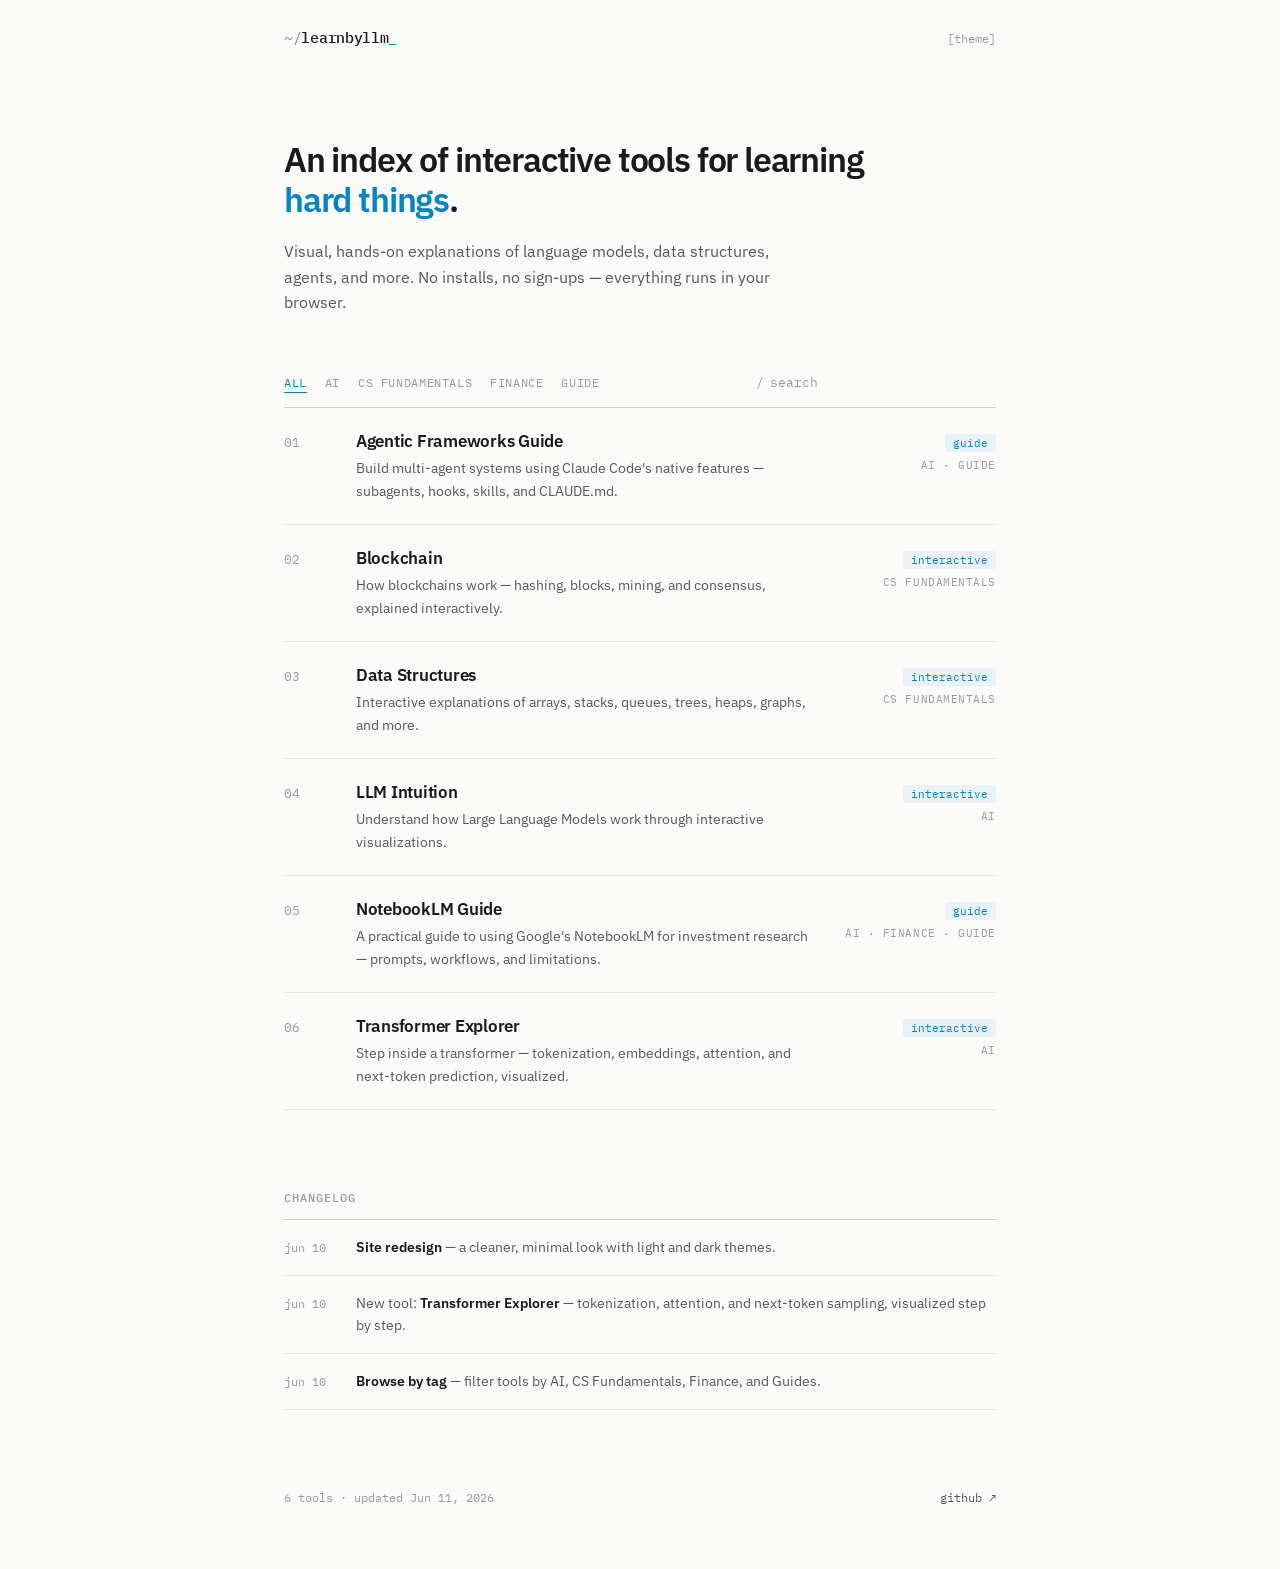
<file: index.html>
<!DOCTYPE html>
<html lang="en">

<head>
  <meta charset="UTF-8">
  <meta name="viewport" content="width=device-width, initial-scale=1.0">
  <title>LearnbyLLM — Interactive Learning Tools</title>
  <meta name="description"
    content="Interactive visualizations and guides for understanding complex concepts — LLMs, transformers, data structures, agents, and more.">

  <!-- Open Graph / social sharing -->
  <meta property="og:title" content="LearnbyLLM — Interactive Learning Tools">
  <meta property="og:description"
    content="Interactive visualizations and guides for understanding complex concepts — LLMs, transformers, data structures, agents, and more.">
  <meta property="og:type" content="website">
  <meta property="og:url" content="https://learnbyllm.github.io/">
  <meta property="og:image" content="https://learnbyllm.github.io/assets/og-image.png">
  <meta name="twitter:card" content="summary_large_image">

  <link rel="icon" type="image/svg+xml" href="assets/favicon.svg">

  <link rel="preconnect" href="https://fonts.googleapis.com">
  <link rel="preconnect" href="https://fonts.gstatic.com" crossorigin>
  <link
    href="https://fonts.googleapis.com/css2?family=IBM+Plex+Mono:wght@400;500&family=IBM+Plex+Sans:wght@400;500;600&display=swap"
    rel="stylesheet">

  <!-- Set theme before paint to avoid a flash of the wrong theme -->
  <script>
    document.documentElement.dataset.theme =
      localStorage.getItem('theme') ||
      (matchMedia('(prefers-color-scheme: light)').matches ? 'light' : 'dark');
  </script>

  <style>
    :root,
    [data-theme="dark"] {
      --bg: #0a0a0c;
      --bg-hover: #121216;
      --border: #232329;
      --border-strong: #3a3a42;
      --text: #ededf0;
      --text-secondary: #9b9ba4;
      --text-tertiary: #62626c;
      --accent: #38bdf8;
      --accent-soft: rgba(56, 189, 248, 0.09);
    }

    [data-theme="light"] {
      --bg: #fbfbfa;
      --bg-hover: #f3f3f1;
      --border: #e6e6e2;
      --border-strong: #cfcfc9;
      --text: #1a1a1c;
      --text-secondary: #57575e;
      --text-tertiary: #9a9aa0;
      --accent: #0284c7;
      --accent-soft: rgba(2, 132, 199, 0.07);
    }

    * {
      margin: 0;
      padding: 0;
      box-sizing: border-box;
    }

    ::selection {
      background: var(--accent);
      color: var(--bg);
    }

    body {
      font-family: 'IBM Plex Sans', -apple-system, BlinkMacSystemFont, 'Segoe UI', sans-serif;
      background: var(--bg);
      min-height: 100vh;
      color: var(--text);
      transition: background 0.25s ease, color 0.25s ease;
      -webkit-font-smoothing: antialiased;
    }

    .mono {
      font-family: 'IBM Plex Mono', 'Consolas', monospace;
    }

    .container {
      max-width: 760px;
      margin: 0 auto;
      padding: 0 24px 64px;
    }

    .topbar {
      display: flex;
      align-items: baseline;
      justify-content: space-between;
      padding: 26px 0;
      margin-bottom: 64px;
    }

    .wordmark {
      font-family: 'IBM Plex Mono', monospace;
      font-size: 0.92rem;
      font-weight: 500;
      color: var(--text);
      text-decoration: none;
      letter-spacing: -0.02em;
    }

    .wordmark::before {
      content: '~/';
      color: var(--text-tertiary);
    }

    .wordmark::after {
      content: '_';
      color: var(--accent);
      animation: blink 1.2s steps(1) infinite;
    }

    @keyframes blink {
      50% { opacity: 0; }
    }

    .theme-toggle {
      font-family: 'IBM Plex Mono', monospace;
      font-size: 0.78rem;
      border: none;
      background: none;
      color: var(--text-tertiary);
      cursor: pointer;
      padding: 4px 0;
      transition: color 0.15s ease;
    }

    .theme-toggle:hover {
      color: var(--accent);
    }

    h1 {
      font-size: 2.1rem;
      font-weight: 600;
      letter-spacing: -0.035em;
      line-height: 1.2;
      margin-bottom: 18px;
      max-width: 600px;
    }

    h1 em {
      font-style: normal;
      color: var(--accent);
    }

    .subtitle {
      color: var(--text-secondary);
      font-size: 0.98rem;
      line-height: 1.65;
      margin-bottom: 56px;
      max-width: 540px;
    }

    /* ---------- search + filters ---------- */
    .toolbar {
      display: flex;
      align-items: baseline;
      justify-content: space-between;
      gap: 20px;
      flex-wrap: wrap;
      border-bottom: 1px solid var(--border-strong);
      padding-bottom: 14px;
      margin-bottom: 0;
    }

    .tag-filters {
      display: flex;
      flex-wrap: wrap;
      gap: 18px;
    }

    .tag-chip {
      font-family: 'IBM Plex Mono', monospace;
      font-size: 0.76rem;
      text-transform: uppercase;
      letter-spacing: 0.05em;
      color: var(--text-tertiary);
      cursor: pointer;
      user-select: none;
      padding: 2px 0;
      border-bottom: 1px solid transparent;
      transition: color 0.15s ease;
    }

    .tag-chip:hover {
      color: var(--text);
    }

    .tag-chip.active {
      color: var(--accent);
      border-bottom-color: var(--accent);
    }

    .search-wrap {
      flex: 1;
      min-width: 180px;
      max-width: 240px;
      display: flex;
      align-items: baseline;
      gap: 6px;
    }

    .search-wrap::before {
      content: '/';
      font-family: 'IBM Plex Mono', monospace;
      color: var(--text-tertiary);
      font-size: 0.8rem;
    }

    #searchInput {
      width: 100%;
      border: none;
      background: none;
      color: var(--text);
      font-family: 'IBM Plex Mono', monospace;
      font-size: 0.82rem;
      outline: none;
      padding: 2px 0;
    }

    #searchInput::placeholder {
      color: var(--text-tertiary);
    }

    /* ---------- index list ---------- */
    .tools-list {
      margin-bottom: 80px;
    }

    .tool-row {
      display: grid;
      grid-template-columns: 52px 1fr auto;
      gap: 8px 20px;
      align-items: baseline;
      padding: 22px 0;
      border-bottom: 1px solid var(--border);
      text-decoration: none;
      color: var(--text);
      position: relative;
      transition: background 0.15s ease;
    }

    .tool-row:hover {
      background: linear-gradient(90deg, transparent, var(--accent-soft) 8%, var(--accent-soft) 92%, transparent);
    }

    .tool-num {
      font-family: 'IBM Plex Mono', monospace;
      font-size: 0.8rem;
      color: var(--text-tertiary);
      transition: color 0.15s ease;
    }

    .tool-row:hover .tool-num {
      color: var(--accent);
    }

    .tool-main {
      min-width: 0;
    }

    .tool-name {
      font-size: 1.05rem;
      font-weight: 600;
      letter-spacing: -0.015em;
      display: inline-block;
      margin-bottom: 5px;
    }

    .tool-row:hover .tool-name::after {
      content: ' →';
      color: var(--accent);
    }

    .tool-description {
      color: var(--text-secondary);
      font-size: 0.88rem;
      line-height: 1.6;
      max-width: 460px;
    }

    .tool-side {
      display: flex;
      flex-direction: column;
      align-items: flex-end;
      gap: 6px;
      text-align: right;
    }

    .tool-tags {
      font-family: 'IBM Plex Mono', monospace;
      font-size: 0.68rem;
      text-transform: uppercase;
      letter-spacing: 0.05em;
      color: var(--text-tertiary);
    }

    .tool-type {
      font-family: 'IBM Plex Mono', monospace;
      font-size: 0.68rem;
      color: var(--accent);
      background: var(--accent-soft);
      padding: 2px 8px;
      border-radius: 3px;
    }

    /* ---------- what's new ---------- */
    .section-title {
      font-family: 'IBM Plex Mono', monospace;
      font-size: 0.76rem;
      font-weight: 500;
      text-transform: uppercase;
      letter-spacing: 0.08em;
      color: var(--text-tertiary);
      border-bottom: 1px solid var(--border-strong);
      padding-bottom: 14px;
      margin-bottom: 0;
    }

    .whats-new {
      margin-bottom: 80px;
    }

    .whats-new-item {
      display: grid;
      grid-template-columns: 52px 1fr;
      gap: 20px;
      padding: 16px 0;
      border-bottom: 1px solid var(--border);
      font-size: 0.88rem;
      line-height: 1.6;
      align-items: baseline;
    }

    .whats-new-date {
      font-family: 'IBM Plex Mono', monospace;
      color: var(--text-tertiary);
      font-size: 0.72rem;
      white-space: nowrap;
    }

    .whats-new-text {
      color: var(--text-secondary);
    }

    .whats-new-text strong {
      color: var(--text);
      font-weight: 600;
    }

    /* ---------- states ---------- */
    .loading {
      text-align: center;
      padding: 60px;
      color: var(--text-tertiary);
      font-family: 'IBM Plex Mono', monospace;
      font-size: 0.82rem;
    }

    .error {
      text-align: center;
      padding: 40px;
      color: #ef4444;
      font-family: 'IBM Plex Mono', monospace;
      font-size: 0.85rem;
    }

    .empty-state {
      text-align: center;
      padding: 50px;
      color: var(--text-tertiary);
      font-family: 'IBM Plex Mono', monospace;
      font-size: 0.82rem;
    }

    footer {
      font-family: 'IBM Plex Mono', monospace;
      color: var(--text-tertiary);
      font-size: 0.74rem;
      display: flex;
      justify-content: space-between;
      flex-wrap: wrap;
      gap: 10px;
    }

    footer a {
      color: var(--text-secondary);
      text-decoration: none;
    }

    footer a:hover {
      color: var(--accent);
    }

    @media (max-width: 640px) {
      .topbar {
        margin-bottom: 44px;
      }

      h1 {
        font-size: 1.6rem;
      }

      .tool-row {
        grid-template-columns: 40px 1fr;
      }

      .tool-side {
        grid-column: 2;
        flex-direction: row;
        align-items: baseline;
        gap: 12px;
      }

      .whats-new-item {
        grid-template-columns: 40px 1fr;
      }
    }
  </style>
</head>

<body>
  <div class="container">
    <nav class="topbar">
      <a href="/" class="wordmark">learnbyllm</a>
      <button class="theme-toggle" id="themeToggle" aria-label="Toggle theme">[theme]</button>
    </nav>

    <header>
      <h1>An index of interactive tools for learning <em>hard things</em>.</h1>
      <p class="subtitle">Visual, hands-on explanations of language models, data structures, agents,
        and more. No installs, no sign-ups — everything runs in your browser.</p>
    </header>

    <div class="toolbar">
      <div class="tag-filters" id="tagFilters"></div>
      <div class="search-wrap">
        <input type="text" id="searchInput" placeholder="search" oninput="filterTools()">
      </div>
    </div>

    <div class="tools-list" id="toolsGrid">
      <div class="loading">loading index…</div>
    </div>

    <h2 class="section-title">Changelog</h2>
    <div class="whats-new" id="whatsNew"></div>

    <footer>
      <p><span id="toolCount">–</span> tools · updated <span id="lastUpdated">–</span></p>
      <p><a href="https://github.com/LearnbyLLM/LearnbyLLM.github.io" target="_blank" rel="noopener">github ↗</a></p>
    </footer>
  </div>

  <script>
    // =============================================
    // CONFIGURATION
    // =============================================
    const GITHUB_USERNAME = 'LearnbyLLM';
    const GITHUB_REPO = 'LearnbyLLM.github.io';
    const TOOLS_FOLDER = 'tools';
    // =============================================

    // Tool metadata - add descriptions for your tools.
    // Keys should match filenames (without .html) or directory names.
    // `name` overrides the auto-generated display name.
    const toolMetadata = {
      'data-structures': {
        description: 'Interactive explanations of arrays, stacks, queues, trees, heaps, graphs, and more.',
        tags: ['CS Fundamentals']
      },
      'blockchain': {
        description: 'How blockchains work — hashing, blocks, mining, and consensus, explained interactively.',
        tags: ['CS Fundamentals']
      },
      'llm-intuition': {
        name: 'LLM Intuition',
        description: 'Understand how Large Language Models work through interactive visualizations.',
        tags: ['AI']
      },
      'transformer-explorer': {
        description: 'Step inside a transformer — tokenization, embeddings, attention, and next-token prediction, visualized.',
        tags: ['AI']
      },
      'notebooklm-guide': {
        name: 'NotebookLM Guide',
        description: 'A practical guide to using Google\'s NotebookLM for investment research — prompts, workflows, and limitations.',
        tags: ['AI', 'Finance', 'Guide']
      },
      'agentic-frameworks-guide': {
        description: 'Build multi-agent systems using Claude Code\'s native features — subagents, hooks, skills, and CLAUDE.md.',
        tags: ['AI', 'Guide']
      },
    };

    // Default metadata for tools without custom info
    const defaultMeta = {
      description: 'An interactive learning tool.',
      tags: []
    };

    // Newest first. Keep this list short — only the latest few entries show.
    const whatsNew = [
      { date: '2026-06-10', text: '<strong>Site redesign</strong> — a cleaner, minimal look with light and dark themes.' },
      { date: '2026-06-10', text: 'New tool: <strong>Transformer Explorer</strong> — tokenization, attention, and next-token sampling, visualized step by step.' },
      { date: '2026-06-10', text: '<strong>Browse by tag</strong> — filter tools by AI, CS Fundamentals, Finance, and Guides.' },
    ];
    const WHATS_NEW_LIMIT = 4;

    let allTools = [];
    let activeTag = 'All';

    // ---------- theme ----------
    document.getElementById('themeToggle').addEventListener('click', () => {
      const next = document.documentElement.dataset.theme === 'light' ? 'dark' : 'light';
      document.documentElement.dataset.theme = next;
      localStorage.setItem('theme', next);
    });

    // ---------- data loading ----------
    // Load the tool list from the static tools.json (generated by a GitHub
    // Action — fast, no rate limits). Falls back to the GitHub API if the
    // file is missing.
    async function fetchTools() {
      const grid = document.getElementById('toolsGrid');

      try {
        let files;

        try {
          const response = await fetch('tools.json', { cache: 'no-cache' });
          if (!response.ok) throw new Error(`HTTP ${response.status}`);
          const data = await response.json();
          files = data.tools;
          setLastUpdated(data.generated);
        } catch (staticError) {
          console.warn('tools.json unavailable, falling back to GitHub API:', staticError);
          const apiUrl = `https://api.github.com/repos/${GITHUB_USERNAME}/${GITHUB_REPO}/contents/${TOOLS_FOLDER}`;
          const response = await fetch(apiUrl);
          if (!response.ok) throw new Error(`HTTP ${response.status}`);
          files = await response.json();
          fetchLastUpdate();
        }

        // Include HTML files and directories (guide-style tools)
        allTools = files
          .filter(file => file.name.endsWith('.html') || file.type === 'dir')
          .filter(file => file.name !== '.gitkeep')
          .map(file => {
            const isDir = file.type === 'dir';
            const key = isDir ? file.name : file.name.replace('.html', '');
            const displayName = key
              .split('-')
              .map(word => word.charAt(0).toUpperCase() + word.slice(1))
              .join(' ');

            const meta = toolMetadata[key] || defaultMeta;

            return {
              type: isDir ? 'guide' : 'interactive',
              path: isDir ? `${TOOLS_FOLDER}/${file.name}/` : `${TOOLS_FOLDER}/${file.name}`,
              name: displayName,
              ...meta // metadata may override the auto-generated name
            };
          });

        document.getElementById('toolCount').textContent = allTools.length;

        renderTagFilters();
        filterTools();

      } catch (error) {
        console.error('Error fetching tools:', error);
        grid.innerHTML = `<div class="error">couldn't load the tool index — try refreshing</div>`;
      }
    }

    function setLastUpdated(isoDate) {
      if (!isoDate) return;
      const date = new Date(isoDate);
      const options = { month: 'short', day: 'numeric', year: 'numeric' };
      document.getElementById('lastUpdated').textContent = date.toLocaleDateString('en-US', options);
    }

    async function fetchLastUpdate() {
      try {
        const apiUrl = `https://api.github.com/repos/${GITHUB_USERNAME}/${GITHUB_REPO}/commits?per_page=1`;
        const response = await fetch(apiUrl);
        const commits = await response.json();

        if (commits.length > 0) {
          setLastUpdated(commits[0].commit.committer.date);
        }
      } catch (error) {
        console.error('Error fetching last update:', error);
      }
    }

    // ---------- rendering ----------
    function renderTagFilters() {
      const tags = [...new Set(allTools.flatMap(tool => tool.tags || []))].sort();
      if (tags.length === 0) return;

      const container = document.getElementById('tagFilters');
      container.innerHTML = ['All', ...tags].map(tag => `
                <span class="tag-chip${tag === activeTag ? ' active' : ''}" data-tag="${tag}">${tag}</span>
            `).join('');

      container.querySelectorAll('.tag-chip').forEach(chip => {
        chip.addEventListener('click', () => {
          activeTag = chip.dataset.tag;
          container.querySelectorAll('.tag-chip').forEach(c =>
            c.classList.toggle('active', c.dataset.tag === activeTag));
          filterTools();
        });
      });
    }

    function renderTools(tools) {
      const grid = document.getElementById('toolsGrid');

      if (tools.length === 0) {
        grid.innerHTML = `<div class="empty-state">nothing matches — try a different search</div>`;
        return;
      }

      grid.innerHTML = tools.map((tool, i) => `
                <a href="${tool.path}" class="tool-row">
                    <span class="tool-num">${String(i + 1).padStart(2, '0')}</span>
                    <div class="tool-main">
                        <span class="tool-name">${tool.name}</span>
                        <div class="tool-description">${tool.description}</div>
                    </div>
                    <div class="tool-side">
                        <span class="tool-type">${tool.type}</span>
                        <span class="tool-tags">${(tool.tags || []).join(' · ')}</span>
                    </div>
                </a>
            `).join('');
    }

    function renderWhatsNew() {
      const container = document.getElementById('whatsNew');
      container.innerHTML = whatsNew.slice(0, WHATS_NEW_LIMIT).map(item => {
        const date = new Date(item.date + 'T00:00:00');
        const label = date.toLocaleDateString('en-US', { month: 'short', day: 'numeric' }).toLowerCase();
        return `
                <div class="whats-new-item">
                    <span class="whats-new-date">${label}</span>
                    <span class="whats-new-text">${item.text}</span>
                </div>`;
      }).join('');
    }

    function filterTools() {
      const query = document.getElementById('searchInput').value.toLowerCase();

      const filtered = allTools.filter(tool =>
        (activeTag === 'All' || (tool.tags || []).includes(activeTag)) &&
        (tool.name.toLowerCase().includes(query) ||
          tool.description.toLowerCase().includes(query))
      );

      renderTools(filtered);
    }

    // Keyboard shortcut for search
    document.addEventListener('keydown', (e) => {
      if (e.key === '/' && document.activeElement.tagName !== 'INPUT') {
        e.preventDefault();
        document.getElementById('searchInput').focus();
      }
      if (e.key === 'Escape') {
        document.getElementById('searchInput').value = '';
        filterTools();
        document.getElementById('searchInput').blur();
      }
    });

    // Initialize
    fetchTools();
    renderWhatsNew();
  </script>
</body>

</html>
</file>
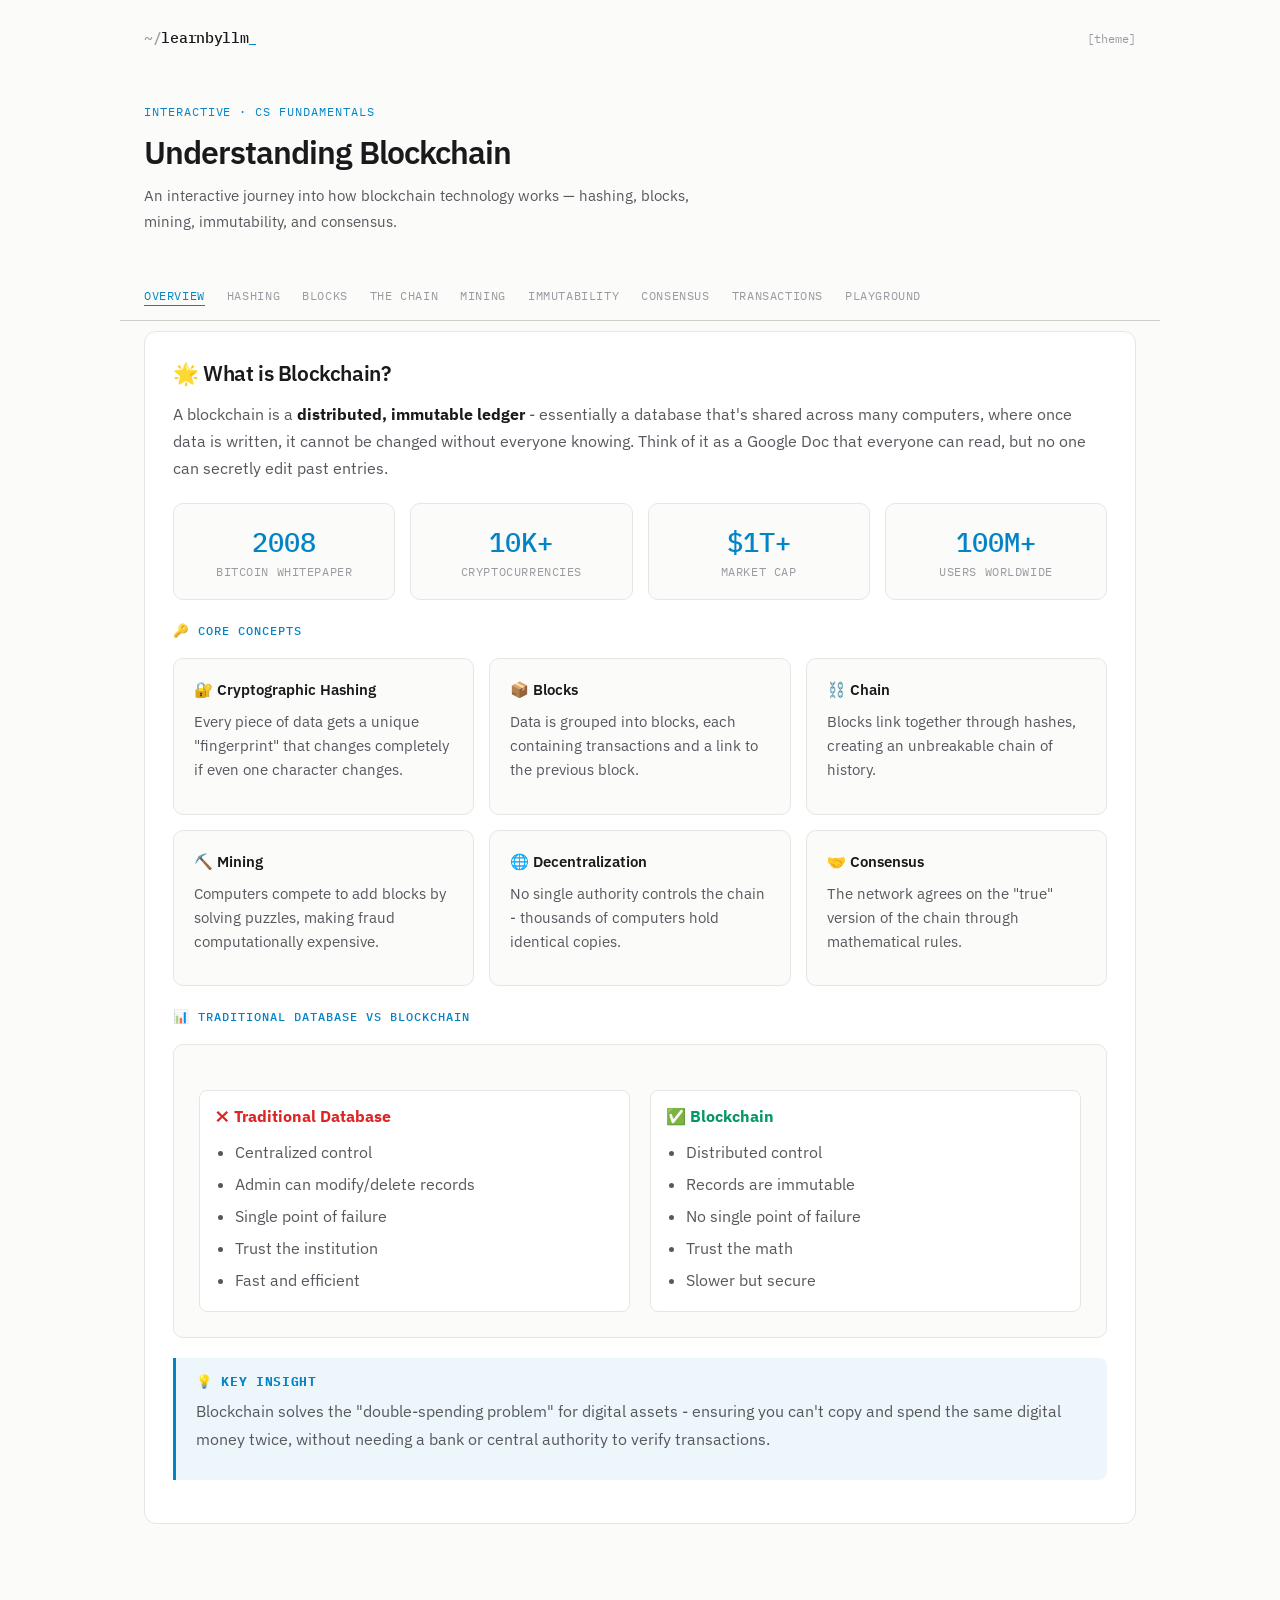
<file: tools/blockchain.html>
<!DOCTYPE html>
<html lang="en">
<head>
    <meta charset="UTF-8">
    <meta name="viewport" content="width=device-width, initial-scale=1.0">
    <title>Understanding Blockchain - Interactive Guide</title>
    <meta name="description" content="How blockchains work — hashing, blocks, mining, and consensus, explained interactively.">
    <meta property="og:title" content="Understanding Blockchain">
    <meta property="og:description" content="How blockchains work — hashing, blocks, mining, and consensus, explained interactively.">
    <meta property="og:type" content="website">
    <meta property="og:url" content="https://learnbyllm.github.io/tools/blockchain.html">
    <meta property="og:image" content="https://learnbyllm.github.io/assets/og-image.png">
    <meta name="twitter:card" content="summary_large_image">
    <link rel="icon" type="image/svg+xml" href="../assets/favicon.svg">
    <link rel="preconnect" href="https://fonts.googleapis.com">
    <link rel="preconnect" href="https://fonts.gstatic.com" crossorigin>
    <link href="https://fonts.googleapis.com/css2?family=IBM+Plex+Mono:wght@400;500&family=IBM+Plex+Sans:wght@400;500;600&display=swap" rel="stylesheet">
    <link rel="stylesheet" href="../assets/tool-theme.css">
    <script src="../assets/theme.js"></script>
    <style>
        .container {
            max-width: 1040px;
            margin: 0 auto;
            padding: 10px 24px 60px;
        }

        .section {
            display: none;
            animation: fadeIn 0.4s ease;
        }

        .section.active {
            display: block;
        }

        @keyframes fadeIn {
            from { opacity: 0; transform: translateY(15px); }
            to { opacity: 1; transform: translateY(0); }
        }

        .description {
            color: var(--text-secondary);
            line-height: 1.75;
            margin-bottom: 20px;
            font-size: 1rem;
        }

        .interactive-area {
            background: var(--bg);
            border-radius: 10px;
            padding: 25px;
            margin: 20px 0;
            border: 1px solid var(--border);
        }

        .info-box {
            background: var(--accent-soft);
            border-left: 3px solid var(--accent);
            padding: 15px 20px;
            border-radius: 0 8px 8px 0;
            margin: 15px 0;
        }

        .info-box.warning {
            background: color-mix(in srgb, var(--warn) 9%, transparent);
            border-left-color: var(--warn);
        }

        .info-box.success {
            background: color-mix(in srgb, var(--ok) 9%, transparent);
            border-left-color: var(--ok);
        }

        .info-box.danger {
            background: color-mix(in srgb, var(--bad) 9%, transparent);
            border-left-color: var(--bad);
        }

        .info-box h4 {
            font-family: 'IBM Plex Mono', monospace;
            font-size: 0.82rem;
            text-transform: uppercase;
            letter-spacing: 0.05em;
            color: var(--accent);
            margin-bottom: 8px;
        }

        .info-box.warning h4 { color: var(--warn); }
        .info-box.success h4 { color: var(--ok); }
        .info-box.danger h4 { color: var(--bad); }

        button:disabled {
            opacity: 0.5;
            cursor: not-allowed;
        }

        input, textarea {
            padding: 10px 14px;
            border: 1px solid var(--border-strong);
            border-radius: 6px;
            background: var(--bg);
            color: var(--text);
            font-size: 0.92rem;
            font-family: 'IBM Plex Mono', monospace;
            width: 100%;
            transition: border-color 0.2s;
        }

        input[type="range"] {
            border: none;
            background: transparent;
            padding: 0;
        }

        input:focus, textarea:focus {
            outline: none;
            border-color: var(--accent);
        }

        input::placeholder, textarea::placeholder {
            color: var(--text-tertiary);
        }

        /* Hash Visualization */
        .hash-demo {
            display: flex;
            flex-direction: column;
            gap: 20px;
        }

        .hash-input-section {
            display: flex;
            gap: 15px;
            align-items: flex-start;
        }

        .hash-input-section input {
            flex: 1;
        }

        .hash-output {
            background: var(--bg-elevated);
            border: 1px solid var(--border);
            border-radius: 8px;
            padding: 20px;
            font-family: 'IBM Plex Mono', monospace;
            word-break: break-all;
            position: relative;
        }

        .hash-output .label {
            position: absolute;
            top: -10px;
            left: 15px;
            background: var(--bg-elevated);
            padding: 0 8px;
            font-family: 'IBM Plex Mono', monospace;
            font-size: 0.72rem;
            text-transform: uppercase;
            letter-spacing: 0.05em;
            color: var(--text-tertiary);
        }

        .hash-value {
            color: var(--ok);
            font-size: 1rem;
            letter-spacing: 0.5px;
        }

        .hash-comparison {
            display: grid;
            grid-template-columns: 1fr 1fr;
            gap: 20px;
            margin-top: 20px;
        }

        .hash-compare-box {
            background: var(--bg-elevated);
            border-radius: 8px;
            padding: 15px;
            border: 1px solid var(--border);
        }

        .hash-compare-box.match {
            border-color: var(--ok);
        }

        .hash-compare-box.no-match {
            border-color: var(--bad);
        }

        /* Block Visualization */
        .block {
            background: var(--bg-elevated);
            border: 1px solid var(--border-strong);
            border-radius: 12px;
            padding: 20px;
            margin: 15px 0;
            position: relative;
            transition: border-color 0.3s ease;
        }

        .block.valid {
            border-color: var(--ok);
        }

        .block.invalid {
            border-color: var(--bad);
            animation: shake 0.5s ease;
        }

        @keyframes shake {
            0%, 100% { transform: translateX(0); }
            25% { transform: translateX(-5px); }
            75% { transform: translateX(5px); }
        }

        .block-header {
            display: flex;
            justify-content: space-between;
            align-items: center;
            margin-bottom: 15px;
            padding-bottom: 15px;
            border-bottom: 1px solid var(--border);
        }

        .block-number {
            font-family: 'IBM Plex Mono', monospace;
            font-size: 1rem;
            font-weight: 500;
            color: var(--accent);
        }

        .block-status {
            font-family: 'IBM Plex Mono', monospace;
            padding: 4px 10px;
            border-radius: 6px;
            font-size: 0.72rem;
            font-weight: 500;
            text-transform: uppercase;
            letter-spacing: 0.04em;
        }

        .block-status.valid {
            background: color-mix(in srgb, var(--ok) 12%, transparent);
            color: var(--ok);
        }

        .block-status.invalid {
            background: color-mix(in srgb, var(--bad) 12%, transparent);
            color: var(--bad);
        }

        .block-field {
            margin: 12px 0;
        }

        .block-field label {
            display: block;
            font-family: 'IBM Plex Mono', monospace;
            font-size: 0.72rem;
            text-transform: uppercase;
            letter-spacing: 0.05em;
            color: var(--text-tertiary);
            margin-bottom: 5px;
        }

        .block-field input {
            font-family: 'IBM Plex Mono', monospace;
        }

        .block-field .hash-display {
            background: var(--bg);
            padding: 10px 15px;
            border-radius: 6px;
            font-family: 'IBM Plex Mono', monospace;
            font-size: 0.88rem;
            color: var(--ok);
            word-break: break-all;
            border: 1px solid var(--border);
        }

        .hash-display.prev-hash,
        .mini-hash.prev,
        .merkle-node.leaf,
        .code-block .function {
            color: #a78bfa;
        }

        [data-theme="light"] .hash-display.prev-hash,
        [data-theme="light"] .mini-hash.prev,
        [data-theme="light"] .merkle-node.leaf,
        [data-theme="light"] .code-block .function {
            color: #7c3aed;
        }

        /* Chain Visualization */
        .chain-container {
            display: flex;
            gap: 10px;
            overflow-x: auto;
            padding: 20px 0;
            align-items: center;
        }

        .chain-block {
            min-width: 200px;
            background: var(--bg-elevated);
            border: 1px solid var(--border-strong);
            border-radius: 10px;
            padding: 15px;
            flex-shrink: 0;
            transition: border-color 0.3s ease;
        }

        .chain-block.valid {
            border-color: var(--ok);
        }

        .chain-block.invalid {
            border-color: var(--bad);
        }

        .chain-block.genesis {
            border-color: var(--accent);
            background: var(--accent-soft);
        }

        .chain-link {
            font-size: 2rem;
            color: var(--border-strong);
        }

        .chain-link.valid {
            color: var(--ok);
        }

        .chain-link.invalid {
            color: var(--bad);
        }

        .mini-hash {
            font-family: 'IBM Plex Mono', monospace;
            font-size: 0.75rem;
            color: var(--ok);
            word-break: break-all;
        }

        /* Mining Visualization */
        .mining-container {
            text-align: center;
        }

        .mining-stats {
            display: grid;
            grid-template-columns: repeat(3, 1fr);
            gap: 15px;
            margin: 20px 0;
        }

        .mining-stat {
            background: var(--bg-elevated);
            border-radius: 8px;
            padding: 15px;
            border: 1px solid var(--border);
        }

        .mining-stat-value {
            font-size: 1.6rem;
            font-weight: 500;
            color: var(--accent);
            font-family: 'IBM Plex Mono', monospace;
        }

        .mining-stat-label {
            font-family: 'IBM Plex Mono', monospace;
            font-size: 0.72rem;
            text-transform: uppercase;
            letter-spacing: 0.05em;
            color: var(--text-tertiary);
            margin-top: 5px;
        }

        .nonce-display {
            font-family: 'IBM Plex Mono', monospace;
            font-size: 2rem;
            color: var(--warn);
            margin: 20px 0;
        }

        .mining-hash {
            font-family: 'IBM Plex Mono', monospace;
            font-size: 0.95rem;
            padding: 15px;
            background: var(--bg-elevated);
            border-radius: 8px;
            margin: 15px 0;
            word-break: break-all;
            border: 1px solid var(--border);
        }

        .mining-hash .leading-zeros {
            color: var(--ok);
            font-weight: 600;
        }

        .mining-hash .rest {
            color: var(--text-secondary);
        }

        .difficulty-slider {
            width: 100%;
            margin: 15px 0;
        }

        /* Transaction Visualization */
        .transaction {
            background: var(--bg-elevated);
            border: 1px solid var(--border);
            border-radius: 8px;
            padding: 15px;
            margin: 10px 0;
            display: flex;
            align-items: center;
            gap: 15px;
        }

        .tx-icon {
            font-size: 1.5rem;
        }

        .tx-details {
            flex: 1;
        }

        .tx-amount {
            font-family: 'IBM Plex Mono', monospace;
            font-weight: 600;
            color: var(--ok);
        }

        .tx-parties {
            font-size: 0.9rem;
            color: var(--text-secondary);
        }

        .tx-hash {
            font-family: 'IBM Plex Mono', monospace;
            font-size: 0.75rem;
            color: var(--accent);
        }

        /* Network Visualization */
        .network-container {
            position: relative;
            height: 400px;
            background: var(--bg-elevated);
            border-radius: 10px;
            border: 1px solid var(--border);
            overflow: hidden;
        }

        .node {
            position: absolute;
            width: 80px;
            height: 80px;
            background: var(--bg);
            border: 1px solid var(--border-strong);
            border-radius: 12px;
            display: flex;
            flex-direction: column;
            align-items: center;
            justify-content: center;
            cursor: pointer;
            transition: border-color 0.3s ease, transform 0.3s ease;
        }

        .node:hover {
            transform: scale(1.1);
            border-color: var(--accent);
        }

        .node.synced {
            border-color: var(--ok);
        }

        .node.syncing {
            border-color: var(--warn);
            animation: pulse 1s infinite;
        }

        @keyframes pulse {
            0%, 100% { opacity: 1; }
            50% { opacity: 0.55; }
        }

        .node-icon {
            font-size: 1.5rem;
        }

        .node-label {
            font-family: 'IBM Plex Mono', monospace;
            font-size: 0.68rem;
            color: var(--text-secondary);
            margin-top: 3px;
        }

        /* Comparison Grid */
        .comparison-grid {
            display: grid;
            grid-template-columns: repeat(auto-fit, minmax(250px, 1fr));
            gap: 15px;
            margin: 20px 0;
        }

        .comparison-item {
            background: var(--bg);
            border-radius: 10px;
            padding: 20px;
            border: 1px solid var(--border);
        }

        .comparison-item h4 {
            color: var(--text);
            font-size: 0.95rem;
            font-weight: 600;
            margin-bottom: 10px;
            display: flex;
            align-items: center;
            gap: 8px;
        }

        .comparison-item p {
            color: var(--text-secondary);
            font-size: 0.95rem;
            line-height: 1.6;
        }

        /* Playground Chain */
        .playground-chain {
            display: flex;
            flex-direction: column;
            gap: 20px;
        }

        .add-block-form {
            display: flex;
            gap: 10px;
            margin-bottom: 20px;
        }

        .add-block-form input {
            flex: 1;
        }

        /* Merkle Tree */
        .merkle-tree {
            display: flex;
            flex-direction: column;
            align-items: center;
            gap: 30px;
            padding: 30px;
        }

        .merkle-level {
            display: flex;
            gap: 20px;
            justify-content: center;
        }

        .merkle-node {
            background: var(--bg-elevated);
            border: 1px solid var(--border);
            border-radius: 8px;
            padding: 10px 15px;
            font-family: 'IBM Plex Mono', monospace;
            font-size: 0.75rem;
            color: var(--ok);
            text-align: center;
            min-width: 100px;
        }

        .merkle-node.root {
            border-color: var(--accent);
            background: var(--accent-soft);
        }

        /* Stats Display */
        .stats-grid {
            display: grid;
            grid-template-columns: repeat(auto-fit, minmax(150px, 1fr));
            gap: 15px;
            margin: 20px 0;
        }

        .stat-card {
            background: var(--bg);
            border-radius: 10px;
            padding: 20px;
            text-align: center;
            border: 1px solid var(--border);
        }

        .stat-value {
            font-family: 'IBM Plex Mono', monospace;
            font-size: 1.7rem;
            font-weight: 500;
            color: var(--accent);
        }

        .stat-label {
            font-family: 'IBM Plex Mono', monospace;
            font-size: 0.72rem;
            text-transform: uppercase;
            letter-spacing: 0.05em;
            color: var(--text-tertiary);
            margin-top: 5px;
        }

        /* Code Block */
        .code-block {
            background: var(--bg-elevated);
            border: 1px solid var(--border);
            border-radius: 8px;
            padding: 20px;
            font-family: 'IBM Plex Mono', monospace;
            font-size: 0.88rem;
            color: var(--text);
            overflow-x: auto;
            margin: 15px 0;
        }

        .code-block .keyword {
            color: var(--bad);
        }

        .code-block .string {
            color: var(--accent);
        }

        .code-block .comment {
            color: var(--text-tertiary);
        }

        /* Timeline */
        .timeline {
            position: relative;
            padding-left: 30px;
        }

        .timeline::before {
            content: '';
            position: absolute;
            left: 10px;
            top: 0;
            bottom: 0;
            width: 2px;
            background: var(--border-strong);
        }

        .timeline-item {
            position: relative;
            padding: 15px 0;
        }

        .timeline-item::before {
            content: '';
            position: absolute;
            left: -24px;
            top: 20px;
            width: 12px;
            height: 12px;
            border-radius: 6px;
            background: var(--accent);
            border: 2px solid var(--bg-elevated);
        }

        .timeline-item h4 {
            color: var(--text);
            margin-bottom: 5px;
        }

        .timeline-item p {
            color: var(--text-secondary);
            font-size: 0.95rem;
        }

        /* Responsive */
        @media (max-width: 768px) {
            .container {
                padding: 10px 15px 40px;
            }

            .card {
                padding: 20px;
            }

            .hash-comparison {
                grid-template-columns: 1fr;
            }

            .mining-stats {
                grid-template-columns: 1fr;
            }

            .hash-input-section {
                flex-direction: column;
            }
        }
    </style>
</head>
<body>
    <nav class="site-topbar"><a href="../index.html" class="wordmark">learnbyllm</a><button class="theme-toggle" id="themeToggle" aria-label="Toggle theme">[theme]</button></nav>

    <header class="tool-header">
        <p class="tool-kicker">interactive · cs fundamentals</p>
        <h1>Understanding Blockchain</h1>
        <p class="tool-sub">An interactive journey into how blockchain technology works — hashing, blocks, mining, immutability, and consensus.</p>
    </header>

    <nav class="nav-tabs">
        <button class="nav-tab active" onclick="showSection('overview')">Overview</button>
        <button class="nav-tab" onclick="showSection('hashing')">Hashing</button>
        <button class="nav-tab" onclick="showSection('blocks')">Blocks</button>
        <button class="nav-tab" onclick="showSection('chain')">The Chain</button>
        <button class="nav-tab" onclick="showSection('mining')">Mining</button>
        <button class="nav-tab" onclick="showSection('immutability')">Immutability</button>
        <button class="nav-tab" onclick="showSection('consensus')">Consensus</button>
        <button class="nav-tab" onclick="showSection('transactions')">Transactions</button>
        <button class="nav-tab" onclick="showSection('playground')">Playground</button>
    </nav>

    <div class="container">
        <!-- Overview Section -->
        <section id="overview" class="section active">
            <div class="card">
                <h2>🌟 What is Blockchain?</h2>
                <p class="description">
                    A blockchain is a <strong>distributed, immutable ledger</strong> - essentially a database that's shared across many computers, 
                    where once data is written, it cannot be changed without everyone knowing. Think of it as a Google Doc that everyone can 
                    read, but no one can secretly edit past entries.
                </p>

                <div class="stats-grid">
                    <div class="stat-card">
                        <div class="stat-value">2008</div>
                        <div class="stat-label">Bitcoin Whitepaper</div>
                    </div>
                    <div class="stat-card">
                        <div class="stat-value">10K+</div>
                        <div class="stat-label">Cryptocurrencies</div>
                    </div>
                    <div class="stat-card">
                        <div class="stat-value">$1T+</div>
                        <div class="stat-label">Market Cap</div>
                    </div>
                    <div class="stat-card">
                        <div class="stat-value">100M+</div>
                        <div class="stat-label">Users Worldwide</div>
                    </div>
                </div>

                <h3>🔑 Core Concepts</h3>
                <div class="comparison-grid">
                    <div class="comparison-item">
                        <h4>🔐 Cryptographic Hashing</h4>
                        <p>Every piece of data gets a unique "fingerprint" that changes completely if even one character changes.</p>
                    </div>
                    <div class="comparison-item">
                        <h4>📦 Blocks</h4>
                        <p>Data is grouped into blocks, each containing transactions and a link to the previous block.</p>
                    </div>
                    <div class="comparison-item">
                        <h4>⛓️ Chain</h4>
                        <p>Blocks link together through hashes, creating an unbreakable chain of history.</p>
                    </div>
                    <div class="comparison-item">
                        <h4>⛏️ Mining</h4>
                        <p>Computers compete to add blocks by solving puzzles, making fraud computationally expensive.</p>
                    </div>
                    <div class="comparison-item">
                        <h4>🌐 Decentralization</h4>
                        <p>No single authority controls the chain - thousands of computers hold identical copies.</p>
                    </div>
                    <div class="comparison-item">
                        <h4>🤝 Consensus</h4>
                        <p>The network agrees on the "true" version of the chain through mathematical rules.</p>
                    </div>
                </div>

                <h3>📊 Traditional Database vs Blockchain</h3>
                <div class="interactive-area">
                    <div class="hash-comparison">
                        <div class="hash-compare-box">
                            <h4 style="color: var(--bad);">❌ Traditional Database</h4>
                            <ul style="color: var(--text-secondary); margin-top: 10px; padding-left: 20px; line-height: 2;">
                                <li>Centralized control</li>
                                <li>Admin can modify/delete records</li>
                                <li>Single point of failure</li>
                                <li>Trust the institution</li>
                                <li>Fast and efficient</li>
                            </ul>
                        </div>
                        <div class="hash-compare-box">
                            <h4 style="color: var(--ok);">✅ Blockchain</h4>
                            <ul style="color: var(--text-secondary); margin-top: 10px; padding-left: 20px; line-height: 2;">
                                <li>Distributed control</li>
                                <li>Records are immutable</li>
                                <li>No single point of failure</li>
                                <li>Trust the math</li>
                                <li>Slower but secure</li>
                            </ul>
                        </div>
                    </div>
                </div>

                <div class="info-box">
                    <h4>💡 Key Insight</h4>
                    <p>Blockchain solves the "double-spending problem" for digital assets - ensuring you can't copy and spend the same digital money twice, 
                    without needing a bank or central authority to verify transactions.</p>
                </div>
            </div>
        </section>

        <!-- Hashing Section -->
        <section id="hashing" class="section">
            <div class="card">
                <h2>🔐 Cryptographic Hashing</h2>
                <p class="description">
                    A hash function takes any input and produces a fixed-size "fingerprint" called a hash. 
                    The same input always produces the same hash, but even a tiny change creates a completely different hash. 
                    This is the foundation of blockchain security.
                </p>

                <div class="info-box">
                    <h4>Properties of a Good Hash Function</h4>
                    <p>
                        <strong>1. Deterministic:</strong> Same input → same output, always.<br>
                        <strong>2. Fast:</strong> Quick to compute.<br>
                        <strong>3. One-way:</strong> Can't reverse-engineer the input from the hash.<br>
                        <strong>4. Collision-resistant:</strong> Nearly impossible to find two inputs with the same hash.<br>
                        <strong>5. Avalanche effect:</strong> Small change in input → massive change in output.
                    </p>
                </div>

                <div class="interactive-area">
                    <h3>🧪 Try It: Hash Any Text</h3>
                    <div class="hash-demo">
                        <div class="hash-input-section">
                            <input type="text" id="hashInput" placeholder="Type anything..." value="Hello, Blockchain!" oninput="updateHash()">
                            <button class="btn-primary" onclick="updateHash()">Hash It</button>
                        </div>
                        
                        <div class="hash-output">
                            <span class="label">SHA-256 Hash</span>
                            <div class="hash-value" id="hashOutput">-</div>
                        </div>
                        
                        <div style="color: var(--text-secondary); font-size: 0.9rem;">
                            <p>✨ Try changing just ONE character and watch the entire hash change!</p>
                        </div>
                    </div>
                </div>

                <h3>🎯 The Avalanche Effect</h3>
                <p class="description">Watch how similar inputs produce completely different hashes:</p>
                
                <div class="interactive-area">
                    <div class="hash-comparison">
                        <div class="hash-compare-box">
                            <div style="margin-bottom: 10px;">
                                <strong>Input 1:</strong> <span id="avalanche1Input">Hello</span>
                            </div>
                            <div class="mini-hash" id="avalanche1Hash">-</div>
                        </div>
                        <div class="hash-compare-box">
                            <div style="margin-bottom: 10px;">
                                <strong>Input 2:</strong> <span id="avalanche2Input">hello</span>
                            </div>
                            <div class="mini-hash" id="avalanche2Hash">-</div>
                        </div>
                    </div>
                    <div style="margin-top: 15px;">
                        <button class="btn-secondary" onclick="showAvalanche('Hello', 'hello')">Hello vs hello</button>
                        <button class="btn-secondary" onclick="showAvalanche('Block 1', 'Block 2')">Block 1 vs Block 2</button>
                        <button class="btn-secondary" onclick="showAvalanche('100 BTC', '100.0 BTC')">100 BTC vs 100.0 BTC</button>
                    </div>
                    <div id="avalancheDiff" style="margin-top: 15px; color: var(--text-secondary);"></div>
                </div>

                <h3>🔢 Hash as a Number</h3>
                <p class="description">
                    Hashes are actually huge numbers in hexadecimal. This is important for mining - 
                    we can compare hashes to find ones "smaller" than a target.
                </p>
                
                <div class="interactive-area">
                    <div class="code-block">
                        <span class="comment">// A hash like this:</span><br>
                        0000000000000000000abc123def456...<br><br>
                        <span class="comment">// Is actually the number:</span><br>
                        <span class="string">50,123,456,789,012,345,678,901,234...</span><br><br>
                        <span class="comment">// More leading zeros = smaller number!</span>
                    </div>
                </div>
            </div>
        </section>

        <!-- Blocks Section -->
        <section id="blocks" class="section">
            <div class="card">
                <h2>📦 Anatomy of a Block</h2>
                <p class="description">
                    A block is a container that holds data (usually transactions) along with metadata that links it to the blockchain. 
                    Each block contains a hash of the previous block, creating the "chain" in blockchain.
                </p>

                <div class="interactive-area">
                    <h3>🧪 Interactive Block</h3>
                    <p style="color: var(--text-secondary); margin-bottom: 15px;">Edit the fields and watch how the block's hash changes:</p>
                    
                    <div class="block valid" id="singleBlock">
                        <div class="block-header">
                            <span class="block-number">Block #1</span>
                            <span class="block-status valid" id="singleBlockStatus">✓ Valid</span>
                        </div>
                        
                        <div class="block-field">
                            <label>Previous Hash:</label>
                            <div class="hash-display prev-hash">0000000000000000000000000000000000000000000000000000000000000000</div>
                        </div>
                        
                        <div class="block-field">
                            <label>Timestamp:</label>
                            <input type="text" id="blockTimestamp" value="2024-01-15 10:30:00" oninput="updateSingleBlock()">
                        </div>
                        
                        <div class="block-field">
                            <label>Data (Transactions):</label>
                            <textarea id="blockData" rows="2" oninput="updateSingleBlock()">Alice sends 5 BTC to Bob</textarea>
                        </div>
                        
                        <div class="block-field">
                            <label>Nonce:</label>
                            <input type="number" id="blockNonce" value="12345" oninput="updateSingleBlock()">
                        </div>
                        
                        <div class="block-field">
                            <label>This Block's Hash:</label>
                            <div class="hash-display" id="singleBlockHash">-</div>
                        </div>
                    </div>
                </div>

                <h3>📋 Block Components Explained</h3>
                <div class="comparison-grid">
                    <div class="comparison-item">
                        <h4>🔗 Previous Hash</h4>
                        <p>The hash of the block before this one. This creates the "chain" and makes tampering detectable.</p>
                    </div>
                    <div class="comparison-item">
                        <h4>⏰ Timestamp</h4>
                        <p>When the block was created. Helps establish chronological order.</p>
                    </div>
                    <div class="comparison-item">
                        <h4>📝 Data / Transactions</h4>
                        <p>The actual content - usually a list of transactions like "Alice pays Bob 5 BTC."</p>
                    </div>
                    <div class="comparison-item">
                        <h4>🎲 Nonce</h4>
                        <p>"Number used once" - miners change this to find a valid hash (more on this in Mining).</p>
                    </div>
                    <div class="comparison-item">
                        <h4>🔐 Block Hash</h4>
                        <p>Hash of all the above combined. This becomes the "previous hash" for the next block.</p>
                    </div>
                    <div class="comparison-item">
                        <h4>🌳 Merkle Root</h4>
                        <p>A hash that summarizes all transactions efficiently (covered in advanced topics).</p>
                    </div>
                </div>

                <div class="info-box success">
                    <h4>✅ Why This Structure Matters</h4>
                    <p>If anyone changes ANY data in a block, the hash changes. Since the next block contains this hash, 
                    it becomes invalid too. This cascades through the entire chain, making tampering immediately obvious.</p>
                </div>
            </div>
        </section>

        <!-- Chain Section -->
        <section id="chain" class="section">
            <div class="card">
                <h2>⛓️ The Chain: Linking Blocks Together</h2>
                <p class="description">
                    The blockchain gets its name from how blocks connect - each block contains the hash of the previous block, 
                    creating an unbreakable chain. If you change anything in an old block, every block after it becomes invalid.
                </p>

                <div class="interactive-area">
                    <h3>🧪 Interactive Chain</h3>
                    <p style="color: var(--text-secondary); margin-bottom: 15px;">
                        Click on any block to edit it and see how it breaks the chain!
                    </p>
                    
                    <div class="chain-container" id="chainContainer">
                        <!-- Generated by JS -->
                    </div>
                    
                    <div style="margin-top: 20px;">
                        <button class="btn-primary" onclick="initChain()">Reset Chain</button>
                        <button class="btn-secondary" onclick="addBlockToChain()">Add Block</button>
                    </div>
                </div>

                <h3>🔍 How the Links Work</h3>
                <div class="interactive-area">
                    <div class="timeline">
                        <div class="timeline-item">
                            <h4>Block 0 (Genesis Block)</h4>
                            <p>The first block. Previous hash is all zeros since there's no block before it.</p>
                        </div>
                        <div class="timeline-item">
                            <h4>Block 1</h4>
                            <p>Contains the hash of Block 0. If Block 0 changes, this link breaks.</p>
                        </div>
                        <div class="timeline-item">
                            <h4>Block 2</h4>
                            <p>Contains the hash of Block 1. If Block 0 OR Block 1 changes, this breaks.</p>
                        </div>
                        <div class="timeline-item">
                            <h4>Block N...</h4>
                            <p>Each new block depends on ALL previous blocks being unchanged.</p>
                        </div>
                    </div>
                </div>

                <div class="info-box warning">
                    <h4>⚠️ The Security Implication</h4>
                    <p>To tamper with a transaction from 100 blocks ago, an attacker would need to:</p>
                    <ol style="margin-top: 10px; padding-left: 20px; line-height: 2; color: var(--text-secondary);">
                        <li>Change the transaction in block N</li>
                        <li>Recalculate block N's hash</li>
                        <li>Update block N+1's "previous hash" and recalculate its hash</li>
                        <li>Repeat for ALL subsequent blocks (could be thousands!)</li>
                        <li>Do this faster than the rest of the network adds new blocks</li>
                    </ol>
                    <p style="margin-top: 10px;">This is computationally infeasible, making blockchain tamper-proof!</p>
                </div>
            </div>
        </section>

        <!-- Mining Section -->
        <section id="mining" class="section">
            <div class="card">
                <h2>⛏️ Mining: Proof of Work</h2>
                <p class="description">
                    Mining is the process of finding a valid hash for a new block. The hash must be below a certain target 
                    (start with a certain number of zeros). Miners try billions of different nonces until they find one that works.
                </p>

                <div class="info-box">
                    <h4>The Mining Challenge</h4>
                    <p>Find a nonce such that: <code>hash(block + nonce)</code> starts with N zeros.<br>
                    More zeros required = harder puzzle = more secure network.</p>
                </div>

                <div class="interactive-area">
                    <h3>🧪 Mine Your Own Block!</h3>
                    
                    <div class="block-field">
                        <label>Block Data:</label>
                        <input type="text" id="miningData" value="Alice sends 10 BTC to Bob">
                    </div>
                    
                    <div class="block-field">
                        <label>Difficulty (leading zeros required): <span id="difficultyValue">4</span></label>
                        <input type="range" id="difficultySlider" min="1" max="6" value="4" class="difficulty-slider" oninput="updateDifficulty()">
                    </div>
                    
                    <div class="mining-stats">
                        <div class="mining-stat">
                            <div class="mining-stat-value" id="miningNonce">0</div>
                            <div class="mining-stat-label">Current Nonce</div>
                        </div>
                        <div class="mining-stat">
                            <div class="mining-stat-value" id="miningAttempts">0</div>
                            <div class="mining-stat-label">Attempts</div>
                        </div>
                        <div class="mining-stat">
                            <div class="mining-stat-value" id="miningTime">0.0s</div>
                            <div class="mining-stat-label">Time</div>
                        </div>
                    </div>
                    
                    <div class="mining-hash" id="miningHash">
                        <span class="rest">Click "Start Mining" to begin...</span>
                    </div>
                    
                    <div style="text-align: center;">
                        <button class="btn-primary" id="mineBtn" onclick="startMining()">⛏️ Start Mining</button>
                        <button class="btn-danger" onclick="stopMining()">Stop</button>
                    </div>
                    
                    <div id="miningResult" style="margin-top: 20px; text-align: center;"></div>
                </div>

                <h3>📊 Difficulty Comparison</h3>
                <div class="comparison-grid">
                    <div class="comparison-item">
                        <h4>1 Zero (Easy)</h4>
                        <p>~16 attempts on average<br><code>0xxxxx...</code></p>
                    </div>
                    <div class="comparison-item">
                        <h4>4 Zeros (Medium)</h4>
                        <p>~65,000 attempts<br><code>0000xxxxx...</code></p>
                    </div>
                    <div class="comparison-item">
                        <h4>8 Zeros (Hard)</h4>
                        <p>~4.3 billion attempts<br><code>00000000xxxxx...</code></p>
                    </div>
                    <div class="comparison-item">
                        <h4>Bitcoin (19 zeros!)</h4>
                        <p>Trillions of attempts<br>Requires specialized hardware</p>
                    </div>
                </div>

                <div class="info-box success">
                    <h4>🎁 The Mining Reward</h4>
                    <p>The first miner to find a valid hash gets to add the block and receives:</p>
                    <ul style="margin-top: 10px; padding-left: 20px; color: var(--text-secondary);">
                        <li><strong>Block Reward:</strong> New coins created (Bitcoin: currently 6.25 BTC)</li>
                        <li><strong>Transaction Fees:</strong> Fees from all transactions in the block</li>
                    </ul>
                </div>
            </div>
        </section>

        <!-- Immutability Section -->
        <section id="immutability" class="section">
            <div class="card">
                <h2>🛡️ Immutability: Why Blockchain Can't Be Changed</h2>
                <p class="description">
                    Once data is on the blockchain, it's practically impossible to change. This immutability comes from the 
                    combination of cryptographic hashing, chain structure, and distributed consensus.
                </p>

                <div class="interactive-area">
                    <h3>🧪 Try to Tamper!</h3>
                    <p style="color: var(--text-secondary); margin-bottom: 20px;">
                        This chain has 5 blocks. Try editing Block #2's data and see what happens:
                    </p>
                    
                    <div id="immutableChain">
                        <!-- Generated by JS -->
                    </div>
                    
                    <div style="margin-top: 20px;">
                        <button class="btn-primary" onclick="initImmutableChain()">Reset Chain</button>
                        <button class="btn-secondary" onclick="revalidateChain()">Revalidate All</button>
                    </div>
                    
                    <div id="tamperResult" class="info-box danger" style="display: none; margin-top: 20px;">
                        <h4>🚨 Tampering Detected!</h4>
                        <p id="tamperMessage"></p>
                    </div>
                </div>

                <h3>🔒 Layers of Protection</h3>
                <div class="comparison-grid">
                    <div class="comparison-item">
                        <h4>1️⃣ Hash Chain</h4>
                        <p>Changing any block invalidates all subsequent blocks. The attacker must recalculate all of them.</p>
                    </div>
                    <div class="comparison-item">
                        <h4>2️⃣ Proof of Work</h4>
                        <p>Recalculating each block requires solving the mining puzzle again - massive computation.</p>
                    </div>
                    <div class="comparison-item">
                        <h4>3️⃣ Distributed Network</h4>
                        <p>Thousands of nodes have copies. The attacker must convince the majority to accept their fake chain.</p>
                    </div>
                    <div class="comparison-item">
                        <h4>4️⃣ Longest Chain Rule</h4>
                        <p>The network trusts the longest valid chain. Attacker must outpace the entire network's computing power.</p>
                    </div>
                </div>

                <h3>💰 The 51% Attack</h3>
                <div class="info-box danger">
                    <h4>The Only Way to Cheat</h4>
                    <p>If someone controls more than 50% of the network's computing power, they could theoretically:</p>
                    <ul style="margin-top: 10px; padding-left: 20px; color: var(--text-secondary);">
                        <li>Double-spend their own coins</li>
                        <li>Prevent transactions from being confirmed</li>
                        <li>Reverse recent transactions</li>
                    </ul>
                    <p style="margin-top: 10px;">However, they still <strong>cannot</strong>:</p>
                    <ul style="padding-left: 20px; color: var(--text-secondary);">
                        <li>Steal coins from others</li>
                        <li>Create coins out of thin air</li>
                        <li>Change old, deeply-buried transactions</li>
                    </ul>
                    <p style="margin-top: 10px;">For Bitcoin, a 51% attack would cost billions in hardware and electricity - and would likely crash the price, making it economically irrational.</p>
                </div>
            </div>
        </section>

        <!-- Consensus Section -->
        <section id="consensus" class="section">
            <div class="card">
                <h2>🤝 Consensus: How Networks Agree</h2>
                <p class="description">
                    With thousands of computers worldwide, how does the network agree on the "true" state of the blockchain? 
                    Consensus mechanisms are the rules that allow decentralized agreement without a central authority.
                </p>

                <div class="interactive-area">
                    <h3>🌐 Network Simulation</h3>
                    <p style="color: var(--text-secondary); margin-bottom: 15px;">
                        Watch how nodes reach consensus. Click "Broadcast Block" to see propagation:
                    </p>
                    
                    <div class="network-container" id="networkContainer">
                        <!-- Nodes generated by JS -->
                    </div>
                    
                    <div style="margin-top: 20px; text-align: center;">
                        <button class="btn-primary" onclick="broadcastBlock()">📡 Broadcast New Block</button>
                        <button class="btn-secondary" onclick="resetNetwork()">Reset Network</button>
                    </div>
                    
                    <div id="networkStatus" style="margin-top: 15px; text-align: center; color: var(--text-secondary);"></div>
                </div>

                <h3>⚖️ Consensus Mechanisms</h3>
                <div class="comparison-grid">
                    <div class="comparison-item">
                        <h4>⛏️ Proof of Work (PoW)</h4>
                        <p><strong>Used by:</strong> Bitcoin, Litecoin</p>
                        <p style="margin-top: 8px;"><strong>How:</strong> Miners compete to solve puzzles. Most work = most trusted.</p>
                        <p style="margin-top: 8px; color: var(--ok);">✅ Battle-tested, very secure</p>
                        <p style="color: var(--bad);">❌ High energy use</p>
                    </div>
                    <div class="comparison-item">
                        <h4>🥩 Proof of Stake (PoS)</h4>
                        <p><strong>Used by:</strong> Ethereum 2.0, Cardano</p>
                        <p style="margin-top: 8px;"><strong>How:</strong> Validators stake coins as collateral. More stake = more likely to validate.</p>
                        <p style="margin-top: 8px; color: var(--ok);">✅ Energy efficient</p>
                        <p style="color: var(--bad);">❌ "Rich get richer" concerns</p>
                    </div>
                    <div class="comparison-item">
                        <h4>👥 Delegated PoS (DPoS)</h4>
                        <p><strong>Used by:</strong> EOS, Tron</p>
                        <p style="margin-top: 8px;"><strong>How:</strong> Token holders vote for delegates who validate blocks.</p>
                        <p style="margin-top: 8px; color: var(--ok);">✅ Fast, scalable</p>
                        <p style="color: var(--bad);">❌ More centralized</p>
                    </div>
                    <div class="comparison-item">
                        <h4>⏱️ Proof of History (PoH)</h4>
                        <p><strong>Used by:</strong> Solana</p>
                        <p style="margin-top: 8px;"><strong>How:</strong> Cryptographic timestamps prove time passage.</p>
                        <p style="margin-top: 8px; color: var(--ok);">✅ Very fast (65k TPS)</p>
                        <p style="color: var(--bad);">❌ Newer, less proven</p>
                    </div>
                </div>

                <h3>🍴 What Happens During Forks?</h3>
                <div class="interactive-area">
                    <p class="description">
                        Sometimes the network temporarily disagrees - two miners find valid blocks at nearly the same time. 
                        This creates a "fork" that resolves when one chain grows longer.
                    </p>
                    
                    <div class="code-block">
<span class="comment">// Two miners find blocks at the same time:</span>

Block 99 ─── Block 100a (Miner A)
         └── Block 100b (Miner B)

<span class="comment">// Network splits temporarily, but then...</span>

Block 99 ─── Block 100a ─── Block 101 (Someone built on A)
         └── Block 100b (Orphaned - abandoned)

<span class="comment">// The longest chain wins! Block 100b becomes an "orphan"</span>
                    </div>
                </div>

                <div class="info-box">
                    <h4>🔢 Confirmation Count</h4>
                    <p>This is why exchanges wait for multiple "confirmations" before crediting your deposit. 
                    Each new block on top of your transaction makes it exponentially harder to reverse.</p>
                    <p style="margin-top: 10px;">
                        <strong>1 confirmation:</strong> Probably safe<br>
                        <strong>3 confirmations:</strong> Very likely permanent<br>
                        <strong>6 confirmations:</strong> Bitcoin standard - effectively irreversible
                    </p>
                </div>
            </div>
        </section>

        <!-- Transactions Section -->
        <section id="transactions" class="section">
            <div class="card">
                <h2>💸 Transactions: How Value Moves</h2>
                <p class="description">
                    Transactions are the actual data stored in blocks. They record the transfer of value (cryptocurrency) 
                    from one address to another, secured by cryptographic signatures.
                </p>

                <div class="interactive-area">
                    <h3>🧪 Create a Transaction</h3>
                    
                    <div style="display: grid; grid-template-columns: 1fr 1fr; gap: 15px; margin-bottom: 15px;">
                        <div class="block-field">
                            <label>From Address:</label>
                            <input type="text" id="txFrom" value="1A1zP1eP5QGefi2DMPTfTL5SLmv7DivfNa" oninput="updateTransaction()">
                        </div>
                        <div class="block-field">
                            <label>To Address:</label>
                            <input type="text" id="txTo" value="3J98t1WpEZ73CNmQviecrnyiWrnqRhWNLy" oninput="updateTransaction()">
                        </div>
                    </div>
                    
                    <div style="display: grid; grid-template-columns: 1fr 1fr; gap: 15px; margin-bottom: 15px;">
                        <div class="block-field">
                            <label>Amount (BTC):</label>
                            <input type="number" id="txAmount" value="0.5" step="0.01" oninput="updateTransaction()">
                        </div>
                        <div class="block-field">
                            <label>Fee (BTC):</label>
                            <input type="number" id="txFee" value="0.0001" step="0.0001" oninput="updateTransaction()">
                        </div>
                    </div>
                    
                    <div class="block-field">
                        <label>Transaction Hash:</label>
                        <div class="hash-display" id="txHash">-</div>
                    </div>
                    
                    <button class="btn-primary" onclick="signTransaction()" style="margin-top: 15px;">✍️ Sign Transaction</button>
                    
                    <div id="txSignature" style="display: none; margin-top: 15px;">
                        <div class="block-field">
                            <label>Digital Signature:</label>
                            <div class="hash-display" id="txSig" style="color: var(--warn);">-</div>
                        </div>
                    </div>
                </div>

                <h3>📋 Transaction Lifecycle</h3>
                <div class="timeline">
                    <div class="timeline-item">
                        <h4>1. Created</h4>
                        <p>You specify the recipient and amount, then sign with your private key.</p>
                    </div>
                    <div class="timeline-item">
                        <h4>2. Broadcast</h4>
                        <p>Transaction is sent to the network and enters the "mempool" (waiting area).</p>
                    </div>
                    <div class="timeline-item">
                        <h4>3. Validated</h4>
                        <p>Nodes verify: Do you have the funds? Is the signature valid?</p>
                    </div>
                    <div class="timeline-item">
                        <h4>4. Included in Block</h4>
                        <p>A miner picks your transaction (usually prioritizing higher fees).</p>
                    </div>
                    <div class="timeline-item">
                        <h4>5. Confirmed</h4>
                        <p>The block is mined and added to the chain. More blocks = more confirmations.</p>
                    </div>
                </div>

                <h3>🔐 Public/Private Keys</h3>
                <div class="comparison-grid">
                    <div class="comparison-item">
                        <h4>🔑 Private Key</h4>
                        <p>A secret number that proves ownership. NEVER share this!</p>
                        <div class="code-block" style="margin-top: 10px; font-size: 0.75rem;">
                            5HueCGU8rMjxEXxiPuD5BDku4MkFqeZyd4dZ1jvhTVqvbTLvyTJ
                        </div>
                    </div>
                    <div class="comparison-item">
                        <h4>📬 Public Key / Address</h4>
                        <p>Derived from private key. Safe to share - this is where people send you funds.</p>
                        <div class="code-block" style="margin-top: 10px; font-size: 0.75rem;">
                            1A1zP1eP5QGefi2DMPTfTL5SLmv7DivfNa
                        </div>
                    </div>
                </div>

                <div class="info-box warning">
                    <h4>⚠️ Not Your Keys, Not Your Coins</h4>
                    <p>If you keep crypto on an exchange, THEY hold the private keys. If the exchange is hacked or goes bankrupt, your funds could be lost. 
                    For large amounts, use a hardware wallet where YOU control the keys.</p>
                </div>
            </div>
        </section>

        <!-- Playground Section -->
        <section id="playground" class="section">
            <div class="card">
                <h2>🎮 Playground: Build Your Own Blockchain</h2>
                <p class="description">
                    Now it's your turn! Create blocks, mine them, and see how a real blockchain grows.
                </p>

                <div class="interactive-area">
                    <h3>⛓️ Your Blockchain</h3>
                    
                    <div class="add-block-form">
                        <input type="text" id="playgroundData" placeholder="Enter block data (e.g., 'Alice pays Bob 5 BTC')">
                        <button class="btn-primary" onclick="addPlaygroundBlock()">➕ Add Block</button>
                    </div>
                    
                    <div class="block-field">
                        <label>Mining Difficulty: <span id="playgroundDiffValue">3</span> zeros</label>
                        <input type="range" id="playgroundDiff" min="1" max="5" value="3" oninput="document.getElementById('playgroundDiffValue').textContent = this.value">
                    </div>
                    
                    <div id="playgroundChain" class="playground-chain">
                        <!-- Generated by JS -->
                    </div>
                    
                    <div style="margin-top: 20px;">
                        <button class="btn-danger" onclick="resetPlayground()">🗑️ Reset Blockchain</button>
                        <button class="btn-secondary" onclick="exportPlayground()">📤 Export JSON</button>
                    </div>
                </div>

                <h3>📊 Blockchain Stats</h3>
                <div class="stats-grid">
                    <div class="stat-card">
                        <div class="stat-value" id="playgroundBlockCount">1</div>
                        <div class="stat-label">Total Blocks</div>
                    </div>
                    <div class="stat-card">
                        <div class="stat-value" id="playgroundTotalMines">0</div>
                        <div class="stat-label">Total Mining Attempts</div>
                    </div>
                    <div class="stat-card">
                        <div class="stat-value" id="playgroundChainValid">✓</div>
                        <div class="stat-label">Chain Valid</div>
                    </div>
                </div>

                <h3>🎓 What You've Learned</h3>
                <div class="comparison-grid">
                    <div class="comparison-item">
                        <h4>✅ Hashing</h4>
                        <p>Data fingerprints that change completely with any modification.</p>
                    </div>
                    <div class="comparison-item">
                        <h4>✅ Blocks</h4>
                        <p>Containers holding data, timestamps, nonces, and hash links.</p>
                    </div>
                    <div class="comparison-item">
                        <h4>✅ Chaining</h4>
                        <p>Each block contains the previous hash, creating immutable history.</p>
                    </div>
                    <div class="comparison-item">
                        <h4>✅ Mining</h4>
                        <p>Finding a nonce that produces a hash with required leading zeros.</p>
                    </div>
                    <div class="comparison-item">
                        <h4>✅ Immutability</h4>
                        <p>Changing old data breaks the chain and is computationally infeasible.</p>
                    </div>
                    <div class="comparison-item">
                        <h4>✅ Consensus</h4>
                        <p>Networks agree on truth through mathematical rules, not central authority.</p>
                    </div>
                </div>
            </div>
        </section>
    </div>

    <script>
        // ==================== NAVIGATION ====================
        function showSection(sectionId) {
            document.querySelectorAll('.section').forEach(s => s.classList.remove('active'));
            document.querySelectorAll('.nav-tab').forEach(t => t.classList.remove('active'));
            document.getElementById(sectionId).classList.add('active');
            event.target.classList.add('active');

            // Initialize section-specific content
            if (sectionId === 'hashing') {
                updateHash();
                showAvalanche('Hello', 'hello');
            }
            if (sectionId === 'blocks') updateSingleBlock();
            if (sectionId === 'chain') initChain();
            if (sectionId === 'immutability') initImmutableChain();
            if (sectionId === 'consensus') initNetwork();
            if (sectionId === 'transactions') updateTransaction();
            if (sectionId === 'playground') initPlayground();
        }

        // ==================== HASHING ====================
        async function sha256(message) {
            const msgBuffer = new TextEncoder().encode(message);
            const hashBuffer = await crypto.subtle.digest('SHA-256', msgBuffer);
            const hashArray = Array.from(new Uint8Array(hashBuffer));
            const hashHex = hashArray.map(b => b.toString(16).padStart(2, '0')).join('');
            return hashHex;
        }

        // Simple hash for synchronous operations (not cryptographically secure, just for demo)
        function simpleHash(str) {
            let hash = 0;
            for (let i = 0; i < str.length; i++) {
                const char = str.charCodeAt(i);
                hash = ((hash << 5) - hash) + char;
                hash = hash & hash;
            }
            // Convert to hex-like string
            const hex = Math.abs(hash).toString(16).padStart(8, '0');
            // Extend it to look like SHA-256
            let result = '';
            for (let i = 0; i < 8; i++) {
                result += ((parseInt(hex, 16) * (i + 1)) >>> 0).toString(16).padStart(8, '0');
            }
            return result.substring(0, 64);
        }

        async function updateHash() {
            const input = document.getElementById('hashInput').value;
            const hash = await sha256(input);
            document.getElementById('hashOutput').textContent = hash;
        }

        async function showAvalanche(input1, input2) {
            document.getElementById('avalanche1Input').textContent = input1;
            document.getElementById('avalanche2Input').textContent = input2;
            
            const hash1 = await sha256(input1);
            const hash2 = await sha256(input2);
            
            document.getElementById('avalanche1Hash').textContent = hash1;
            document.getElementById('avalanche2Hash').textContent = hash2;
            
            // Calculate difference
            let diff = 0;
            for (let i = 0; i < hash1.length; i++) {
                if (hash1[i] !== hash2[i]) diff++;
            }
            const percentDiff = ((diff / hash1.length) * 100).toFixed(1);
            
            document.getElementById('avalancheDiff').innerHTML = 
                `<strong>${diff}</strong> of ${hash1.length} characters are different (<strong>${percentDiff}%</strong> change from a tiny input modification!)`;
        }

        // ==================== SINGLE BLOCK ====================
        async function updateSingleBlock() {
            const timestamp = document.getElementById('blockTimestamp').value;
            const data = document.getElementById('blockData').value;
            const nonce = document.getElementById('blockNonce').value;
            const prevHash = '0000000000000000000000000000000000000000000000000000000000000000';
            
            const blockContent = prevHash + timestamp + data + nonce;
            const hash = await sha256(blockContent);
            
            document.getElementById('singleBlockHash').textContent = hash;
        }

        // ==================== CHAIN VISUALIZATION ====================
        let chain = [];

        async function createBlock(index, data, previousHash) {
            const timestamp = new Date().toISOString();
            let nonce = 0;
            let hash = '';
            
            // Simple mining (find hash starting with "00")
            do {
                nonce++;
                const blockContent = index + previousHash + timestamp + data + nonce;
                hash = simpleHash(blockContent);
            } while (!hash.startsWith('00') && nonce < 10000);
            
            return {
                index,
                timestamp,
                data,
                previousHash,
                nonce,
                hash
            };
        }

        async function initChain() {
            chain = [];
            
            // Genesis block
            const genesis = await createBlock(0, 'Genesis Block', '0'.repeat(64));
            chain.push(genesis);
            
            // Add a couple more blocks
            const block1 = await createBlock(1, 'Alice sends 10 BTC to Bob', genesis.hash);
            chain.push(block1);
            
            const block2 = await createBlock(2, 'Bob sends 5 BTC to Charlie', block1.hash);
            chain.push(block2);
            
            renderChain();
        }

        function renderChain() {
            const container = document.getElementById('chainContainer');
            container.innerHTML = '';
            
            chain.forEach((block, i) => {
                const isValid = validateBlock(block, i);
                const isGenesis = i === 0;
                
                if (i > 0) {
                    const link = document.createElement('span');
                    link.className = `chain-link ${isValid ? 'valid' : 'invalid'}`;
                    link.textContent = '→';
                    container.appendChild(link);
                }
                
                const blockEl = document.createElement('div');
                blockEl.className = `chain-block ${isValid ? 'valid' : 'invalid'} ${isGenesis ? 'genesis' : ''}`;
                blockEl.innerHTML = `
                    <div style="font-weight: bold; color: var(--accent); margin-bottom: 10px;">
                        ${isGenesis ? '🌟 Genesis' : `Block #${block.index}`}
                    </div>
                    <div style="font-size: 0.85rem; color: var(--text-secondary); margin-bottom: 8px;">
                        ${block.data.substring(0, 25)}${block.data.length > 25 ? '...' : ''}
                    </div>
                    <div style="font-size: 0.7rem; margin-bottom: 5px;">
                        <span style="color: var(--text-secondary);">Prev:</span>
                        <span class="mini-hash prev">${block.previousHash.substring(0, 8)}...</span>
                    </div>
                    <div style="font-size: 0.7rem;">
                        <span style="color: var(--text-secondary);">Hash:</span>
                        <span class="mini-hash">${block.hash.substring(0, 8)}...</span>
                    </div>
                `;
                container.appendChild(blockEl);
            });
        }

        function validateBlock(block, index) {
            if (index === 0) return true;
            return block.previousHash === chain[index - 1].hash;
        }

        async function addBlockToChain() {
            const lastBlock = chain[chain.length - 1];
            const newBlock = await createBlock(
                chain.length,
                `Transaction ${chain.length}`,
                lastBlock.hash
            );
            chain.push(newBlock);
            renderChain();
        }

        // ==================== IMMUTABILITY DEMO ====================
        let immutableChain = [];

        async function initImmutableChain() {
            immutableChain = [];
            document.getElementById('tamperResult').style.display = 'none';
            
            const genesis = await createBlock(0, 'Genesis Block', '0'.repeat(64));
            immutableChain.push(genesis);
            
            for (let i = 1; i <= 4; i++) {
                const prevHash = immutableChain[i - 1].hash;
                const block = await createBlock(i, `Block ${i} data - Transaction records`, prevHash);
                immutableChain.push(block);
            }
            
            renderImmutableChain();
        }

        function renderImmutableChain() {
            const container = document.getElementById('immutableChain');
            container.innerHTML = '';
            
            immutableChain.forEach((block, i) => {
                const isValid = i === 0 || block.previousHash === immutableChain[i - 1].hash;
                
                const blockEl = document.createElement('div');
                blockEl.className = `block ${isValid ? 'valid' : 'invalid'}`;
                blockEl.innerHTML = `
                    <div class="block-header">
                        <span class="block-number">${i === 0 ? '🌟 Genesis' : `Block #${block.index}`}</span>
                        <span class="block-status ${isValid ? 'valid' : 'invalid'}">${isValid ? '✓ Valid' : '✗ Invalid'}</span>
                    </div>
                    <div class="block-field">
                        <label>Data:</label>
                        <input type="text" value="${block.data}" onchange="tamperBlock(${i}, this.value)" ${i === 0 ? 'disabled' : ''}>
                    </div>
                    <div class="block-field">
                        <label>Previous Hash:</label>
                        <div class="hash-display prev-hash" style="font-size: 0.8rem;">${block.previousHash.substring(0, 32)}...</div>
                    </div>
                    <div class="block-field">
                        <label>This Hash:</label>
                        <div class="hash-display" style="font-size: 0.8rem;">${block.hash.substring(0, 32)}...</div>
                    </div>
                `;
                container.appendChild(blockEl);
            });
        }

        function tamperBlock(index, newData) {
            // Change the data
            immutableChain[index].data = newData;
            
            // Recalculate this block's hash
            const block = immutableChain[index];
            const blockContent = block.index + block.previousHash + block.timestamp + newData + block.nonce;
            block.hash = simpleHash(blockContent);
            
            // Show tampering result
            document.getElementById('tamperResult').style.display = 'block';
            
            // Count invalid blocks
            let invalidCount = 0;
            for (let i = index + 1; i < immutableChain.length; i++) {
                if (immutableChain[i].previousHash !== immutableChain[i - 1].hash) {
                    invalidCount++;
                }
            }
            
            document.getElementById('tamperMessage').innerHTML = `
                You modified Block #${index}. Its hash changed, but Block #${index + 1}'s "previous hash" still points to the old hash!
                <br><br>
                <strong>${invalidCount} block(s)</strong> are now invalid. To successfully tamper, you'd need to re-mine all ${invalidCount} blocks 
                faster than the entire network mines new ones. This is computationally infeasible!
            `;
            
            renderImmutableChain();
        }

        function revalidateChain() {
            initImmutableChain();
        }

        // ==================== MINING ====================
        let miningInterval = null;
        let miningStartTime = 0;
        let miningAttempts = 0;

        function updateDifficulty() {
            document.getElementById('difficultyValue').textContent = 
                document.getElementById('difficultySlider').value;
        }

        function startMining() {
            if (miningInterval) return;
            
            const data = document.getElementById('miningData').value;
            const difficulty = parseInt(document.getElementById('difficultySlider').value);
            const target = '0'.repeat(difficulty);
            
            miningAttempts = 0;
            miningStartTime = Date.now();
            document.getElementById('miningResult').innerHTML = '';
            document.getElementById('mineBtn').disabled = true;
            
            let nonce = 0;
            
            miningInterval = setInterval(() => {
                // Try multiple nonces per interval for speed
                for (let i = 0; i < 100; i++) {
                    nonce++;
                    miningAttempts++;
                    
                    const hash = simpleHash(data + nonce);
                    
                    // Update display
                    document.getElementById('miningNonce').textContent = nonce;
                    document.getElementById('miningAttempts').textContent = miningAttempts.toLocaleString();
                    document.getElementById('miningTime').textContent = 
                        ((Date.now() - miningStartTime) / 1000).toFixed(1) + 's';
                    
                    // Color the hash
                    const leadingZeros = hash.match(/^0*/)[0].length;
                    document.getElementById('miningHash').innerHTML = 
                        `<span class="leading-zeros">${hash.substring(0, leadingZeros)}</span><span class="rest">${hash.substring(leadingZeros)}</span>`;
                    
                    // Check if we found it
                    if (hash.startsWith(target)) {
                        stopMining();
                        document.getElementById('miningResult').innerHTML = `
                            <div class="info-box success">
                                <h4>🎉 Block Mined Successfully!</h4>
                                <p>Found valid hash after <strong>${miningAttempts.toLocaleString()}</strong> attempts in 
                                <strong>${((Date.now() - miningStartTime) / 1000).toFixed(2)}s</strong></p>
                                <p style="margin-top: 10px;">Winning nonce: <strong>${nonce}</strong></p>
                            </div>
                        `;
                        return;
                    }
                }
            }, 10);
        }

        function stopMining() {
            if (miningInterval) {
                clearInterval(miningInterval);
                miningInterval = null;
            }
            document.getElementById('mineBtn').disabled = false;
        }

        // ==================== NETWORK / CONSENSUS ====================
        let nodes = [];

        function initNetwork() {
            const container = document.getElementById('networkContainer');
            const width = container.offsetWidth;
            const height = container.offsetHeight;
            
            // Create nodes in a circle
            nodes = [];
            const nodeCount = 8;
            const centerX = width / 2;
            const centerY = height / 2;
            const radius = Math.min(width, height) * 0.35;
            
            for (let i = 0; i < nodeCount; i++) {
                const angle = (i / nodeCount) * Math.PI * 2 - Math.PI / 2;
                nodes.push({
                    id: i,
                    x: centerX + Math.cos(angle) * radius - 40,
                    y: centerY + Math.sin(angle) * radius - 40,
                    synced: true,
                    blockHeight: 100
                });
            }
            
            renderNetwork();
        }

        function renderNetwork() {
            const container = document.getElementById('networkContainer');
            container.innerHTML = nodes.map(node => `
                <div class="node ${node.synced ? 'synced' : 'syncing'}" 
                     style="left: ${node.x}px; top: ${node.y}px;"
                     onclick="showNodeInfo(${node.id})">
                    <span class="node-icon">💻</span>
                    <span class="node-label">Node ${node.id}</span>
                </div>
            `).join('');
            
            document.getElementById('networkStatus').textContent = 
                `All ${nodes.length} nodes synced at block height ${nodes[0].blockHeight}`;
        }

        async function broadcastBlock() {
            // Pick a random node to "find" the block
            const minerIndex = Math.floor(Math.random() * nodes.length);
            
            // Set all nodes to syncing except miner
            nodes.forEach((node, i) => {
                if (i !== minerIndex) node.synced = false;
            });
            nodes[minerIndex].blockHeight++;
            renderNetwork();
            
            document.getElementById('networkStatus').textContent = 
                `Node ${minerIndex} found block ${nodes[minerIndex].blockHeight}! Broadcasting...`;
            
            // Gradually sync other nodes
            for (let i = 0; i < nodes.length; i++) {
                if (i !== minerIndex) {
                    await new Promise(resolve => setTimeout(resolve, 300 + Math.random() * 500));
                    nodes[i].synced = true;
                    nodes[i].blockHeight = nodes[minerIndex].blockHeight;
                    renderNetwork();
                    document.getElementById('networkStatus').textContent = 
                        `Node ${i} synced! (${nodes.filter(n => n.synced).length}/${nodes.length} nodes)`;
                }
            }
            
            document.getElementById('networkStatus').textContent = 
                `✅ Consensus reached! All nodes at block ${nodes[0].blockHeight}`;
        }

        function resetNetwork() {
            initNetwork();
        }

        function showNodeInfo(id) {
            const node = nodes[id];
            alert(`Node ${id}\nBlock Height: ${node.blockHeight}\nStatus: ${node.synced ? 'Synced' : 'Syncing'}`);
        }

        // ==================== TRANSACTIONS ====================
        async function updateTransaction() {
            const from = document.getElementById('txFrom').value;
            const to = document.getElementById('txTo').value;
            const amount = document.getElementById('txAmount').value;
            const fee = document.getElementById('txFee').value;
            
            const txData = from + to + amount + fee + Date.now();
            const hash = await sha256(txData);
            
            document.getElementById('txHash').textContent = hash;
            document.getElementById('txSignature').style.display = 'none';
        }

        async function signTransaction() {
            const txHash = document.getElementById('txHash').textContent;
            // Simulate signature (in reality, this uses private key cryptography)
            const signature = await sha256('PRIVATE_KEY_' + txHash);
            
            document.getElementById('txSignature').style.display = 'block';
            document.getElementById('txSig').textContent = signature;
        }

        // ==================== PLAYGROUND ====================
        let playgroundChain = [];
        let totalMiningAttempts = 0;

        async function initPlayground() {
            if (playgroundChain.length === 0) {
                const genesis = {
                    index: 0,
                    timestamp: new Date().toISOString(),
                    data: 'Genesis Block',
                    previousHash: '0'.repeat(64),
                    nonce: 0,
                    hash: simpleHash('genesis'),
                    miningAttempts: 0
                };
                playgroundChain.push(genesis);
                renderPlayground();
            }
        }

        async function addPlaygroundBlock() {
            const data = document.getElementById('playgroundData').value;
            if (!data.trim()) {
                alert('Please enter some data for the block!');
                return;
            }
            
            const difficulty = parseInt(document.getElementById('playgroundDiff').value);
            const target = '0'.repeat(difficulty);
            const prevBlock = playgroundChain[playgroundChain.length - 1];
            
            let nonce = 0;
            let hash = '';
            let attempts = 0;
            
            // Mine the block
            do {
                nonce++;
                attempts++;
                const blockContent = playgroundChain.length + prevBlock.hash + data + nonce;
                hash = simpleHash(blockContent);
            } while (!hash.startsWith(target) && nonce < 1000000);
            
            totalMiningAttempts += attempts;
            
            const newBlock = {
                index: playgroundChain.length,
                timestamp: new Date().toISOString(),
                data: data,
                previousHash: prevBlock.hash,
                nonce: nonce,
                hash: hash,
                miningAttempts: attempts
            };
            
            playgroundChain.push(newBlock);
            document.getElementById('playgroundData').value = '';
            renderPlayground();
        }

        function renderPlayground() {
            const container = document.getElementById('playgroundChain');
            
            container.innerHTML = playgroundChain.map((block, i) => `
                <div class="block valid">
                    <div class="block-header">
                        <span class="block-number">${i === 0 ? '🌟 Genesis' : `Block #${block.index}`}</span>
                        <span class="block-status valid">✓ Valid</span>
                    </div>
                    <div class="block-field">
                        <label>Data:</label>
                        <div style="padding: 10px; background: var(--bg); border-radius: 6px; color: var(--text);">${block.data}</div>
                    </div>
                    <div class="block-field">
                        <label>Nonce:</label>
                        <div style="color: var(--warn);">${block.nonce.toLocaleString()} ${block.miningAttempts ? `(found in ${block.miningAttempts.toLocaleString()} attempts)` : ''}</div>
                    </div>
                    <div class="block-field">
                        <label>Previous Hash:</label>
                        <div class="hash-display prev-hash" style="font-size: 0.8rem;">${block.previousHash}</div>
                    </div>
                    <div class="block-field">
                        <label>Block Hash:</label>
                        <div class="hash-display" style="font-size: 0.8rem;">${block.hash}</div>
                    </div>
                </div>
            `).join('');
            
            // Update stats
            document.getElementById('playgroundBlockCount').textContent = playgroundChain.length;
            document.getElementById('playgroundTotalMines').textContent = totalMiningAttempts.toLocaleString();
            document.getElementById('playgroundChainValid').textContent = '✓';
            document.getElementById('playgroundChainValid').style.color = 'var(--ok)';
        }

        function resetPlayground() {
            playgroundChain = [];
            totalMiningAttempts = 0;
            initPlayground();
        }

        function exportPlayground() {
            const json = JSON.stringify(playgroundChain, null, 2);
            const blob = new Blob([json], { type: 'application/json' });
            const url = URL.createObjectURL(blob);
            const a = document.createElement('a');
            a.href = url;
            a.download = 'my-blockchain.json';
            a.click();
        }

        // ==================== INITIALIZATION ====================
        document.addEventListener('DOMContentLoaded', () => {
            updateHash();
            showAvalanche('Hello', 'hello');
        });
    </script>
</body>
</html>
</file>
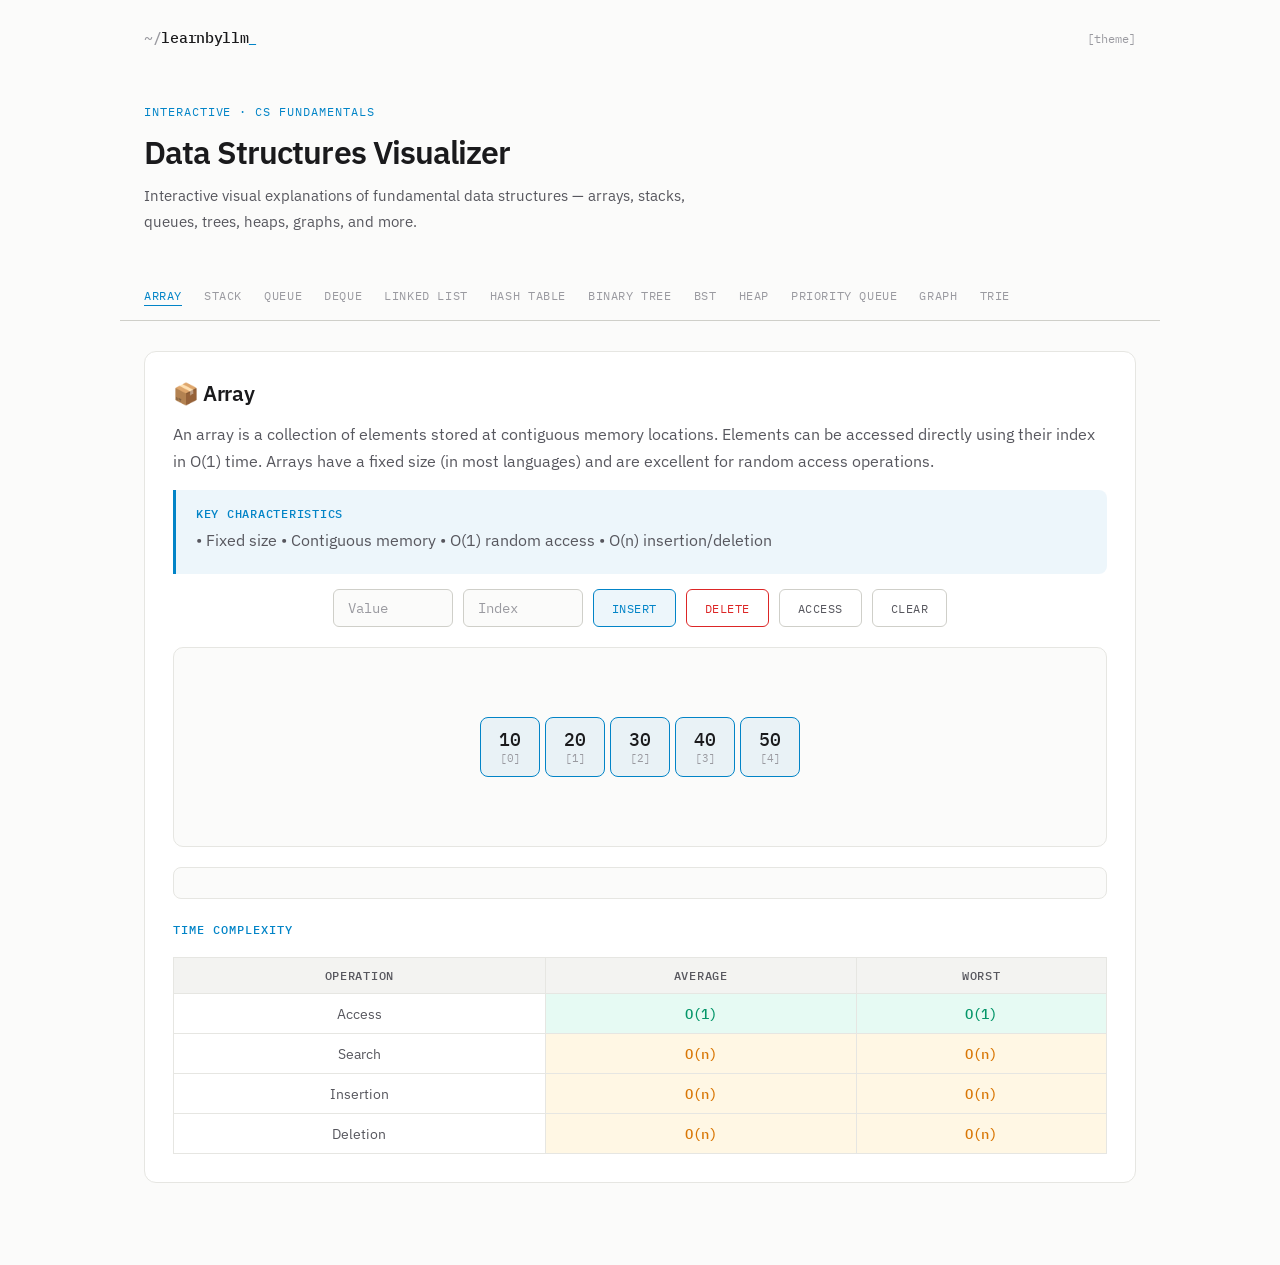
<file: tools/data-structures.html>
<!DOCTYPE html>
<html lang="en">
<head>
    <meta charset="UTF-8">
    <meta name="viewport" content="width=device-width, initial-scale=1.0">
    <title>Data Structures Visualizer</title>
    <meta name="description" content="Interactive explanations of arrays, stacks, queues, trees, heaps, graphs, and more.">
    <meta property="og:title" content="Data Structures Visualizer">
    <meta property="og:description" content="Interactive explanations of arrays, stacks, queues, trees, heaps, graphs, and more.">
    <meta property="og:type" content="website">
    <meta property="og:url" content="https://learnbyllm.github.io/tools/data-structures.html">
    <meta property="og:image" content="https://learnbyllm.github.io/assets/og-image.png">
    <meta name="twitter:card" content="summary_large_image">
    <link rel="icon" type="image/svg+xml" href="../assets/favicon.svg">
    <link rel="preconnect" href="https://fonts.googleapis.com">
    <link rel="preconnect" href="https://fonts.gstatic.com" crossorigin>
    <link href="https://fonts.googleapis.com/css2?family=IBM+Plex+Mono:wght@400;500&family=IBM+Plex+Sans:wght@400;500;600&display=swap" rel="stylesheet">
    <link rel="stylesheet" href="../assets/tool-theme.css">
    <script src="../assets/theme.js"></script>
    <style>
        .container {
            max-width: 1040px;
            margin: 0 auto;
            padding: 30px 24px 60px;
        }

        .ds-section {
            display: none;
            animation: fadeIn 0.4s ease;
        }

        .ds-section.active {
            display: block;
        }

        @keyframes fadeIn {
            from { opacity: 0; transform: translateY(12px); }
            to { opacity: 1; transform: translateY(0); }
        }

        .description {
            color: var(--text-secondary);
            line-height: 1.7;
            margin-bottom: 20px;
        }

        .visualization {
            background: var(--bg);
            border: 1px solid var(--border);
            border-radius: 10px;
            padding: 30px;
            margin: 20px 0;
            min-height: 200px;
            display: flex;
            flex-direction: column;
            align-items: center;
            justify-content: center;
        }

        .controls {
            display: flex;
            gap: 10px;
            flex-wrap: wrap;
            margin-bottom: 20px;
            justify-content: center;
        }

        .controls input,
        .controls select {
            font-family: 'IBM Plex Mono', monospace;
            font-size: 0.88rem;
            padding: 9px 14px;
            border: 1px solid var(--border-strong);
            border-radius: 6px;
            background: var(--bg);
            color: var(--text);
            outline: none;
            width: 120px;
            transition: border-color 0.15s ease;
        }

        .controls input:focus,
        .controls select:focus {
            border-color: var(--accent);
        }

        .controls input::placeholder {
            color: var(--text-tertiary);
        }

        /* Stack Styles */
        .stack-container {
            display: flex;
            flex-direction: column-reverse;
            gap: 5px;
            min-height: 250px;
            justify-content: flex-start;
            align-items: center;
            width: 100%;
        }

        .stack-item {
            width: 150px;
            padding: 13px;
            font-family: 'IBM Plex Mono', monospace;
            font-weight: 500;
            background: var(--accent-soft);
            border: 1px solid var(--accent);
            color: var(--text);
            border-radius: 8px;
            text-align: center;
            animation: stackPush 0.3s ease;
        }

        @keyframes stackPush {
            from { transform: translateY(-50px); opacity: 0; }
            to { transform: translateY(0); opacity: 1; }
        }

        .stack-base {
            width: 180px;
            height: 8px;
            background: var(--border-strong);
            border-radius: 4px;
            margin-top: 10px;
        }

        /* Queue Styles */
        .queue-container {
            display: flex;
            gap: 10px;
            min-height: 80px;
            align-items: center;
            overflow-x: auto;
            padding: 20px;
            width: 100%;
        }

        .queue-item {
            min-width: 80px;
            padding: 18px;
            font-family: 'IBM Plex Mono', monospace;
            font-weight: 500;
            background: rgba(167, 139, 250, 0.12);
            border: 1px solid #a78bfa;
            color: var(--text);
            border-radius: 8px;
            text-align: center;
            animation: queueEnqueue 0.3s ease;
        }

        @keyframes queueEnqueue {
            from { transform: translateX(50px); opacity: 0; }
            to { transform: translateX(0); opacity: 1; }
        }

        .queue-labels {
            display: flex;
            justify-content: space-between;
            width: 100%;
            padding: 0 20px;
            color: var(--text-tertiary);
            font-family: 'IBM Plex Mono', monospace;
            font-size: 0.78rem;
        }

        /* Linked List Styles */
        .linkedlist-container {
            display: flex;
            gap: 5px;
            align-items: center;
            overflow-x: auto;
            padding: 20px;
            width: 100%;
        }

        .ll-node {
            display: flex;
            align-items: center;
            animation: nodeAppear 0.3s ease;
        }

        @keyframes nodeAppear {
            from { transform: scale(0); opacity: 0; }
            to { transform: scale(1); opacity: 1; }
        }

        .ll-node-content {
            width: 70px;
            height: 70px;
            background: var(--accent-soft);
            border: 1px solid var(--accent);
            color: var(--text);
            border-radius: 8px;
            display: flex;
            align-items: center;
            justify-content: center;
            font-family: 'IBM Plex Mono', monospace;
            font-weight: 500;
            font-size: 1.1rem;
        }

        .ll-arrow {
            width: 30px;
            height: 2px;
            background: var(--text-tertiary);
            position: relative;
        }

        .ll-arrow::after {
            content: '';
            position: absolute;
            right: 0;
            top: -5px;
            border: 6px solid transparent;
            border-left: 10px solid var(--text-tertiary);
        }

        .ll-null {
            padding: 10px 15px;
            background: var(--bg-hover);
            border: 1px solid var(--border);
            border-radius: 6px;
            color: var(--text-tertiary);
            font-family: 'IBM Plex Mono', monospace;
            font-size: 0.85rem;
        }

        /* Tree Styles */
        .tree-container {
            display: flex;
            flex-direction: column;
            align-items: center;
            gap: 20px;
            width: 100%;
            overflow-x: auto;
        }

        .tree-level {
            display: flex;
            gap: 20px;
            justify-content: center;
        }

        .tree-node {
            width: 50px;
            height: 50px;
            background: var(--accent-soft);
            border: 1px solid var(--accent);
            color: var(--text);
            border-radius: 12px;
            display: flex;
            align-items: center;
            justify-content: center;
            font-family: 'IBM Plex Mono', monospace;
            font-weight: 500;
            position: relative;
            animation: nodeAppear 0.3s ease;
        }

        .tree-node.highlight {
            background: #38bdf8;
            border-color: #38bdf8;
            color: #fff;
        }

        /* Heap Styles */
        .heap-array {
            display: flex;
            gap: 5px;
            margin-top: 20px;
            flex-wrap: wrap;
            justify-content: center;
        }

        .heap-array-item {
            width: 50px;
            height: 50px;
            background: var(--bg-hover);
            border: 1px solid var(--border);
            color: var(--text);
            border-radius: 8px;
            display: flex;
            flex-direction: column;
            align-items: center;
            justify-content: center;
            font-family: 'IBM Plex Mono', monospace;
            font-weight: 500;
        }

        .heap-array-item.filled {
            background: rgba(52, 211, 153, 0.12);
            border-color: var(--ok);
        }

        /* Hash Table Styles */
        .hashtable-container {
            display: flex;
            gap: 10px;
            width: 100%;
            overflow-x: auto;
            padding: 20px;
        }

        .hash-bucket {
            display: flex;
            flex-direction: column;
            align-items: center;
            gap: 5px;
        }

        .hash-index {
            width: 60px;
            height: 40px;
            background: var(--bg-hover);
            border: 1px solid var(--border);
            border-radius: 8px;
            display: flex;
            align-items: center;
            justify-content: center;
            font-family: 'IBM Plex Mono', monospace;
            font-weight: 500;
            color: var(--text-tertiary);
        }

        .hash-item {
            width: 60px;
            padding: 10px;
            background: rgba(167, 139, 250, 0.12);
            border: 1px solid #a78bfa;
            border-radius: 8px;
            text-align: center;
            font-family: 'IBM Plex Mono', monospace;
            font-size: 0.75rem;
            font-weight: 500;
            color: var(--text);
            animation: nodeAppear 0.3s ease;
        }

        /* Graph Styles */
        .graph-canvas {
            width: 100%;
            height: 300px;
            background: var(--bg-elevated);
            border: 1px solid var(--border);
            border-radius: 10px;
        }

        /* Array Styles */
        .array-container {
            display: flex;
            gap: 5px;
            flex-wrap: wrap;
            justify-content: center;
        }

        .array-item {
            width: 60px;
            height: 60px;
            background: var(--accent-soft);
            border: 1px solid var(--accent);
            border-radius: 8px;
            display: flex;
            flex-direction: column;
            align-items: center;
            justify-content: center;
            animation: nodeAppear 0.3s ease;
        }

        .array-item .value {
            font-family: 'IBM Plex Mono', monospace;
            font-weight: 500;
            font-size: 1.1rem;
            color: var(--text);
        }

        .array-item .index {
            font-family: 'IBM Plex Mono', monospace;
            font-size: 0.68rem;
            color: var(--text-tertiary);
        }

        /* Complexity Table */
        .complexity-table {
            width: 100%;
            border-collapse: collapse;
            margin-top: 20px;
        }

        .complexity-table th,
        .complexity-table td {
            padding: 10px 12px;
            text-align: center;
            border: 1px solid var(--border);
        }

        .complexity-table th {
            font-family: 'IBM Plex Mono', monospace;
            font-size: 0.74rem;
            font-weight: 500;
            text-transform: uppercase;
            letter-spacing: 0.06em;
            background: var(--bg-hover);
            color: var(--text-secondary);
        }

        .complexity-table td {
            background: transparent;
            color: var(--text-secondary);
            font-size: 0.9rem;
        }

        .complexity-good,
        .complexity-medium,
        .complexity-bad {
            font-family: 'IBM Plex Mono', monospace;
            font-weight: 500;
        }

        td.complexity-good, .complexity-good { color: var(--ok); background: rgba(52, 211, 153, 0.12); }
        td.complexity-medium, .complexity-medium { color: var(--warn); background: rgba(251, 191, 36, 0.12); }
        td.complexity-bad, .complexity-bad { color: var(--bad); background: rgba(248, 113, 113, 0.12); }

        /* Info Box */
        .info-box {
            background: var(--accent-soft);
            border-left: 3px solid var(--accent);
            padding: 15px 20px;
            border-radius: 0 8px 8px 0;
            margin: 15px 0;
        }

        .info-box h4 {
            font-family: 'IBM Plex Mono', monospace;
            font-size: 0.78rem;
            font-weight: 500;
            text-transform: uppercase;
            letter-spacing: 0.06em;
            color: var(--accent);
            margin-bottom: 6px;
        }

        .info-box p {
            margin-bottom: 4px;
        }

        /* Log */
        .log {
            background: var(--bg);
            border: 1px solid var(--border);
            border-radius: 8px;
            padding: 15px;
            margin-top: 15px;
            max-height: 150px;
            overflow-y: auto;
            font-family: 'IBM Plex Mono', monospace;
            font-size: 0.82rem;
        }

        .log-entry {
            padding: 5px 0;
            border-bottom: 1px solid var(--border);
            color: var(--text-secondary);
        }

        .log-entry:first-child {
            color: var(--accent);
        }

        /* Deque Styles */
        .deque-container {
            display: flex;
            gap: 10px;
            align-items: center;
            padding: 20px;
        }

        .deque-item {
            min-width: 60px;
            padding: 14px;
            font-family: 'IBM Plex Mono', monospace;
            font-weight: 500;
            background: rgba(167, 139, 250, 0.12);
            border: 1px solid #a78bfa;
            color: var(--text);
            border-radius: 8px;
            text-align: center;
            animation: queueEnqueue 0.3s ease;
        }

        /* Priority Queue */
        .pq-container {
            display: flex;
            flex-direction: column;
            gap: 5px;
            width: 100%;
            max-width: 400px;
        }

        .pq-item {
            display: flex;
            justify-content: space-between;
            align-items: center;
            padding: 13px 18px;
            font-family: 'IBM Plex Mono', monospace;
            background: rgba(52, 211, 153, 0.12);
            border: 1px solid var(--ok);
            color: var(--text);
            border-radius: 8px;
            animation: stackPush 0.3s ease;
        }

        .pq-item .priority {
            background: var(--bg);
            border: 1px solid var(--border);
            color: var(--text-secondary);
            padding: 2px 10px;
            border-radius: 6px;
            font-size: 0.75rem;
        }

        /* Trie Styles */
        .trie-display {
            font-family: 'IBM Plex Mono', monospace;
            font-size: 0.92rem;
            line-height: 1.8;
            color: var(--text);
        }

        .trie-word {
            display: inline-block;
            padding: 5px 15px;
            background: var(--accent-soft);
            border: 1px solid var(--accent);
            color: var(--accent);
            border-radius: 6px;
            margin: 5px;
        }

        /* Responsive */
        @media (max-width: 768px) {
            .tool-header h1 {
                font-size: 1.6rem;
            }

            .container {
                padding: 15px;
            }

            .card {
                padding: 20px;
            }

            .controls {
                flex-direction: column;
                align-items: center;
            }

            .controls input,
            .controls button {
                width: 100%;
                max-width: 200px;
            }
        }
    </style>
</head>
<body>
    <nav class="site-topbar"><a href="../index.html" class="wordmark">learnbyllm</a><button class="theme-toggle" id="themeToggle" aria-label="Toggle theme">[theme]</button></nav>

    <header class="tool-header">
        <p class="tool-kicker">interactive · cs fundamentals</p>
        <h1>Data Structures Visualizer</h1>
        <p class="tool-sub">Interactive visual explanations of fundamental data structures — arrays, stacks, queues, trees, heaps, graphs, and more.</p>
    </header>

    <nav class="nav-tabs">
        <button class="nav-tab active" onclick="showSection('array')">Array</button>
        <button class="nav-tab" onclick="showSection('stack')">Stack</button>
        <button class="nav-tab" onclick="showSection('queue')">Queue</button>
        <button class="nav-tab" onclick="showSection('deque')">Deque</button>
        <button class="nav-tab" onclick="showSection('linkedlist')">Linked List</button>
        <button class="nav-tab" onclick="showSection('hashtable')">Hash Table</button>
        <button class="nav-tab" onclick="showSection('tree')">Binary Tree</button>
        <button class="nav-tab" onclick="showSection('bst')">BST</button>
        <button class="nav-tab" onclick="showSection('heap')">Heap</button>
        <button class="nav-tab" onclick="showSection('priorityqueue')">Priority Queue</button>
        <button class="nav-tab" onclick="showSection('graph')">Graph</button>
        <button class="nav-tab" onclick="showSection('trie')">Trie</button>
    </nav>

    <div class="container">
        <!-- Array Section -->
        <section id="array" class="ds-section active">
            <div class="card">
                <h2>📦 Array</h2>
                <p class="description">
                    An array is a collection of elements stored at contiguous memory locations. 
                    Elements can be accessed directly using their index in O(1) time. Arrays have 
                    a fixed size (in most languages) and are excellent for random access operations.
                </p>

                <div class="info-box">
                    <h4>Key Characteristics</h4>
                    <p>• Fixed size • Contiguous memory • O(1) random access • O(n) insertion/deletion</p>
                </div>

                <div class="controls">
                    <input type="number" id="arrayInput" placeholder="Value">
                    <input type="number" id="arrayIndex" placeholder="Index">
                    <button class="btn-primary" onclick="arrayInsert()">Insert</button>
                    <button class="btn-danger" onclick="arrayDelete()">Delete</button>
                    <button class="btn-secondary" onclick="arrayAccess()">Access</button>
                    <button class="btn-secondary" onclick="arrayClear()">Clear</button>
                </div>

                <div class="visualization">
                    <div class="array-container" id="arrayContainer"></div>
                </div>

                <div class="log" id="arrayLog"></div>

                <h3>Time Complexity</h3>
                <table class="complexity-table">
                    <tr>
                        <th>Operation</th>
                        <th>Average</th>
                        <th>Worst</th>
                    </tr>
                    <tr>
                        <td>Access</td>
                        <td class="complexity-good">O(1)</td>
                        <td class="complexity-good">O(1)</td>
                    </tr>
                    <tr>
                        <td>Search</td>
                        <td class="complexity-medium">O(n)</td>
                        <td class="complexity-medium">O(n)</td>
                    </tr>
                    <tr>
                        <td>Insertion</td>
                        <td class="complexity-medium">O(n)</td>
                        <td class="complexity-medium">O(n)</td>
                    </tr>
                    <tr>
                        <td>Deletion</td>
                        <td class="complexity-medium">O(n)</td>
                        <td class="complexity-medium">O(n)</td>
                    </tr>
                </table>
            </div>
        </section>

        <!-- Stack Section -->
        <section id="stack" class="ds-section">
            <div class="card">
                <h2>📚 Stack</h2>
                <p class="description">
                    A stack is a linear data structure that follows the Last In First Out (LIFO) principle.
                    Think of it like a stack of plates - you can only add or remove plates from the top.
                    Common operations are push (add to top) and pop (remove from top).
                </p>

                <div class="info-box">
                    <h4>Key Characteristics</h4>
                    <p>• LIFO (Last In First Out) • O(1) push/pop • Used in: function calls, undo operations, expression evaluation</p>
                </div>

                <div class="controls">
                    <input type="number" id="stackInput" placeholder="Value">
                    <button class="btn-primary" onclick="stackPush()">Push</button>
                    <button class="btn-danger" onclick="stackPop()">Pop</button>
                    <button class="btn-secondary" onclick="stackPeek()">Peek</button>
                    <button class="btn-secondary" onclick="stackClear()">Clear</button>
                </div>

                <div class="visualization">
                    <div style="text-align: center; color: var(--text-tertiary); margin-bottom: 10px;">← TOP</div>
                    <div class="stack-container" id="stackContainer"></div>
                    <div class="stack-base"></div>
                </div>

                <div class="log" id="stackLog"></div>

                <h3>Time Complexity</h3>
                <table class="complexity-table">
                    <tr>
                        <th>Operation</th>
                        <th>Time</th>
                    </tr>
                    <tr>
                        <td>Push</td>
                        <td class="complexity-good">O(1)</td>
                    </tr>
                    <tr>
                        <td>Pop</td>
                        <td class="complexity-good">O(1)</td>
                    </tr>
                    <tr>
                        <td>Peek</td>
                        <td class="complexity-good">O(1)</td>
                    </tr>
                    <tr>
                        <td>Search</td>
                        <td class="complexity-medium">O(n)</td>
                    </tr>
                </table>
            </div>
        </section>

        <!-- Queue Section -->
        <section id="queue" class="ds-section">
            <div class="card">
                <h2>🚶‍♂️ Queue</h2>
                <p class="description">
                    A queue is a linear data structure that follows the First In First Out (FIFO) principle.
                    Like a line of people waiting - the first person to join is the first to leave.
                    Main operations are enqueue (add to back) and dequeue (remove from front).
                </p>

                <div class="info-box">
                    <h4>Key Characteristics</h4>
                    <p>• FIFO (First In First Out) • O(1) enqueue/dequeue • Used in: BFS, scheduling, buffering</p>
                </div>

                <div class="controls">
                    <input type="number" id="queueInput" placeholder="Value">
                    <button class="btn-primary" onclick="queueEnqueue()">Enqueue</button>
                    <button class="btn-danger" onclick="queueDequeue()">Dequeue</button>
                    <button class="btn-secondary" onclick="queuePeek()">Peek Front</button>
                    <button class="btn-secondary" onclick="queueClear()">Clear</button>
                </div>

                <div class="visualization">
                    <div class="queue-labels">
                        <span>FRONT (Dequeue) →</span>
                        <span>← REAR (Enqueue)</span>
                    </div>
                    <div class="queue-container" id="queueContainer"></div>
                </div>

                <div class="log" id="queueLog"></div>

                <h3>Time Complexity</h3>
                <table class="complexity-table">
                    <tr>
                        <th>Operation</th>
                        <th>Time</th>
                    </tr>
                    <tr>
                        <td>Enqueue</td>
                        <td class="complexity-good">O(1)</td>
                    </tr>
                    <tr>
                        <td>Dequeue</td>
                        <td class="complexity-good">O(1)</td>
                    </tr>
                    <tr>
                        <td>Peek</td>
                        <td class="complexity-good">O(1)</td>
                    </tr>
                    <tr>
                        <td>Search</td>
                        <td class="complexity-medium">O(n)</td>
                    </tr>
                </table>
            </div>
        </section>

        <!-- Deque Section -->
        <section id="deque" class="ds-section">
            <div class="card">
                <h2>↔️ Deque (Double-Ended Queue)</h2>
                <p class="description">
                    A deque (pronounced "deck") is a generalized queue that allows insertion and deletion 
                    at both ends. It combines the features of both stack and queue, providing flexibility
                    in how elements are added and removed.
                </p>

                <div class="info-box">
                    <h4>Key Characteristics</h4>
                    <p>• Insert/delete from both ends • O(1) operations • Can act as both stack and queue</p>
                </div>

                <div class="controls">
                    <input type="number" id="dequeInput" placeholder="Value">
                    <button class="btn-primary" onclick="dequePushFront()">Push Front</button>
                    <button class="btn-primary" onclick="dequePushBack()">Push Back</button>
                    <button class="btn-danger" onclick="dequePopFront()">Pop Front</button>
                    <button class="btn-danger" onclick="dequePopBack()">Pop Back</button>
                    <button class="btn-secondary" onclick="dequeClear()">Clear</button>
                </div>

                <div class="visualization">
                    <div class="queue-labels">
                        <span>← FRONT</span>
                        <span>BACK →</span>
                    </div>
                    <div class="deque-container" id="dequeContainer"></div>
                </div>

                <div class="log" id="dequeLog"></div>
            </div>
        </section>

        <!-- Linked List Section -->
        <section id="linkedlist" class="ds-section">
            <div class="card">
                <h2>🔗 Linked List</h2>
                <p class="description">
                    A linked list is a linear data structure where elements are stored in nodes.
                    Each node contains data and a reference (pointer) to the next node. Unlike arrays,
                    linked lists don't require contiguous memory and can grow dynamically.
                </p>

                <div class="info-box">
                    <h4>Key Characteristics</h4>
                    <p>• Dynamic size • Non-contiguous memory • O(1) insertion/deletion at known position • O(n) access</p>
                </div>

                <div class="controls">
                    <input type="number" id="llInput" placeholder="Value">
                    <button class="btn-primary" onclick="llInsertHead()">Insert Head</button>
                    <button class="btn-primary" onclick="llInsertTail()">Insert Tail</button>
                    <button class="btn-danger" onclick="llDeleteHead()">Delete Head</button>
                    <button class="btn-danger" onclick="llDeleteTail()">Delete Tail</button>
                    <button class="btn-secondary" onclick="llClear()">Clear</button>
                </div>

                <div class="visualization">
                    <div style="color: var(--text-tertiary); margin-bottom: 10px;">HEAD →</div>
                    <div class="linkedlist-container" id="llContainer"></div>
                </div>

                <div class="log" id="llLog"></div>

                <h3>Time Complexity</h3>
                <table class="complexity-table">
                    <tr>
                        <th>Operation</th>
                        <th>Time</th>
                    </tr>
                    <tr>
                        <td>Access</td>
                        <td class="complexity-medium">O(n)</td>
                    </tr>
                    <tr>
                        <td>Search</td>
                        <td class="complexity-medium">O(n)</td>
                    </tr>
                    <tr>
                        <td>Insert at Head</td>
                        <td class="complexity-good">O(1)</td>
                    </tr>
                    <tr>
                        <td>Insert at Tail</td>
                        <td class="complexity-medium">O(n)*</td>
                    </tr>
                    <tr>
                        <td>Delete at Head</td>
                        <td class="complexity-good">O(1)</td>
                    </tr>
                </table>
                <p style="color: var(--text-tertiary); font-size: 0.9rem; margin-top: 10px;">*O(1) if tail pointer is maintained</p>
            </div>
        </section>

        <!-- Hash Table Section -->
        <section id="hashtable" class="ds-section">
            <div class="card">
                <h2>#️⃣ Hash Table</h2>
                <p class="description">
                    A hash table is a data structure that maps keys to values using a hash function.
                    It provides near-constant time complexity for insertions, deletions, and lookups.
                    Collisions are handled through various techniques like chaining or open addressing.
                </p>

                <div class="info-box">
                    <h4>Key Characteristics</h4>
                    <p>• Key-value pairs • O(1) average operations • Uses hash function • Handles collisions</p>
                </div>

                <div class="controls">
                    <input type="text" id="hashKey" placeholder="Key">
                    <input type="text" id="hashValue" placeholder="Value">
                    <button class="btn-primary" onclick="hashInsert()">Insert</button>
                    <button class="btn-danger" onclick="hashDelete()">Delete</button>
                    <button class="btn-secondary" onclick="hashSearch()">Search</button>
                    <button class="btn-secondary" onclick="hashClear()">Clear</button>
                </div>

                <div class="visualization">
                    <p style="color: var(--text-tertiary); margin-bottom: 15px;">Hash Function: key.charCodeAt(0) % 10</p>
                    <div class="hashtable-container" id="hashContainer"></div>
                </div>

                <div class="log" id="hashLog"></div>

                <h3>Time Complexity</h3>
                <table class="complexity-table">
                    <tr>
                        <th>Operation</th>
                        <th>Average</th>
                        <th>Worst</th>
                    </tr>
                    <tr>
                        <td>Search</td>
                        <td class="complexity-good">O(1)</td>
                        <td class="complexity-medium">O(n)</td>
                    </tr>
                    <tr>
                        <td>Insert</td>
                        <td class="complexity-good">O(1)</td>
                        <td class="complexity-medium">O(n)</td>
                    </tr>
                    <tr>
                        <td>Delete</td>
                        <td class="complexity-good">O(1)</td>
                        <td class="complexity-medium">O(n)</td>
                    </tr>
                </table>
            </div>
        </section>

        <!-- Binary Tree Section -->
        <section id="tree" class="ds-section">
            <div class="card">
                <h2>🌳 Binary Tree</h2>
                <p class="description">
                    A binary tree is a hierarchical data structure where each node has at most two children,
                    referred to as left child and right child. The topmost node is called the root.
                    Trees are used for hierarchical data, searching, sorting, and more.
                </p>

                <div class="info-box">
                    <h4>Key Characteristics</h4>
                    <p>• Hierarchical structure • Each node has max 2 children • Used in: file systems, DOM, expression parsing</p>
                </div>

                <div class="controls">
                    <button class="btn-primary" onclick="treeGenerate()">Generate Random Tree</button>
                    <button class="btn-secondary" onclick="treeTraverse('inorder')">In-order</button>
                    <button class="btn-secondary" onclick="treeTraverse('preorder')">Pre-order</button>
                    <button class="btn-secondary" onclick="treeTraverse('postorder')">Post-order</button>
                    <button class="btn-secondary" onclick="treeClear()">Clear</button>
                </div>

                <div class="visualization">
                    <div class="tree-container" id="treeContainer"></div>
                </div>

                <div class="log" id="treeLog"></div>

                <h3>Tree Traversals</h3>
                <div class="info-box">
                    <p><strong>In-order:</strong> Left → Root → Right</p>
                    <p><strong>Pre-order:</strong> Root → Left → Right</p>
                    <p><strong>Post-order:</strong> Left → Right → Root</p>
                </div>
            </div>
        </section>

        <!-- BST Section -->
        <section id="bst" class="ds-section">
            <div class="card">
                <h2>🔍 Binary Search Tree (BST)</h2>
                <p class="description">
                    A Binary Search Tree is a binary tree with the property that for each node:
                    all values in the left subtree are smaller, and all values in the right subtree are larger.
                    This property enables efficient searching, insertion, and deletion.
                </p>

                <div class="info-box">
                    <h4>Key Characteristics</h4>
                    <p>• Left child < parent < right child • O(log n) average operations • In-order traversal gives sorted order</p>
                </div>

                <div class="controls">
                    <input type="number" id="bstInput" placeholder="Value">
                    <button class="btn-primary" onclick="bstInsert()">Insert</button>
                    <button class="btn-secondary" onclick="bstSearch()">Search</button>
                    <button class="btn-danger" onclick="bstDelete()">Delete</button>
                    <button class="btn-secondary" onclick="bstClear()">Clear</button>
                </div>

                <div class="visualization">
                    <div class="tree-container" id="bstContainer"></div>
                </div>

                <div class="log" id="bstLog"></div>

                <h3>Time Complexity</h3>
                <table class="complexity-table">
                    <tr>
                        <th>Operation</th>
                        <th>Average</th>
                        <th>Worst (Unbalanced)</th>
                    </tr>
                    <tr>
                        <td>Search</td>
                        <td class="complexity-good">O(log n)</td>
                        <td class="complexity-medium">O(n)</td>
                    </tr>
                    <tr>
                        <td>Insert</td>
                        <td class="complexity-good">O(log n)</td>
                        <td class="complexity-medium">O(n)</td>
                    </tr>
                    <tr>
                        <td>Delete</td>
                        <td class="complexity-good">O(log n)</td>
                        <td class="complexity-medium">O(n)</td>
                    </tr>
                </table>
            </div>
        </section>

        <!-- Heap Section -->
        <section id="heap" class="ds-section">
            <div class="card">
                <h2>⛰️ Heap</h2>
                <p class="description">
                    A heap is a complete binary tree that satisfies the heap property. In a max-heap,
                    each parent is greater than or equal to its children. In a min-heap, each parent
                    is smaller than or equal to its children. Heaps are commonly implemented using arrays.
                </p>

                <div class="info-box">
                    <h4>Key Characteristics</h4>
                    <p>• Complete binary tree • Heap property maintained • O(log n) insert/delete • O(1) find min/max</p>
                </div>

                <div class="controls">
                    <input type="number" id="heapInput" placeholder="Value">
                    <select id="heapType">
                        <option value="max">Max Heap</option>
                        <option value="min">Min Heap</option>
                    </select>
                    <button class="btn-primary" onclick="heapInsert()">Insert</button>
                    <button class="btn-danger" onclick="heapExtract()">Extract Root</button>
                    <button class="btn-secondary" onclick="heapClear()">Clear</button>
                </div>

                <div class="visualization">
                    <div class="tree-container" id="heapTreeContainer"></div>
                    <div style="margin-top: 20px; color: var(--text-tertiary);">Array Representation:</div>
                    <div class="heap-array" id="heapArrayContainer"></div>
                </div>

                <div class="log" id="heapLog"></div>

                <h3>Array Index Relationships</h3>
                <div class="info-box">
                    <p><strong>Parent:</strong> (i - 1) / 2</p>
                    <p><strong>Left Child:</strong> 2i + 1</p>
                    <p><strong>Right Child:</strong> 2i + 2</p>
                </div>
            </div>
        </section>

        <!-- Priority Queue Section -->
        <section id="priorityqueue" class="ds-section">
            <div class="card">
                <h2>🎯 Priority Queue</h2>
                <p class="description">
                    A priority queue is an abstract data type where each element has a priority.
                    Elements are dequeued based on their priority rather than their order of insertion.
                    It's typically implemented using a heap for efficient operations.
                </p>

                <div class="info-box">
                    <h4>Key Characteristics</h4>
                    <p>• Elements have priorities • Highest priority dequeued first • Usually implemented with heap</p>
                </div>

                <div class="controls">
                    <input type="text" id="pqValue" placeholder="Value">
                    <input type="number" id="pqPriority" placeholder="Priority">
                    <button class="btn-primary" onclick="pqInsert()">Enqueue</button>
                    <button class="btn-danger" onclick="pqDequeue()">Dequeue</button>
                    <button class="btn-secondary" onclick="pqClear()">Clear</button>
                </div>

                <div class="visualization">
                    <p style="color: var(--text-tertiary); margin-bottom: 15px;">Higher priority = Dequeued first</p>
                    <div class="pq-container" id="pqContainer"></div>
                </div>

                <div class="log" id="pqLog"></div>
            </div>
        </section>

        <!-- Graph Section -->
        <section id="graph" class="ds-section">
            <div class="card">
                <h2>🕸️ Graph</h2>
                <p class="description">
                    A graph is a non-linear data structure consisting of vertices (nodes) and edges
                    that connect these vertices. Graphs can be directed or undirected, weighted or unweighted.
                    They're used to represent networks, relationships, maps, and more.
                </p>

                <div class="info-box">
                    <h4>Key Characteristics</h4>
                    <p>• Vertices and edges • Directed/Undirected • Weighted/Unweighted • Used in: social networks, maps, web crawling</p>
                </div>

                <div class="controls">
                    <input type="text" id="graphNode" placeholder="Node">
                    <button class="btn-primary" onclick="graphAddNode()">Add Node</button>
                    <input type="text" id="graphFrom" placeholder="From">
                    <input type="text" id="graphTo" placeholder="To">
                    <button class="btn-primary" onclick="graphAddEdge()">Add Edge</button>
                    <button class="btn-secondary" onclick="graphBFS()">BFS</button>
                    <button class="btn-secondary" onclick="graphDFS()">DFS</button>
                    <button class="btn-secondary" onclick="graphClear()">Clear</button>
                </div>

                <div class="visualization">
                    <canvas id="graphCanvas" class="graph-canvas"></canvas>
                </div>

                <div class="log" id="graphLog"></div>

                <h3>Representations</h3>
                <div style="display: grid; grid-template-columns: 1fr 1fr; gap: 20px; margin-top: 20px;">
                    <div class="info-box">
                        <h4>Adjacency Matrix</h4>
                        <p>2D array where matrix[i][j] = 1 if edge exists</p>
                        <p>Space: O(V²)</p>
                    </div>
                    <div class="info-box">
                        <h4>Adjacency List</h4>
                        <p>Array of lists containing neighbors</p>
                        <p>Space: O(V + E)</p>
                    </div>
                </div>
            </div>
        </section>

        <!-- Trie Section -->
        <section id="trie" class="ds-section">
            <div class="card">
                <h2>🔤 Trie (Prefix Tree)</h2>
                <p class="description">
                    A trie is a tree-like data structure used to store strings where each node represents
                    a character. It's excellent for prefix-based searches and autocomplete functionality.
                    Common applications include dictionaries, spell checkers, and IP routing.
                </p>

                <div class="info-box">
                    <h4>Key Characteristics</h4>
                    <p>• Each node represents a character • O(m) search where m = word length • Perfect for prefix searches</p>
                </div>

                <div class="controls">
                    <input type="text" id="trieInput" placeholder="Word">
                    <button class="btn-primary" onclick="trieInsert()">Insert</button>
                    <button class="btn-secondary" onclick="trieSearch()">Search</button>
                    <button class="btn-secondary" onclick="triePrefix()">Find Prefix</button>
                    <button class="btn-secondary" onclick="trieClear()">Clear</button>
                </div>

                <div class="visualization">
                    <div style="color: var(--text-tertiary); margin-bottom: 15px;">Words in Trie:</div>
                    <div class="trie-display" id="trieContainer"></div>
                </div>

                <div class="log" id="trieLog"></div>

                <h3>Time Complexity</h3>
                <table class="complexity-table">
                    <tr>
                        <th>Operation</th>
                        <th>Time</th>
                    </tr>
                    <tr>
                        <td>Insert</td>
                        <td class="complexity-good">O(m)</td>
                    </tr>
                    <tr>
                        <td>Search</td>
                        <td class="complexity-good">O(m)</td>
                    </tr>
                    <tr>
                        <td>Delete</td>
                        <td class="complexity-good">O(m)</td>
                    </tr>
                </table>
                <p style="color: var(--text-tertiary); font-size: 0.9rem; margin-top: 10px;">m = length of the word</p>
            </div>
        </section>
    </div>

    <script>
        // Navigation
        function showSection(sectionId) {
            document.querySelectorAll('.ds-section').forEach(s => s.classList.remove('active'));
            document.querySelectorAll('.nav-tab').forEach(t => t.classList.remove('active'));
            document.getElementById(sectionId).classList.add('active');
            event.target.classList.add('active');
            if (sectionId === 'graph') renderGraph();
        }

        // Utility Functions
        function log(logId, message) {
            const logEl = document.getElementById(logId);
            const entry = document.createElement('div');
            entry.className = 'log-entry';
            entry.textContent = `> ${message}`;
            logEl.insertBefore(entry, logEl.firstChild);
            if (logEl.children.length > 10) logEl.removeChild(logEl.lastChild);
        }

        // ==================== ARRAY ====================
        let arrayData = [10, 20, 30, 40, 50];

        function renderArray() {
            const container = document.getElementById('arrayContainer');
            container.innerHTML = arrayData.map((val, idx) => 
                `<div class="array-item">
                    <span class="value">${val}</span>
                    <span class="index">[${idx}]</span>
                </div>`
            ).join('');
        }

        function arrayInsert() {
            const value = document.getElementById('arrayInput').value;
            const index = document.getElementById('arrayIndex').value;
            if (value === '') return;
            const idx = index === '' ? arrayData.length : parseInt(index);
            if (idx < 0 || idx > arrayData.length) {
                log('arrayLog', `Invalid index: ${idx}`);
                return;
            }
            arrayData.splice(idx, 0, parseInt(value));
            log('arrayLog', `Inserted ${value} at index ${idx}`);
            renderArray();
        }

        function arrayDelete() {
            const index = document.getElementById('arrayIndex').value;
            if (index === '' || arrayData.length === 0) return;
            const idx = parseInt(index);
            if (idx < 0 || idx >= arrayData.length) {
                log('arrayLog', `Invalid index: ${idx}`);
                return;
            }
            const removed = arrayData.splice(idx, 1)[0];
            log('arrayLog', `Deleted ${removed} from index ${idx}`);
            renderArray();
        }

        function arrayAccess() {
            const index = document.getElementById('arrayIndex').value;
            if (index === '') return;
            const idx = parseInt(index);
            if (idx < 0 || idx >= arrayData.length) {
                log('arrayLog', `Index ${idx} out of bounds`);
                return;
            }
            log('arrayLog', `Value at index ${idx}: ${arrayData[idx]}`);
        }

        function arrayClear() {
            arrayData = [];
            renderArray();
            log('arrayLog', 'Array cleared');
        }

        // ==================== STACK ====================
        let stackData = [];

        function renderStack() {
            const container = document.getElementById('stackContainer');
            container.innerHTML = stackData.map((val, idx) => 
                `<div class="stack-item">${val}</div>`
            ).join('');
        }

        function stackPush() {
            const value = document.getElementById('stackInput').value;
            if (value === '') return;
            stackData.push(parseInt(value));
            log('stackLog', `Pushed ${value} onto stack`);
            renderStack();
        }

        function stackPop() {
            if (stackData.length === 0) {
                log('stackLog', 'Stack is empty!');
                return;
            }
            const popped = stackData.pop();
            log('stackLog', `Popped ${popped} from stack`);
            renderStack();
        }

        function stackPeek() {
            if (stackData.length === 0) {
                log('stackLog', 'Stack is empty!');
                return;
            }
            log('stackLog', `Top element: ${stackData[stackData.length - 1]}`);
        }

        function stackClear() {
            stackData = [];
            renderStack();
            log('stackLog', 'Stack cleared');
        }

        // ==================== QUEUE ====================
        let queueData = [];

        function renderQueue() {
            const container = document.getElementById('queueContainer');
            container.innerHTML = queueData.map(val => 
                `<div class="queue-item">${val}</div>`
            ).join('');
        }

        function queueEnqueue() {
            const value = document.getElementById('queueInput').value;
            if (value === '') return;
            queueData.push(parseInt(value));
            log('queueLog', `Enqueued ${value}`);
            renderQueue();
        }

        function queueDequeue() {
            if (queueData.length === 0) {
                log('queueLog', 'Queue is empty!');
                return;
            }
            const dequeued = queueData.shift();
            log('queueLog', `Dequeued ${dequeued}`);
            renderQueue();
        }

        function queuePeek() {
            if (queueData.length === 0) {
                log('queueLog', 'Queue is empty!');
                return;
            }
            log('queueLog', `Front element: ${queueData[0]}`);
        }

        function queueClear() {
            queueData = [];
            renderQueue();
            log('queueLog', 'Queue cleared');
        }

        // ==================== DEQUE ====================
        let dequeData = [];

        function renderDeque() {
            const container = document.getElementById('dequeContainer');
            container.innerHTML = dequeData.map(val => 
                `<div class="deque-item">${val}</div>`
            ).join('');
        }

        function dequePushFront() {
            const value = document.getElementById('dequeInput').value;
            if (value === '') return;
            dequeData.unshift(parseInt(value));
            log('dequeLog', `Pushed ${value} to front`);
            renderDeque();
        }

        function dequePushBack() {
            const value = document.getElementById('dequeInput').value;
            if (value === '') return;
            dequeData.push(parseInt(value));
            log('dequeLog', `Pushed ${value} to back`);
            renderDeque();
        }

        function dequePopFront() {
            if (dequeData.length === 0) {
                log('dequeLog', 'Deque is empty!');
                return;
            }
            const popped = dequeData.shift();
            log('dequeLog', `Popped ${popped} from front`);
            renderDeque();
        }

        function dequePopBack() {
            if (dequeData.length === 0) {
                log('dequeLog', 'Deque is empty!');
                return;
            }
            const popped = dequeData.pop();
            log('dequeLog', `Popped ${popped} from back`);
            renderDeque();
        }

        function dequeClear() {
            dequeData = [];
            renderDeque();
            log('dequeLog', 'Deque cleared');
        }

        // ==================== LINKED LIST ====================
        let llData = [];

        function renderLL() {
            const container = document.getElementById('llContainer');
            if (llData.length === 0) {
                container.innerHTML = '<span class="ll-null">NULL</span>';
                return;
            }
            container.innerHTML = llData.map((val, idx) => 
                `<div class="ll-node">
                    <div class="ll-node-content">${val}</div>
                    ${idx < llData.length - 1 ? '<div class="ll-arrow"></div>' : ''}
                </div>`
            ).join('') + '<span class="ll-null">→ NULL</span>';
        }

        function llInsertHead() {
            const value = document.getElementById('llInput').value;
            if (value === '') return;
            llData.unshift(parseInt(value));
            log('llLog', `Inserted ${value} at head`);
            renderLL();
        }

        function llInsertTail() {
            const value = document.getElementById('llInput').value;
            if (value === '') return;
            llData.push(parseInt(value));
            log('llLog', `Inserted ${value} at tail`);
            renderLL();
        }

        function llDeleteHead() {
            if (llData.length === 0) {
                log('llLog', 'List is empty!');
                return;
            }
            const removed = llData.shift();
            log('llLog', `Deleted ${removed} from head`);
            renderLL();
        }

        function llDeleteTail() {
            if (llData.length === 0) {
                log('llLog', 'List is empty!');
                return;
            }
            const removed = llData.pop();
            log('llLog', `Deleted ${removed} from tail`);
            renderLL();
        }

        function llClear() {
            llData = [];
            renderLL();
            log('llLog', 'Linked list cleared');
        }

        // ==================== HASH TABLE ====================
        let hashTable = Array(10).fill(null).map(() => []);

        function hashFunction(key) {
            return key.charCodeAt(0) % 10;
        }

        function renderHash() {
            const container = document.getElementById('hashContainer');
            container.innerHTML = hashTable.map((bucket, idx) => 
                `<div class="hash-bucket">
                    <div class="hash-index">[${idx}]</div>
                    ${bucket.map(item => `<div class="hash-item">${item.key}: ${item.value}</div>`).join('')}
                </div>`
            ).join('');
        }

        function hashInsert() {
            const key = document.getElementById('hashKey').value;
            const value = document.getElementById('hashValue').value;
            if (key === '' || value === '') return;
            const index = hashFunction(key);
            const existing = hashTable[index].findIndex(item => item.key === key);
            if (existing !== -1) {
                hashTable[index][existing].value = value;
                log('hashLog', `Updated ${key} = ${value} at index ${index}`);
            } else {
                hashTable[index].push({ key, value });
                log('hashLog', `Inserted ${key} = ${value} at index ${index}`);
            }
            renderHash();
        }

        function hashDelete() {
            const key = document.getElementById('hashKey').value;
            if (key === '') return;
            const index = hashFunction(key);
            const itemIndex = hashTable[index].findIndex(item => item.key === key);
            if (itemIndex !== -1) {
                hashTable[index].splice(itemIndex, 1);
                log('hashLog', `Deleted key "${key}" from index ${index}`);
            } else {
                log('hashLog', `Key "${key}" not found`);
            }
            renderHash();
        }

        function hashSearch() {
            const key = document.getElementById('hashKey').value;
            if (key === '') return;
            const index = hashFunction(key);
            const item = hashTable[index].find(item => item.key === key);
            if (item) {
                log('hashLog', `Found: ${key} = ${item.value} at index ${index}`);
            } else {
                log('hashLog', `Key "${key}" not found`);
            }
        }

        function hashClear() {
            hashTable = Array(10).fill(null).map(() => []);
            renderHash();
            log('hashLog', 'Hash table cleared');
        }

        // ==================== BINARY TREE ====================
        let treeData = null;

        class TreeNode {
            constructor(value) {
                this.value = value;
                this.left = null;
                this.right = null;
            }
        }

        function generateRandomTree(depth = 3) {
            if (depth === 0 || Math.random() < 0.2) return null;
            const node = new TreeNode(Math.floor(Math.random() * 99) + 1);
            node.left = generateRandomTree(depth - 1);
            node.right = generateRandomTree(depth - 1);
            return node;
        }

        function renderTree() {
            const container = document.getElementById('treeContainer');
            if (!treeData) {
                container.innerHTML = '<p style="color: var(--text-tertiary);">No tree generated</p>';
                return;
            }
            
            const levels = [];
            const queue = [{ node: treeData, level: 0 }];
            
            while (queue.length > 0) {
                const { node, level } = queue.shift();
                if (!levels[level]) levels[level] = [];
                levels[level].push(node ? node.value : null);
                
                if (node && level < 3) {
                    queue.push({ node: node.left, level: level + 1 });
                    queue.push({ node: node.right, level: level + 1 });
                }
            }
            
            container.innerHTML = levels.map(level => 
                `<div class="tree-level">
                    ${level.map(val => val !== null ? 
                        `<div class="tree-node">${val}</div>` : 
                        '<div style="width: 50px;"></div>'
                    ).join('')}
                </div>`
            ).join('');
        }

        function treeGenerate() {
            treeData = generateRandomTree(3);
            renderTree();
            log('treeLog', 'Generated random binary tree');
        }

        function treeTraverse(type) {
            if (!treeData) {
                log('treeLog', 'No tree to traverse');
                return;
            }
            
            const result = [];
            
            function inorder(node) {
                if (!node) return;
                inorder(node.left);
                result.push(node.value);
                inorder(node.right);
            }
            
            function preorder(node) {
                if (!node) return;
                result.push(node.value);
                preorder(node.left);
                preorder(node.right);
            }
            
            function postorder(node) {
                if (!node) return;
                postorder(node.left);
                postorder(node.right);
                result.push(node.value);
            }
            
            if (type === 'inorder') inorder(treeData);
            else if (type === 'preorder') preorder(treeData);
            else postorder(treeData);
            
            log('treeLog', `${type}: [${result.join(', ')}]`);
        }

        function treeClear() {
            treeData = null;
            renderTree();
            log('treeLog', 'Tree cleared');
        }

        // ==================== BST ====================
        let bstRoot = null;

        function bstInsertNode(root, value) {
            if (!root) return new TreeNode(value);
            if (value < root.value) root.left = bstInsertNode(root.left, value);
            else root.right = bstInsertNode(root.right, value);
            return root;
        }

        function renderBST() {
            const container = document.getElementById('bstContainer');
            if (!bstRoot) {
                container.innerHTML = '<p style="color: var(--text-tertiary);">BST is empty</p>';
                return;
            }
            
            const levels = [];
            const queue = [{ node: bstRoot, level: 0 }];
            
            while (queue.length > 0) {
                const { node, level } = queue.shift();
                if (!levels[level]) levels[level] = [];
                levels[level].push(node ? node.value : null);
                
                if (node && level < 4) {
                    queue.push({ node: node.left, level: level + 1 });
                    queue.push({ node: node.right, level: level + 1 });
                }
            }
            
            container.innerHTML = levels.map(level => 
                `<div class="tree-level">
                    ${level.map(val => val !== null ? 
                        `<div class="tree-node">${val}</div>` : 
                        '<div style="width: 50px;"></div>'
                    ).join('')}
                </div>`
            ).join('');
        }

        function bstInsert() {
            const value = document.getElementById('bstInput').value;
            if (value === '') return;
            bstRoot = bstInsertNode(bstRoot, parseInt(value));
            log('bstLog', `Inserted ${value}`);
            renderBST();
        }

        function bstSearch() {
            const value = document.getElementById('bstInput').value;
            if (value === '') return;
            
            let current = bstRoot;
            let path = [];
            
            while (current) {
                path.push(current.value);
                if (current.value === parseInt(value)) {
                    log('bstLog', `Found ${value}! Path: ${path.join(' → ')}`);
                    return;
                }
                if (parseInt(value) < current.value) current = current.left;
                else current = current.right;
            }
            log('bstLog', `${value} not found. Path: ${path.join(' → ')}`);
        }

        function bstDelete() {
            const value = document.getElementById('bstInput').value;
            if (value === '') return;
            
            function deleteNode(root, val) {
                if (!root) return null;
                if (val < root.value) root.left = deleteNode(root.left, val);
                else if (val > root.value) root.right = deleteNode(root.right, val);
                else {
                    if (!root.left) return root.right;
                    if (!root.right) return root.left;
                    let minNode = root.right;
                    while (minNode.left) minNode = minNode.left;
                    root.value = minNode.value;
                    root.right = deleteNode(root.right, minNode.value);
                }
                return root;
            }
            
            bstRoot = deleteNode(bstRoot, parseInt(value));
            log('bstLog', `Deleted ${value}`);
            renderBST();
        }

        function bstClear() {
            bstRoot = null;
            renderBST();
            log('bstLog', 'BST cleared');
        }

        // ==================== HEAP ====================
        let heapData = [];

        function heapifyUp(arr, idx, isMax) {
            while (idx > 0) {
                const parent = Math.floor((idx - 1) / 2);
                const shouldSwap = isMax ? arr[idx] > arr[parent] : arr[idx] < arr[parent];
                if (shouldSwap) {
                    [arr[idx], arr[parent]] = [arr[parent], arr[idx]];
                    idx = parent;
                } else break;
            }
        }

        function heapifyDown(arr, idx, isMax) {
            const n = arr.length;
            while (true) {
                let target = idx;
                const left = 2 * idx + 1;
                const right = 2 * idx + 2;
                
                if (left < n) {
                    const leftBetter = isMax ? arr[left] > arr[target] : arr[left] < arr[target];
                    if (leftBetter) target = left;
                }
                if (right < n) {
                    const rightBetter = isMax ? arr[right] > arr[target] : arr[right] < arr[target];
                    if (rightBetter) target = right;
                }
                
                if (target !== idx) {
                    [arr[idx], arr[target]] = [arr[target], arr[idx]];
                    idx = target;
                } else break;
            }
        }

        function renderHeap() {
            const treeContainer = document.getElementById('heapTreeContainer');
            const arrayContainer = document.getElementById('heapArrayContainer');
            
            if (heapData.length === 0) {
                treeContainer.innerHTML = '<p style="color: var(--text-tertiary);">Heap is empty</p>';
                arrayContainer.innerHTML = '';
                return;
            }
            
            // Render tree
            const levels = [];
            let idx = 0;
            let levelSize = 1;
            
            while (idx < heapData.length) {
                levels.push(heapData.slice(idx, idx + levelSize));
                idx += levelSize;
                levelSize *= 2;
            }
            
            treeContainer.innerHTML = levels.map(level => 
                `<div class="tree-level">
                    ${level.map(val => `<div class="tree-node">${val}</div>`).join('')}
                </div>`
            ).join('');
            
            // Render array
            arrayContainer.innerHTML = heapData.map((val, idx) => 
                `<div class="heap-array-item filled">
                    <div>${val}</div>
                    <div style="font-size: 0.68rem; color: var(--text-tertiary)">[${idx}]</div>
                </div>`
            ).join('');
        }

        function heapInsert() {
            const value = document.getElementById('heapInput').value;
            if (value === '') return;
            const isMax = document.getElementById('heapType').value === 'max';
            
            heapData.push(parseInt(value));
            heapifyUp(heapData, heapData.length - 1, isMax);
            
            log('heapLog', `Inserted ${value} (${isMax ? 'Max' : 'Min'} Heap)`);
            renderHeap();
        }

        function heapExtract() {
            if (heapData.length === 0) {
                log('heapLog', 'Heap is empty!');
                return;
            }
            
            const isMax = document.getElementById('heapType').value === 'max';
            const extracted = heapData[0];
            heapData[0] = heapData[heapData.length - 1];
            heapData.pop();
            
            if (heapData.length > 0) {
                heapifyDown(heapData, 0, isMax);
            }
            
            log('heapLog', `Extracted ${extracted}`);
            renderHeap();
        }

        function heapClear() {
            heapData = [];
            renderHeap();
            log('heapLog', 'Heap cleared');
        }

        // ==================== PRIORITY QUEUE ====================
        let pqData = [];

        function renderPQ() {
            const container = document.getElementById('pqContainer');
            if (pqData.length === 0) {
                container.innerHTML = '<p style="color: var(--text-tertiary);">Priority Queue is empty</p>';
                return;
            }
            
            const sorted = [...pqData].sort((a, b) => b.priority - a.priority);
            container.innerHTML = sorted.map(item => 
                `<div class="pq-item">
                    <span>${item.value}</span>
                    <span class="priority">P: ${item.priority}</span>
                </div>`
            ).join('');
        }

        function pqInsert() {
            const value = document.getElementById('pqValue').value;
            const priority = document.getElementById('pqPriority').value;
            if (value === '' || priority === '') return;
            
            pqData.push({ value, priority: parseInt(priority) });
            log('pqLog', `Enqueued "${value}" with priority ${priority}`);
            renderPQ();
        }

        function pqDequeue() {
            if (pqData.length === 0) {
                log('pqLog', 'Priority Queue is empty!');
                return;
            }
            
            let maxIdx = 0;
            for (let i = 1; i < pqData.length; i++) {
                if (pqData[i].priority > pqData[maxIdx].priority) maxIdx = i;
            }
            
            const removed = pqData.splice(maxIdx, 1)[0];
            log('pqLog', `Dequeued "${removed.value}" (priority: ${removed.priority})`);
            renderPQ();
        }

        function pqClear() {
            pqData = [];
            renderPQ();
            log('pqLog', 'Priority Queue cleared');
        }

        // ==================== GRAPH ====================
        let graphNodes = new Map();
        let graphEdges = [];

        function renderGraph() {
            const canvas = document.getElementById('graphCanvas');
            if (canvas.offsetWidth === 0) return; // section hidden; redrawn on show
            const ctx = canvas.getContext('2d');

            canvas.width = canvas.offsetWidth;
            canvas.height = canvas.offsetHeight;
            
            ctx.clearRect(0, 0, canvas.width, canvas.height);
            
            if (graphNodes.size === 0) {
                ctx.fillStyle = getComputedStyle(document.body).getPropertyValue('--text-tertiary').trim() || '#888888';
                ctx.font = '14px "IBM Plex Mono", monospace';
                ctx.textAlign = 'center';
                ctx.fillText('Add nodes and edges to visualize the graph', canvas.width / 2, canvas.height / 2);
                return;
            }

            // Draw edges
            ctx.strokeStyle = '#38bdf8';
            ctx.lineWidth = 2;
            
            graphEdges.forEach(([from, to]) => {
                const fromPos = graphNodes.get(from);
                const toPos = graphNodes.get(to);
                if (fromPos && toPos) {
                    ctx.beginPath();
                    ctx.moveTo(fromPos.x, fromPos.y);
                    ctx.lineTo(toPos.x, toPos.y);
                    ctx.stroke();
                }
            });
            
            // Draw nodes
            graphNodes.forEach((pos, label) => {
                ctx.beginPath();
                ctx.arc(pos.x, pos.y, 25, 0, Math.PI * 2);
                ctx.fillStyle = '#38bdf8';
                ctx.fill();

                ctx.fillStyle = '#ffffff';
                ctx.font = '500 14px "IBM Plex Mono", monospace';
                ctx.textAlign = 'center';
                ctx.textBaseline = 'middle';
                ctx.fillText(label, pos.x, pos.y);
            });
        }

        function graphAddNode() {
            const label = document.getElementById('graphNode').value.toUpperCase();
            if (label === '' || graphNodes.has(label)) return;
            
            const canvas = document.getElementById('graphCanvas');
            const x = 50 + Math.random() * (canvas.offsetWidth - 100);
            const y = 50 + Math.random() * (canvas.offsetHeight - 100);
            
            graphNodes.set(label, { x, y });
            log('graphLog', `Added node "${label}"`);
            renderGraph();
        }

        function graphAddEdge() {
            const from = document.getElementById('graphFrom').value.toUpperCase();
            const to = document.getElementById('graphTo').value.toUpperCase();
            
            if (!graphNodes.has(from) || !graphNodes.has(to)) {
                log('graphLog', 'Both nodes must exist');
                return;
            }
            
            graphEdges.push([from, to]);
            log('graphLog', `Added edge ${from} → ${to}`);
            renderGraph();
        }

        function graphBFS() {
            if (graphNodes.size === 0) return;
            
            const start = graphNodes.keys().next().value;
            const visited = new Set();
            const queue = [start];
            const result = [];
            
            while (queue.length > 0) {
                const node = queue.shift();
                if (visited.has(node)) continue;
                visited.add(node);
                result.push(node);
                
                graphEdges.forEach(([from, to]) => {
                    if (from === node && !visited.has(to)) queue.push(to);
                    if (to === node && !visited.has(from)) queue.push(from);
                });
            }
            
            log('graphLog', `BFS: ${result.join(' → ')}`);
        }

        function graphDFS() {
            if (graphNodes.size === 0) return;
            
            const start = graphNodes.keys().next().value;
            const visited = new Set();
            const result = [];
            
            function dfs(node) {
                if (visited.has(node)) return;
                visited.add(node);
                result.push(node);
                
                graphEdges.forEach(([from, to]) => {
                    if (from === node) dfs(to);
                    if (to === node) dfs(from);
                });
            }
            
            dfs(start);
            log('graphLog', `DFS: ${result.join(' → ')}`);
        }

        function graphClear() {
            graphNodes.clear();
            graphEdges = [];
            renderGraph();
            log('graphLog', 'Graph cleared');
        }

        // ==================== TRIE ====================
        class TrieNode {
            constructor() {
                this.children = {};
                this.isEnd = false;
            }
        }

        let trieRoot = new TrieNode();
        let trieWords = [];

        function renderTrie() {
            const container = document.getElementById('trieContainer');
            if (trieWords.length === 0) {
                container.innerHTML = '<p style="color: var(--text-tertiary);">Trie is empty</p>';
                return;
            }
            container.innerHTML = trieWords.map(word => 
                `<span class="trie-word">${word}</span>`
            ).join('');
        }

        function trieInsert() {
            const word = document.getElementById('trieInput').value.toLowerCase();
            if (word === '') return;
            
            let node = trieRoot;
            for (const char of word) {
                if (!node.children[char]) {
                    node.children[char] = new TrieNode();
                }
                node = node.children[char];
            }
            node.isEnd = true;
            
            if (!trieWords.includes(word)) {
                trieWords.push(word);
                trieWords.sort();
            }
            
            log('trieLog', `Inserted "${word}"`);
            renderTrie();
        }

        function trieSearch() {
            const word = document.getElementById('trieInput').value.toLowerCase();
            if (word === '') return;
            
            let node = trieRoot;
            for (const char of word) {
                if (!node.children[char]) {
                    log('trieLog', `"${word}" not found`);
                    return;
                }
                node = node.children[char];
            }
            
            if (node.isEnd) {
                log('trieLog', `"${word}" found!`);
            } else {
                log('trieLog', `"${word}" is a prefix but not a complete word`);
            }
        }

        function triePrefix() {
            const prefix = document.getElementById('trieInput').value.toLowerCase();
            if (prefix === '') return;
            
            const matches = trieWords.filter(word => word.startsWith(prefix));
            if (matches.length > 0) {
                log('trieLog', `Words with prefix "${prefix}": ${matches.join(', ')}`);
            } else {
                log('trieLog', `No words found with prefix "${prefix}"`);
            }
        }

        function trieClear() {
            trieRoot = new TrieNode();
            trieWords = [];
            renderTrie();
            log('trieLog', 'Trie cleared');
        }

        // Initialize all visualizations
        window.onload = function() {
            renderArray();
            renderStack();
            renderQueue();
            renderDeque();
            renderLL();
            renderHash();
            renderTree();
            renderBST();
            renderHeap();
            renderPQ();
            renderGraph();
            renderTrie();
        };

        // Handle window resize for graph
        window.onresize = function() {
            renderGraph();
        };

        // Redraw the graph canvas when the theme changes
        document.addEventListener('DOMContentLoaded', function() {
            const toggle = document.getElementById('themeToggle');
            if (toggle) toggle.addEventListener('click', () => setTimeout(renderGraph, 0));
        });
    </script>
</body>
</html>
</file>
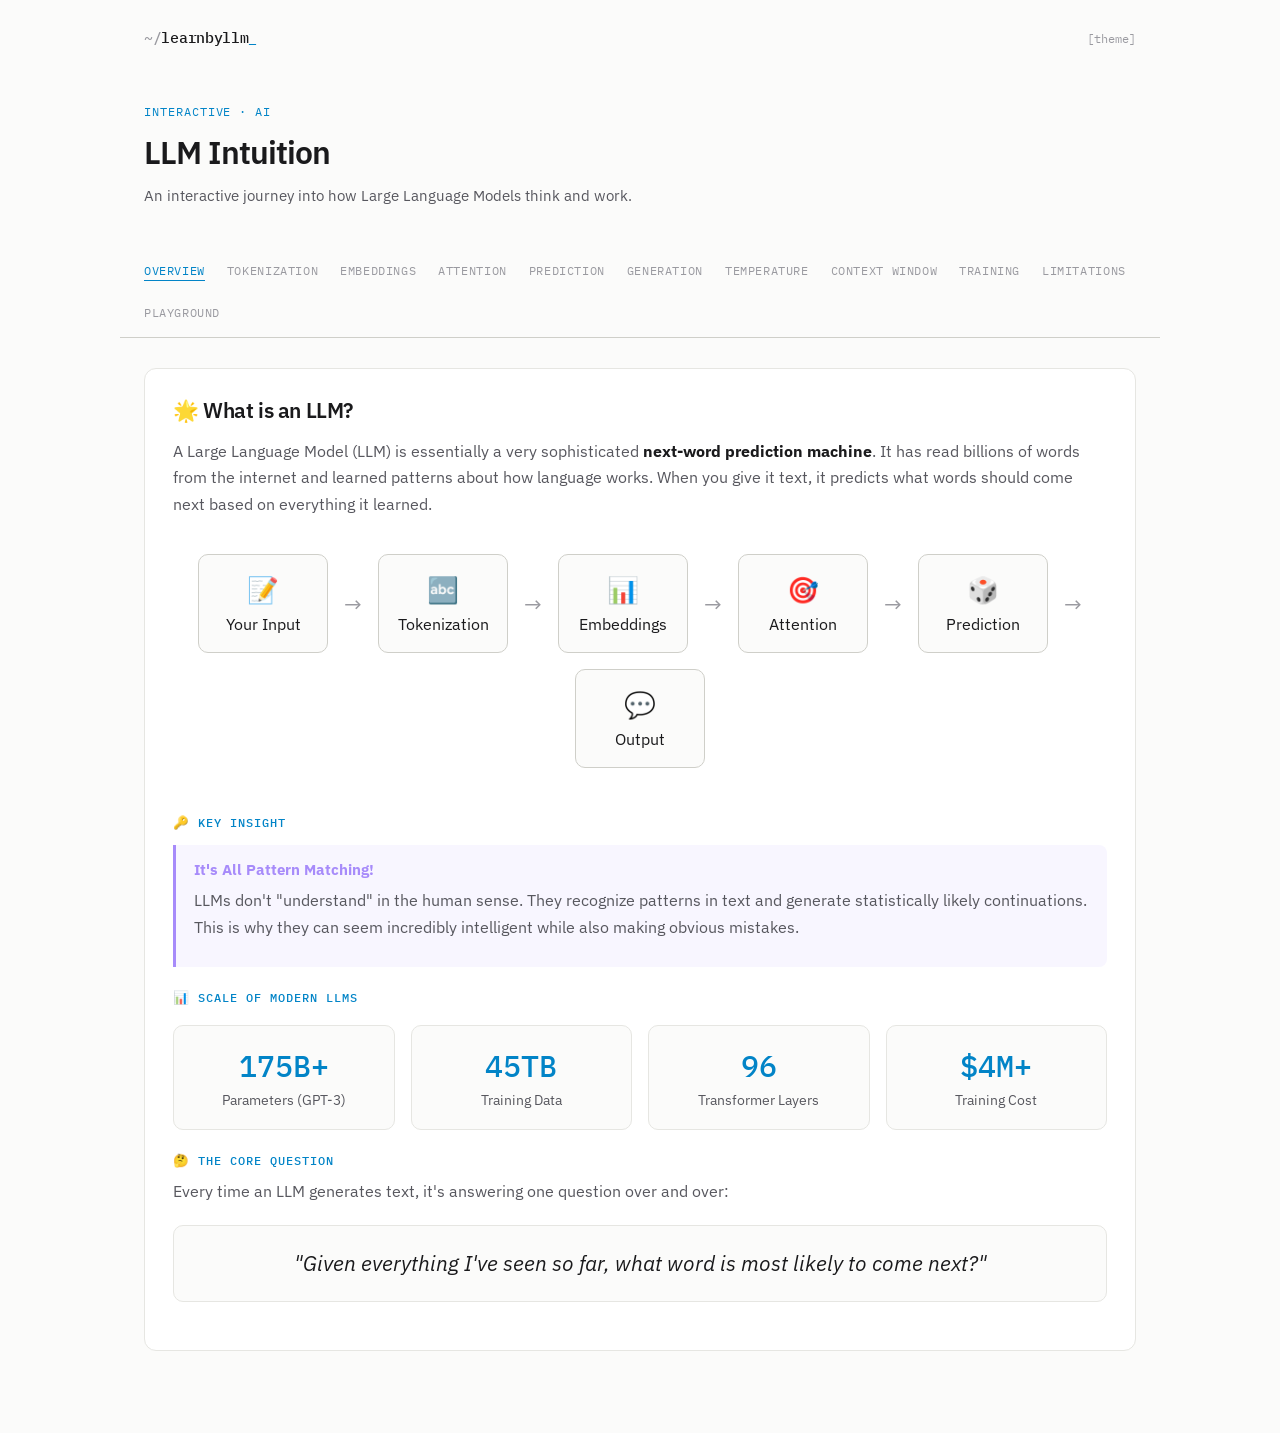
<file: tools/llm-intuition.html>
<!DOCTYPE html>
<html lang="en">
<head>
    <meta charset="UTF-8">
    <meta name="viewport" content="width=device-width, initial-scale=1.0">
    <title>Understanding LLMs - Interactive Guide</title>
    <meta name="description" content="Understand how Large Language Models work through interactive visualizations.">
    <meta property="og:title" content="Understanding LLMs">
    <meta property="og:description" content="Understand how Large Language Models work through interactive visualizations.">
    <meta property="og:type" content="website">
    <meta property="og:url" content="https://learnbyllm.github.io/tools/llm-intuition.html">
    <meta property="og:image" content="https://learnbyllm.github.io/assets/og-image.png">
    <meta name="twitter:card" content="summary_large_image">
    <link rel="icon" type="image/svg+xml" href="../assets/favicon.svg">
    <link rel="preconnect" href="https://fonts.googleapis.com">
    <link rel="preconnect" href="https://fonts.gstatic.com" crossorigin>
    <link href="https://fonts.googleapis.com/css2?family=IBM+Plex+Mono:wght@400;500&family=IBM+Plex+Sans:wght@400;500;600&display=swap" rel="stylesheet">
    <link rel="stylesheet" href="../assets/tool-theme.css">
    <script src="../assets/theme.js"></script>
    <style>
        /* Page-specific styles. Shared reset, body, topbar, header, tabs,
           cards, buttons and inputs come from ../assets/tool-theme.css */

        .container {
            max-width: 1040px;
            margin: 0 auto;
            padding: 30px 24px 60px;
        }

        .section {
            display: none;
            animation: fadeIn 0.4s ease;
        }

        .section.active {
            display: block;
        }

        @keyframes fadeIn {
            from { opacity: 0; transform: translateY(10px); }
            to { opacity: 1; transform: translateY(0); }
        }

        .description {
            color: var(--text-secondary);
            line-height: 1.7;
            margin-bottom: 20px;
            font-size: 0.98rem;
        }

        .interactive-area {
            background: var(--bg);
            border: 1px solid var(--border);
            border-radius: 10px;
            padding: 24px;
            margin: 20px 0;
        }

        .info-box {
            background: var(--accent-soft);
            border-left: 3px solid var(--accent);
            padding: 14px 18px;
            border-radius: 0 8px 8px 0;
            margin: 15px 0;
        }

        .info-box.warning {
            background: rgba(251, 191, 36, 0.08);
            border-left-color: var(--warn);
        }

        .info-box.insight {
            background: rgba(167, 139, 250, 0.08);
            border-left-color: #a78bfa;
        }

        .info-box h4 {
            color: var(--accent);
            margin-bottom: 8px;
            font-size: 0.95rem;
        }

        .info-box.warning h4 { color: var(--warn); }
        .info-box.insight h4 { color: #a78bfa; }

        .card button {
            margin: 4px 8px 4px 0;
        }

        input[type="text"], textarea {
            font-family: 'IBM Plex Mono', 'Consolas', monospace;
            font-size: 0.9rem;
            padding: 10px 14px;
            border: 1px solid var(--border-strong);
            border-radius: 6px;
            background: var(--bg-elevated);
            color: var(--text);
            width: 100%;
            outline: none;
            transition: border-color 0.15s ease;
        }

        input[type="text"]:focus, textarea:focus {
            border-color: var(--accent);
        }

        input::placeholder, textarea::placeholder {
            color: var(--text-tertiary);
        }

        input[type="range"] {
            width: 100%;
            padding: 0;
            border: none;
            background: none;
        }

        /* Tokenization Styles */
        .token-display {
            display: flex;
            flex-wrap: wrap;
            gap: 10px;
            margin: 20px 0;
            min-height: 60px;
            align-items: center;
        }

        .token {
            font-family: 'IBM Plex Mono', 'Consolas', monospace;
            font-size: 0.88rem;
            padding: 7px 14px;
            border-radius: 6px;
            border: 1px solid var(--border);
            color: var(--text);
            animation: tokenAppear 0.3s ease;
            position: relative;
        }

        .token .token-id {
            position: absolute;
            top: -9px;
            right: -9px;
            background: var(--bg-elevated);
            border: 1px solid var(--border-strong);
            padding: 1px 6px;
            border-radius: 8px;
            font-size: 0.65rem;
            color: var(--text-secondary);
        }

        @keyframes tokenAppear {
            from { transform: scale(0.6); opacity: 0; }
            to { transform: scale(1); opacity: 1; }
        }

        /* Embedding Visualization */
        .embedding-container {
            display: flex;
            gap: 20px;
            flex-wrap: wrap;
            justify-content: center;
        }

        .embedding-word {
            text-align: center;
        }

        .embedding-vector {
            display: flex;
            flex-direction: column;
            gap: 3px;
            padding: 10px;
            background: var(--bg-elevated);
            border: 1px solid var(--border);
            border-radius: 8px;
            margin-top: 10px;
        }

        .embedding-dim {
            height: 18px;
            border-radius: 3px;
            transition: width 0.5s ease;
        }

        /* Attention Visualization */
        .attention-cell {
            width: 50px;
            height: 50px;
            border-radius: 6px;
            border: 1px solid var(--border);
            display: flex;
            align-items: center;
            justify-content: center;
            font-family: 'IBM Plex Mono', 'Consolas', monospace;
            font-size: 0.72rem;
            color: var(--text);
            transition: transform 0.2s ease;
            cursor: pointer;
        }

        .attention-cell:hover {
            transform: scale(1.08);
            z-index: 10;
        }

        .attention-label {
            display: flex;
            align-items: center;
            justify-content: center;
            font-family: 'IBM Plex Mono', 'Consolas', monospace;
            color: var(--text-secondary);
        }

        /* Probability Distribution */
        .prob-container {
            display: flex;
            flex-direction: column;
            gap: 10px;
            max-height: 400px;
            overflow-y: auto;
        }

        .prob-bar-container {
            display: flex;
            align-items: center;
            gap: 12px;
        }

        .prob-word {
            width: 100px;
            text-align: right;
            font-family: 'IBM Plex Mono', 'Consolas', monospace;
            font-size: 0.85rem;
            color: var(--text-secondary);
        }

        .prob-bar-wrapper {
            flex: 1;
            background: var(--bg-hover);
            border: 1px solid var(--border);
            border-radius: 6px;
            overflow: hidden;
            height: 22px;
        }

        .prob-bar {
            height: 100%;
            transition: width 0.5s ease;
        }

        .prob-val {
            font-family: 'IBM Plex Mono', 'Consolas', monospace;
            font-size: 0.8rem;
            color: var(--text);
            min-width: 56px;
        }

        /* Temperature Slider */
        .slider-container {
            margin: 20px 0;
        }

        .slider-container label {
            display: block;
            margin-bottom: 10px;
            font-family: 'IBM Plex Mono', 'Consolas', monospace;
            font-size: 0.82rem;
            color: var(--text-secondary);
        }

        .slider-value {
            text-align: center;
            font-family: 'IBM Plex Mono', 'Consolas', monospace;
            font-size: 1.3rem;
            font-weight: 500;
            color: var(--accent);
            margin-top: 10px;
        }

        /* Context Window */
        .context-window {
            display: flex;
            gap: 6px;
            flex-wrap: wrap;
            padding: 20px;
            background: var(--bg-elevated);
            border: 1px solid var(--border);
            border-radius: 8px;
        }

        .context-token {
            font-family: 'IBM Plex Mono', 'Consolas', monospace;
            font-size: 0.82rem;
            padding: 6px 10px;
            border-radius: 5px;
            transition: all 0.3s ease;
        }

        .context-token.in-context {
            background: rgba(56, 189, 248, 0.15);
            border: 1px solid rgba(56, 189, 248, 0.4);
            color: var(--text);
        }

        .context-token.out-of-context {
            background: var(--bg-hover);
            border: 1px solid var(--border);
            color: var(--text-tertiary);
        }

        /* Training Visualization */
        .training-step {
            display: flex;
            align-items: center;
            gap: 20px;
            padding: 20px;
            background: var(--bg);
            border: 1px solid var(--border);
            border-radius: 10px;
            margin: 15px 0;
        }

        .training-step-number {
            width: 44px;
            height: 44px;
            flex: none;
            border-radius: 8px;
            background: var(--accent-soft);
            border: 1px solid var(--accent);
            color: var(--accent);
            display: flex;
            align-items: center;
            justify-content: center;
            font-family: 'IBM Plex Mono', 'Consolas', monospace;
            font-weight: 500;
            font-size: 1.05rem;
        }

        .training-step-content {
            flex: 1;
        }

        .training-step-title {
            font-weight: 600;
            color: var(--text);
            margin-bottom: 5px;
        }

        /* Comparison Grid */
        .comparison-grid {
            display: grid;
            grid-template-columns: repeat(auto-fit, minmax(280px, 1fr));
            gap: 16px;
            margin: 20px 0;
        }

        .comparison-item {
            background: var(--bg);
            border: 1px solid var(--border);
            border-radius: 10px;
            padding: 20px;
        }

        .comparison-item h4 {
            color: var(--text);
            margin-bottom: 10px;
            font-size: 0.95rem;
        }

        /* Generation Animation */
        .generation-display {
            font-family: 'IBM Plex Mono', 'Consolas', monospace;
            font-size: 1rem;
            line-height: 2;
            padding: 20px;
            background: var(--bg-elevated);
            border: 1px solid var(--border);
            border-radius: 8px;
            min-height: 100px;
            margin-top: 15px;
        }

        .generated-token {
            display: inline;
            animation: tokenFade 0.5s ease;
        }

        @keyframes tokenFade {
            from { opacity: 0; color: var(--accent); }
            to { opacity: 1; color: var(--text); }
        }

        .cursor {
            display: inline-block;
            width: 2px;
            height: 1.2em;
            background: var(--accent);
            animation: blink 1s infinite;
            vertical-align: middle;
            margin-left: 2px;
        }

        @keyframes blink {
            0%, 50% { opacity: 1; }
            51%, 100% { opacity: 0; }
        }

        /* Hallucination Demo */
        .fact-check {
            display: flex;
            align-items: flex-start;
            flex-wrap: wrap;
            gap: 10px;
            padding: 15px;
            border-radius: 8px;
            margin: 10px 0;
            background: var(--bg);
            border: 1px solid var(--border);
            border-left: 3px solid var(--border-strong);
            cursor: pointer;
        }

        .fact-check.correct {
            background: rgba(52, 211, 153, 0.08);
            border-left-color: var(--ok);
        }

        .fact-check.incorrect {
            background: rgba(248, 113, 113, 0.08);
            border-left-color: var(--bad);
        }

        .fact-check.uncertain {
            background: rgba(251, 191, 36, 0.08);
            border-left-color: var(--warn);
        }

        .fact-explanation {
            flex-basis: 100%;
        }

        /* Flow Diagram */
        .flow-diagram {
            display: flex;
            align-items: center;
            justify-content: center;
            gap: 16px;
            flex-wrap: wrap;
            padding: 24px 0;
        }

        .flow-step {
            background: var(--bg);
            border: 1px solid var(--border-strong);
            border-radius: 10px;
            padding: 18px;
            text-align: center;
            min-width: 130px;
            transition: border-color 0.2s ease, transform 0.2s ease;
        }

        .flow-step:hover {
            transform: translateY(-3px);
            border-color: var(--accent);
        }

        .flow-step-icon {
            font-size: 1.6rem;
            margin-bottom: 8px;
        }

        .flow-arrow {
            font-size: 1.4rem;
            color: var(--text-tertiary);
        }

        /* Stats Display */
        .stats-grid {
            display: grid;
            grid-template-columns: repeat(auto-fit, minmax(180px, 1fr));
            gap: 16px;
            margin: 20px 0;
        }

        .stat-card {
            background: var(--bg);
            border: 1px solid var(--border);
            border-radius: 10px;
            padding: 20px;
            text-align: center;
        }

        .stat-value {
            font-family: 'IBM Plex Mono', 'Consolas', monospace;
            font-size: 1.9rem;
            font-weight: 500;
            color: var(--accent);
        }

        .stat-label {
            color: var(--text-secondary);
            margin-top: 6px;
            font-size: 0.85rem;
        }

        /* Interactive Prompt */
        .prompt-builder {
            display: flex;
            flex-direction: column;
            gap: 15px;
        }

        .prompt-part {
            display: flex;
            gap: 10px;
            align-items: center;
        }

        .prompt-label {
            min-width: 120px;
            font-family: 'IBM Plex Mono', 'Consolas', monospace;
            font-size: 0.8rem;
            color: var(--text-secondary);
        }

        .prompt-preview {
            background: var(--bg-elevated);
            border: 1px solid var(--border);
            border-left: 3px solid var(--accent);
            border-radius: 0 8px 8px 0;
            padding: 20px;
            margin-top: 15px;
        }

        /* Responsive */
        @media (max-width: 768px) {
            .container {
                padding: 15px;
            }

            .card {
                padding: 20px;
            }

            .attention-cell {
                width: 35px;
                height: 35px;
                font-size: 0.6rem;
            }

            .prompt-part {
                flex-wrap: wrap;
            }
        }
    </style>
</head>
<body>
    <nav class="site-topbar"><a href="../index.html" class="wordmark">learnbyllm</a><button class="theme-toggle" id="themeToggle" aria-label="Toggle theme">[theme]</button></nav>

    <header class="tool-header"><p class="tool-kicker">interactive · ai</p><h1>LLM Intuition</h1><p class="tool-sub">An interactive journey into how Large Language Models think and work.</p></header>

    <nav class="nav-tabs">
        <button class="nav-tab active" onclick="showSection('overview')">Overview</button>
        <button class="nav-tab" onclick="showSection('tokenization')">Tokenization</button>
        <button class="nav-tab" onclick="showSection('embeddings')">Embeddings</button>
        <button class="nav-tab" onclick="showSection('attention')">Attention</button>
        <button class="nav-tab" onclick="showSection('prediction')">Prediction</button>
        <button class="nav-tab" onclick="showSection('generation')">Generation</button>
        <button class="nav-tab" onclick="showSection('temperature')">Temperature</button>
        <button class="nav-tab" onclick="showSection('context')">Context Window</button>
        <button class="nav-tab" onclick="showSection('training')">Training</button>
        <button class="nav-tab" onclick="showSection('limitations')">Limitations</button>
        <button class="nav-tab" onclick="showSection('playground')">Playground</button>
    </nav>

    <div class="container">
        <!-- Overview Section -->
        <section id="overview" class="section active">
            <div class="card">
                <h2>🌟 What is an LLM?</h2>
                <p class="description">
                    A Large Language Model (LLM) is essentially a very sophisticated <strong>next-word prediction machine</strong>. 
                    It has read billions of words from the internet and learned patterns about how language works. 
                    When you give it text, it predicts what words should come next based on everything it learned.
                </p>

                <div class="flow-diagram">
                    <div class="flow-step">
                        <div class="flow-step-icon">📝</div>
                        <div>Your Input</div>
                    </div>
                    <div class="flow-arrow">→</div>
                    <div class="flow-step">
                        <div class="flow-step-icon">🔤</div>
                        <div>Tokenization</div>
                    </div>
                    <div class="flow-arrow">→</div>
                    <div class="flow-step">
                        <div class="flow-step-icon">📊</div>
                        <div>Embeddings</div>
                    </div>
                    <div class="flow-arrow">→</div>
                    <div class="flow-step">
                        <div class="flow-step-icon">🎯</div>
                        <div>Attention</div>
                    </div>
                    <div class="flow-arrow">→</div>
                    <div class="flow-step">
                        <div class="flow-step-icon">🎲</div>
                        <div>Prediction</div>
                    </div>
                    <div class="flow-arrow">→</div>
                    <div class="flow-step">
                        <div class="flow-step-icon">💬</div>
                        <div>Output</div>
                    </div>
                </div>

                <h3>🔑 Key Insight</h3>
                <div class="info-box insight">
                    <h4>It's All Pattern Matching!</h4>
                    <p>LLMs don't "understand" in the human sense. They recognize patterns in text and generate statistically likely continuations. 
                    This is why they can seem incredibly intelligent while also making obvious mistakes.</p>
                </div>

                <h3>📊 Scale of Modern LLMs</h3>
                <div class="stats-grid">
                    <div class="stat-card">
                        <div class="stat-value">175B+</div>
                        <div class="stat-label">Parameters (GPT-3)</div>
                    </div>
                    <div class="stat-card">
                        <div class="stat-value">45TB</div>
                        <div class="stat-label">Training Data</div>
                    </div>
                    <div class="stat-card">
                        <div class="stat-value">96</div>
                        <div class="stat-label">Transformer Layers</div>
                    </div>
                    <div class="stat-card">
                        <div class="stat-value">$4M+</div>
                        <div class="stat-label">Training Cost</div>
                    </div>
                </div>

                <h3>🤔 The Core Question</h3>
                <p class="description">
                    Every time an LLM generates text, it's answering one question over and over:
                </p>
                <div class="interactive-area" style="text-align: center; font-size: 1.3rem;">
                    <em>"Given everything I've seen so far, what word is most likely to come next?"</em>
                </div>
            </div>
        </section>

        <!-- Tokenization Section -->
        <section id="tokenization" class="section">
            <div class="card">
                <h2>🔤 Tokenization: Breaking Text into Pieces</h2>
                <p class="description">
                    Before an LLM can process your text, it needs to break it into smaller pieces called <strong>tokens</strong>. 
                    Tokens aren't always whole words - they can be parts of words, punctuation, or even single characters. 
                    This is the first step in understanding your input.
                </p>

                <div class="info-box">
                    <h4>Why Tokens?</h4>
                    <p>Using tokens instead of characters or whole words gives a good balance between vocabulary size and ability to handle any text, including made-up words!</p>
                </div>

                <div class="interactive-area">
                    <h3>🧪 Try It: See How Text Gets Tokenized</h3>
                    <textarea id="tokenInput" rows="3" placeholder="Type something to see how it gets tokenized... Try words like 'unbelievable' or 'ChatGPT'">Hello, how are you doing today?</textarea>
                    <div style="margin-top: 15px;">
                        <button class="btn-primary" onclick="tokenize()">Tokenize!</button>
                        <button class="btn-secondary" onclick="document.getElementById('tokenInput').value = 'The quick brown fox jumps over the lazy dog.'; tokenize();">Example 1</button>
                        <button class="btn-secondary" onclick="document.getElementById('tokenInput').value = 'Supercalifragilisticexpialidocious!'; tokenize();">Long Word</button>
                        <button class="btn-secondary" onclick="document.getElementById('tokenInput').value = 'GPT-4 is amazing! 🚀'; tokenize();">With Emoji</button>
                    </div>
                    
                    <div class="token-display" id="tokenDisplay"></div>
                    
                    <div id="tokenStats" style="color: var(--text-secondary); margin-top: 10px;"></div>
                </div>

                <h3>🎨 Token Types</h3>
                <div class="comparison-grid">
                    <div class="comparison-item">
                        <h4>Common Words</h4>
                        <p>Words like "the", "is", "and" are usually single tokens because they appear so often.</p>
                        <div class="token" style="background: rgba(52, 211, 153, 0.15); display: inline-block; margin-top: 10px;">the</div>
                    </div>
                    <div class="comparison-item">
                        <h4>Word Pieces</h4>
                        <p>Longer or rare words get split: "unbelievable" → "un" + "believ" + "able"</p>
                        <div style="margin-top: 10px;">
                            <span class="token" style="background: rgba(56, 189, 248, 0.15); display: inline-block;">un</span>
                            <span class="token" style="background: rgba(167, 139, 250, 0.15); display: inline-block;">believ</span>
                            <span class="token" style="background: rgba(52, 211, 153, 0.15); display: inline-block;">able</span>
                        </div>
                    </div>
                    <div class="comparison-item">
                        <h4>Special Characters</h4>
                        <p>Punctuation and spaces are often separate tokens.</p>
                        <div style="margin-top: 10px;">
                            <span class="token" style="background: rgba(251, 191, 36, 0.15); display: inline-block;">!</span>
                            <span class="token" style="background: rgba(248, 113, 113, 0.15); display: inline-block;">?</span>
                        </div>
                    </div>
                    <div class="comparison-item">
                        <h4>Numbers & Code</h4>
                        <p>Numbers and code often get split into individual digits or characters.</p>
                        <div style="margin-top: 10px;">
                            <span class="token" style="background: rgba(248, 113, 113, 0.15); display: inline-block;">202</span>
                            <span class="token" style="background: rgba(56, 189, 248, 0.15); display: inline-block;">4</span>
                        </div>
                    </div>
                </div>

                <div class="info-box warning">
                    <h4>⚠️ Why This Matters</h4>
                    <p>Token count affects cost (you pay per token), context limits, and even how the model "sees" your text. 
                    A long word split into many tokens might be harder for the model to work with than short common words.</p>
                </div>
            </div>
        </section>

        <!-- Embeddings Section -->
        <section id="embeddings" class="section">
            <div class="card">
                <h2>📊 Embeddings: Words as Numbers</h2>
                <p class="description">
                    Computers can't understand words directly - they need numbers. <strong>Embeddings</strong> convert each token into 
                    a long list of numbers (a vector) that captures its meaning. Similar words end up with similar numbers!
                </p>

                <div class="info-box">
                    <h4>The Magic of Embeddings</h4>
                    <p>In embedding space, you can do math with meanings: King - Man + Woman ≈ Queen! 
                    Words with similar meanings cluster together in this high-dimensional space.</p>
                </div>

                <div class="interactive-area">
                    <h3>🧪 Explore Word Similarity</h3>
                    <p style="color: var(--text-secondary); margin-bottom: 15px;">Click on words to see their "embedding" and find similar words:</p>
                    
                    <div style="display: flex; flex-wrap: wrap; gap: 10px; margin-bottom: 20px;">
                        <button class="btn-secondary" onclick="showEmbedding('king')">👑 King</button>
                        <button class="btn-secondary" onclick="showEmbedding('queen')">👸 Queen</button>
                        <button class="btn-secondary" onclick="showEmbedding('man')">👨 Man</button>
                        <button class="btn-secondary" onclick="showEmbedding('woman')">👩 Woman</button>
                        <button class="btn-secondary" onclick="showEmbedding('happy')">😊 Happy</button>
                        <button class="btn-secondary" onclick="showEmbedding('sad')">😢 Sad</button>
                        <button class="btn-secondary" onclick="showEmbedding('dog')">🐕 Dog</button>
                        <button class="btn-secondary" onclick="showEmbedding('cat')">🐱 Cat</button>
                        <button class="btn-secondary" onclick="showEmbedding('computer')">💻 Computer</button>
                        <button class="btn-secondary" onclick="showEmbedding('phone')">📱 Phone</button>
                    </div>

                    <div id="embeddingDisplay" class="embedding-container"></div>
                    
                    <div id="similarWords" style="margin-top: 20px;"></div>
                </div>

                <h3>🎯 Visualizing Embedding Space (2D Simplified)</h3>
                <div class="interactive-area">
                    <canvas id="embeddingCanvas" width="600" height="400" style="width: 100%; background: var(--bg-elevated); border: 1px solid var(--border); border-radius: 8px;"></canvas>
                    <p style="color: var(--text-secondary); margin-top: 10px; text-align: center;">
                        Similar words cluster together. Real embeddings have hundreds of dimensions, not just 2!
                    </p>
                </div>

                <h3>📐 How Big Are Embeddings?</h3>
                <div class="stats-grid">
                    <div class="stat-card">
                        <div class="stat-value">768</div>
                        <div class="stat-label">Dimensions (BERT)</div>
                    </div>
                    <div class="stat-card">
                        <div class="stat-value">12,288</div>
                        <div class="stat-label">Dimensions (GPT-4)</div>
                    </div>
                    <div class="stat-card">
                        <div class="stat-value">50K+</div>
                        <div class="stat-label">Vocabulary Size</div>
                    </div>
                </div>
            </div>
        </section>

        <!-- Attention Section -->
        <section id="attention" class="section">
            <div class="card">
                <h2>🎯 Attention: The Secret Sauce</h2>
                <p class="description">
                    <strong>Attention</strong> is the breakthrough that made modern LLMs possible. It allows the model to look at ALL 
                    the words in your input simultaneously and figure out which words are most relevant to each other. 
                    When processing "it", attention helps the model know what "it" refers to.
                </p>

                <div class="info-box insight">
                    <h4>💡 The Key Question Attention Answers</h4>
                    <p>"When I'm processing this word, how much should I pay attention to each of the other words?"</p>
                </div>

                <div class="interactive-area">
                    <h3>🧪 Interactive Attention Visualization</h3>
                    <p style="color: var(--text-secondary); margin-bottom: 15px;">See how words attend to each other. Brighter = more attention. Click a word to see what it focuses on:</p>
                    
                    <div style="margin-bottom: 20px;">
                        <button class="btn-secondary" onclick="setAttentionSentence('The cat sat on the mat')">The cat sat on the mat</button>
                        <button class="btn-secondary" onclick="setAttentionSentence('The bank by the river')">The bank by the river</button>
                        <button class="btn-secondary" onclick="setAttentionSentence('I love programming')">I love programming</button>
                    </div>

                    <div id="attentionSentence" style="font-size: 1.2rem; margin-bottom: 20px; text-align: center;"></div>
                    
                    <div style="display: flex; justify-content: center;">
                        <div id="attentionMatrix"></div>
                    </div>
                    
                    <div id="attentionExplanation" style="margin-top: 20px; text-align: center; color: var(--text-secondary);"></div>
                </div>

                <h3>🔄 Self-Attention Explained</h3>
                <div class="comparison-grid">
                    <div class="comparison-item">
                        <h4>Query (Q)</h4>
                        <p>"What am I looking for?"</p>
                        <p style="color: var(--text-secondary); font-size: 0.9rem;">Each word asks a question about what information it needs.</p>
                    </div>
                    <div class="comparison-item">
                        <h4>Key (K)</h4>
                        <p>"What do I contain?"</p>
                        <p style="color: var(--text-secondary); font-size: 0.9rem;">Each word advertises what information it can provide.</p>
                    </div>
                    <div class="comparison-item">
                        <h4>Value (V)</h4>
                        <p>"Here's my information"</p>
                        <p style="color: var(--text-secondary); font-size: 0.9rem;">The actual content that gets passed along if attention is high.</p>
                    </div>
                </div>

                <h3>🎭 Multi-Head Attention</h3>
                <p class="description">
                    LLMs use multiple attention "heads" in parallel - each head can learn to focus on different types of relationships:
                </p>
                <div class="interactive-area">
                    <div style="display: flex; flex-wrap: wrap; gap: 15px; justify-content: center;">
                        <div class="flow-step" style="min-width: 120px;">
                            <div>Head 1</div>
                            <div style="font-size: 0.8rem; color: var(--text-secondary);">Syntax</div>
                        </div>
                        <div class="flow-step" style="min-width: 120px;">
                            <div>Head 2</div>
                            <div style="font-size: 0.8rem; color: var(--text-secondary);">Coreference</div>
                        </div>
                        <div class="flow-step" style="min-width: 120px;">
                            <div>Head 3</div>
                            <div style="font-size: 0.8rem; color: var(--text-secondary);">Semantics</div>
                        </div>
                        <div class="flow-step" style="min-width: 120px;">
                            <div>Head 4</div>
                            <div style="font-size: 0.8rem; color: var(--text-secondary);">Position</div>
                        </div>
                    </div>
                    <p style="text-align: center; color: var(--text-secondary); margin-top: 15px;">
                        GPT-4 has 96 attention heads per layer!
                    </p>
                </div>
            </div>
        </section>

        <!-- Prediction Section -->
        <section id="prediction" class="section">
            <div class="card">
                <h2>🎲 Prediction: Choosing the Next Word</h2>
                <p class="description">
                    After processing your input through all its layers, the LLM produces a <strong>probability distribution</strong> 
                    over all possible next tokens. It doesn't just pick one word - it assigns a probability to EVERY word in its vocabulary!
                </p>

                <div class="interactive-area">
                    <h3>🧪 See Next-Word Probabilities</h3>
                    <p style="color: var(--text-secondary); margin-bottom: 15px;">Type a partial sentence and see what the model might predict next:</p>
                    
                    <input type="text" id="predictionInput" placeholder="Type a sentence..." value="The capital of France is">
                    <button class="btn-primary" onclick="showPrediction()" style="margin-top: 10px;">Show Predictions</button>
                    
                    <div style="margin-top: 10px;">
                        <button class="btn-secondary" onclick="document.getElementById('predictionInput').value = 'Once upon a time'; showPrediction();">Once upon a time</button>
                        <button class="btn-secondary" onclick="document.getElementById('predictionInput').value = 'The weather today is'; showPrediction();">The weather today is</button>
                        <button class="btn-secondary" onclick="document.getElementById('predictionInput').value = 'I went to the'; showPrediction();">I went to the</button>
                    </div>
                    
                    <div id="predictionDisplay" style="margin-top: 20px;"></div>
                </div>

                <h3>📊 The Softmax Function</h3>
                <p class="description">
                    The model's raw outputs (logits) are converted to probabilities using <strong>softmax</strong>, 
                    which ensures all probabilities sum to 1 and emphasizes the differences between options.
                </p>
                
                <div class="interactive-area">
                    <h3>🧪 Softmax Visualization</h3>
                    <p style="color: var(--text-secondary); margin-bottom: 15px;">Adjust the raw scores (logits) and see how softmax converts them to probabilities:</p>
                    
                    <div id="softmaxSliders">
                        <div style="margin-bottom: 15px;">
                            <label>Paris: <span id="logit1Val">5.0</span></label>
                            <input type="range" id="logit1" min="-5" max="10" step="0.1" value="5" oninput="updateSoftmax()">
                        </div>
                        <div style="margin-bottom: 15px;">
                            <label>London: <span id="logit2Val">2.0</span></label>
                            <input type="range" id="logit2" min="-5" max="10" step="0.1" value="2" oninput="updateSoftmax()">
                        </div>
                        <div style="margin-bottom: 15px;">
                            <label>Berlin: <span id="logit3Val">1.0</span></label>
                            <input type="range" id="logit3" min="-5" max="10" step="0.1" value="1" oninput="updateSoftmax()">
                        </div>
                        <div style="margin-bottom: 15px;">
                            <label>Rome: <span id="logit4Val">0.5</span></label>
                            <input type="range" id="logit4" min="-5" max="10" step="0.1" value="0.5" oninput="updateSoftmax()">
                        </div>
                    </div>
                    
                    <div id="softmaxOutput" class="prob-container"></div>
                </div>

                <div class="info-box">
                    <h4>🎯 Key Insight</h4>
                    <p>The model is never 100% certain! Even for obvious completions, there's always some probability assigned to other words. 
                    This uncertainty is actually useful - it allows for creativity and variation.</p>
                </div>
            </div>
        </section>

        <!-- Generation Section -->
        <section id="generation" class="section">
            <div class="card">
                <h2>✨ Generation: Creating Text Token by Token</h2>
                <p class="description">
                    LLMs generate text <strong>one token at a time</strong>. Each new token is added to the context, 
                    and then the whole process repeats. This is called <strong>autoregressive generation</strong>.
                </p>

                <div class="flow-diagram">
                    <div class="flow-step">
                        <div class="flow-step-icon">📝</div>
                        <div>Input</div>
                    </div>
                    <div class="flow-arrow">→</div>
                    <div class="flow-step">
                        <div class="flow-step-icon">🔮</div>
                        <div>Predict Next</div>
                    </div>
                    <div class="flow-arrow">→</div>
                    <div class="flow-step">
                        <div class="flow-step-icon">➕</div>
                        <div>Add to Context</div>
                    </div>
                    <div class="flow-arrow">→</div>
                    <div class="flow-step">
                        <div class="flow-step-icon">🔁</div>
                        <div>Repeat</div>
                    </div>
                </div>

                <div class="interactive-area">
                    <h3>🧪 Watch Text Generate Token by Token</h3>
                    <input type="text" id="generationPrompt" placeholder="Enter a prompt..." value="In a world where robots">
                    <div style="margin-top: 15px;">
                        <button class="btn-primary" onclick="startGeneration()">Generate</button>
                        <button class="btn-secondary" onclick="stopGeneration()">Stop</button>
                        <button class="btn-secondary" onclick="clearGeneration()">Clear</button>
                    </div>
                    
                    <div class="generation-display" id="generationDisplay">
                        <span id="generatedText"></span><span class="cursor" id="generationCursor" style="display: none;"></span>
                    </div>
                    
                    <div id="generationStats" style="margin-top: 15px; color: var(--text-secondary);"></div>
                </div>

                <h3>🎯 Sampling Strategies</h3>
                <div class="comparison-grid">
                    <div class="comparison-item">
                        <h4>Greedy</h4>
                        <p>Always pick the highest probability token. Fast but repetitive.</p>
                    </div>
                    <div class="comparison-item">
                        <h4>Top-K</h4>
                        <p>Sample from the K most likely tokens. More variety!</p>
                    </div>
                    <div class="comparison-item">
                        <h4>Top-P (Nucleus)</h4>
                        <p>Sample from tokens that make up P% of probability mass.</p>
                    </div>
                    <div class="comparison-item">
                        <h4>Beam Search</h4>
                        <p>Explore multiple paths and pick the best overall sequence.</p>
                    </div>
                </div>
            </div>
        </section>

        <!-- Temperature Section -->
        <section id="temperature" class="section">
            <div class="card">
                <h2>🌡️ Temperature: Controlling Creativity</h2>
                <p class="description">
                    <strong>Temperature</strong> is a parameter that controls how "creative" or "random" the model's outputs are. 
                    It works by adjusting the probability distribution before sampling.
                </p>

                <div class="interactive-area">
                    <h3>🧪 See How Temperature Affects Output</h3>
                    
                    <div class="slider-container">
                        <label>Temperature:</label>
                        <input type="range" id="tempSlider" min="0.1" max="2" step="0.1" value="1" oninput="updateTemperature()">
                        <div class="slider-value" id="tempValue">1.0</div>
                    </div>
                    
                    <div style="display: flex; justify-content: space-between; color: var(--text-secondary); margin-bottom: 20px;">
                        <span>🎯 Focused/Deterministic</span>
                        <span>🎨 Creative/Random</span>
                    </div>
                    
                    <p style="margin-bottom: 15px;">Prompt: "The best way to learn programming is"</p>
                    
                    <div id="temperatureProbs" class="prob-container"></div>
                    
                    <div id="temperatureExplanation" class="info-box" style="margin-top: 20px;"></div>
                </div>

                <h3>📊 Temperature Effects</h3>
                <div class="comparison-grid">
                    <div class="comparison-item">
                        <h4>🥶 Low (0.1-0.3)</h4>
                        <p>Very predictable, always picks the "safe" answer. Good for factual tasks.</p>
                        <p style="color: var(--accent); margin-top: 10px;">Best for: Code, facts, translation</p>
                    </div>
                    <div class="comparison-item">
                        <h4>😊 Medium (0.7-1.0)</h4>
                        <p>Balanced - some creativity while staying coherent. The default sweet spot.</p>
                        <p style="color: var(--accent); margin-top: 10px;">Best for: General conversation, writing</p>
                    </div>
                    <div class="comparison-item">
                        <h4>🔥 High (1.5-2.0)</h4>
                        <p>Very creative and surprising, but may become incoherent or nonsensical.</p>
                        <p style="color: var(--accent); margin-top: 10px;">Best for: Brainstorming, poetry, humor</p>
                    </div>
                </div>

                <div class="info-box warning">
                    <h4>⚠️ The Math Behind Temperature</h4>
                    <p>Temperature divides the logits before softmax: softmax(logits / T). 
                    Lower T makes high probabilities higher and low probabilities lower. 
                    Higher T flattens everything, making unlikely tokens more probable.</p>
                </div>
            </div>
        </section>

        <!-- Context Window Section -->
        <section id="context" class="section">
            <div class="card">
                <h2>📏 Context Window: The Model's Memory</h2>
                <p class="description">
                    The <strong>context window</strong> is the maximum amount of text an LLM can "see" at once. 
                    It includes both your input AND any previous conversation. When you exceed it, 
                    older content gets "forgotten" (truncated).
                </p>

                <div class="stats-grid">
                    <div class="stat-card">
                        <div class="stat-value">4K</div>
                        <div class="stat-label">GPT-3.5 Tokens</div>
                    </div>
                    <div class="stat-card">
                        <div class="stat-value">128K</div>
                        <div class="stat-label">GPT-4 Turbo Tokens</div>
                    </div>
                    <div class="stat-card">
                        <div class="stat-value">200K</div>
                        <div class="stat-label">Claude 3 Tokens</div>
                    </div>
                    <div class="stat-card">
                        <div class="stat-value">1M+</div>
                        <div class="stat-label">Gemini 1.5 Tokens</div>
                    </div>
                </div>

                <div class="interactive-area">
                    <h3>🧪 Visualize Context Window</h3>
                    
                    <div class="slider-container">
                        <label>Context Window Size: <span id="contextSizeLabel">20</span> tokens</label>
                        <input type="range" id="contextSize" min="5" max="50" value="20" oninput="updateContextWindow()">
                    </div>
                    
                    <div id="contextWindowDemo" style="margin-top: 20px;">
                        <p style="color: var(--text-secondary); margin-bottom: 10px;">The conversation so far:</p>
                        <div class="context-window" id="contextTokens"></div>
                    </div>
                    
                    <button class="btn-primary" onclick="addToContext()" style="margin-top: 15px;">Add More Text</button>
                    <button class="btn-secondary" onclick="resetContext()">Reset</button>
                    
                    <div id="contextExplanation" style="margin-top: 15px; color: var(--text-secondary);"></div>
                </div>

                <h3>🤔 Why Context Limits Matter</h3>
                <div class="comparison-grid">
                    <div class="comparison-item">
                        <h4>Memory Limitations</h4>
                        <p>The model literally cannot see text outside its context window. It's not that it forgot - it never saw it!</p>
                    </div>
                    <div class="comparison-item">
                        <h4>Conversation Coherence</h4>
                        <p>Long conversations may lose early context, causing the model to repeat itself or forget instructions.</p>
                    </div>
                    <div class="comparison-item">
                        <h4>Cost Implications</h4>
                        <p>Longer contexts = more computation = higher costs and slower responses.</p>
                    </div>
                </div>

                <div class="info-box insight">
                    <h4>💡 Pro Tip</h4>
                    <p>Put important instructions at the BEGINNING and END of your prompt - 
                    research shows models pay more attention to these positions (the "lost in the middle" problem).</p>
                </div>
            </div>
        </section>

        <!-- Training Section -->
        <section id="training" class="section">
            <div class="card">
                <h2>📚 Training: How LLMs Learn</h2>
                <p class="description">
                    LLMs are trained in multiple stages, each building on the previous. Understanding this helps explain 
                    both their capabilities and limitations.
                </p>

                <div class="training-step">
                    <div class="training-step-number">1</div>
                    <div class="training-step-content">
                        <div class="training-step-title">Pre-training: Learning Language</div>
                        <p style="color: var(--text-secondary);">The model reads BILLIONS of words from the internet, books, code, etc. 
                        It learns to predict the next word, absorbing grammar, facts, and patterns.</p>
                        <p style="color: var(--accent); margin-top: 5px;">Duration: Weeks to months | Cost: Millions of dollars</p>
                    </div>
                </div>

                <div class="training-step">
                    <div class="training-step-number">2</div>
                    <div class="training-step-content">
                        <div class="training-step-title">Supervised Fine-tuning (SFT)</div>
                        <p style="color: var(--text-secondary);">Humans write high-quality example conversations. The model learns 
                        to mimic this style - being helpful, following instructions, etc.</p>
                        <p style="color: var(--accent); margin-top: 5px;">Duration: Days | Examples: ~100,000</p>
                    </div>
                </div>

                <div class="training-step">
                    <div class="training-step-number">3</div>
                    <div class="training-step-content">
                        <div class="training-step-title">RLHF: Learning Preferences</div>
                        <p style="color: var(--text-secondary);">Humans rank different model outputs from best to worst. 
                        The model learns what humans prefer through reinforcement learning.</p>
                        <p style="color: var(--accent); margin-top: 5px;">This is what makes ChatGPT feel "aligned" with human values</p>
                    </div>
                </div>

                <div class="interactive-area">
                    <h3>🧪 See Pre-training in Action</h3>
                    <p style="color: var(--text-secondary); margin-bottom: 15px;">
                        The model sees text with a word hidden and tries to predict it. 
                        Click "Train" to see how it improves:
                    </p>
                    
                    <div id="trainingDemo">
                        <div style="font-size: 1.2rem; margin-bottom: 15px;">
                            "The cat sat on the <span id="maskedWord" style="background: var(--accent); color: var(--bg); font-family: 'IBM Plex Mono', monospace; padding: 5px 15px; border-radius: 5px;">???</span>"
                        </div>
                        
                        <div id="trainingPredictions" style="margin-bottom: 15px;"></div>
                        
                        <button class="btn-primary" onclick="trainStep()">Train Step</button>
                        <button class="btn-secondary" onclick="resetTraining()">Reset</button>
                        
                        <div id="trainingProgress" style="margin-top: 15px;">
                            <div style="color: var(--text-secondary);">Training steps: <span id="stepCount">0</span></div>
                            <div style="background: var(--bg-hover); border: 1px solid var(--border); border-radius: 6px; overflow: hidden; margin-top: 10px;">
                                <div id="trainingBar" style="height: 10px; width: 0%; background: var(--accent); transition: width 0.3s;"></div>
                            </div>
                        </div>
                    </div>
                </div>

                <h3>🎯 What the Model Actually Learns</h3>
                <div class="comparison-grid">
                    <div class="comparison-item">
                        <h4>✅ Grammar & Syntax</h4>
                        <p>How to construct valid sentences in many languages.</p>
                    </div>
                    <div class="comparison-item">
                        <h4>✅ Facts & Knowledge</h4>
                        <p>Information from training data (but can be outdated or wrong!).</p>
                    </div>
                    <div class="comparison-item">
                        <h4>✅ Reasoning Patterns</h4>
                        <p>How to chain logical steps (mostly from seeing examples).</p>
                    </div>
                    <div class="comparison-item">
                        <h4>✅ Style & Tone</h4>
                        <p>How to write formally, casually, technically, creatively, etc.</p>
                    </div>
                    <div class="comparison-item">
                        <h4>❌ Real Understanding</h4>
                        <p>It's pattern matching, not true comprehension.</p>
                    </div>
                    <div class="comparison-item">
                        <h4>❌ Real-time Info</h4>
                        <p>Knowledge is frozen at training cutoff date.</p>
                    </div>
                </div>
            </div>
        </section>

        <!-- Limitations Section -->
        <section id="limitations" class="section">
            <div class="card">
                <h2>⚠️ Limitations: What LLMs Can't Do</h2>
                <p class="description">
                    Understanding limitations is just as important as understanding capabilities. 
                    LLMs are powerful but fundamentally limited in specific ways.
                </p>

                <h3>🎭 Hallucinations</h3>
                <p class="description">
                    LLMs confidently generate false information because they're optimizing for 
                    "plausible-sounding text," not truth.
                </p>
                
                <div class="interactive-area">
                    <h3>🧪 Spot the Hallucination</h3>
                    <p style="color: var(--text-secondary); margin-bottom: 15px;">Can you identify which "facts" are real vs hallucinated?</p>
                    
                    <div id="hallucinationQuiz">
                        <div class="fact-check" id="fact1" onclick="revealFact(1)">
                            <span>🤔</span>
                            <span>"The Great Wall of China is visible from space with the naked eye."</span>
                        </div>
                        <div class="fact-check" id="fact2" onclick="revealFact(2)">
                            <span>🤔</span>
                            <span>"Python was created by Guido van Rossum in 1991."</span>
                        </div>
                        <div class="fact-check" id="fact3" onclick="revealFact(3)">
                            <span>🤔</span>
                            <span>"The scientific name for a group of flamingos is a 'magnificence'."</span>
                        </div>
                        <div class="fact-check" id="fact4" onclick="revealFact(4)">
                            <span>🤔</span>
                            <span>"Einstein failed math in school."</span>
                        </div>
                    </div>
                    
                    <button class="btn-secondary" onclick="revealAllFacts()" style="margin-top: 15px;">Reveal All</button>
                </div>

                <h3>🧮 Math & Logic Failures</h3>
                <div class="interactive-area">
                    <p style="color: var(--text-secondary); margin-bottom: 15px;">LLMs often fail at problems requiring precise calculation:</p>
                    
                    <div class="comparison-grid">
                        <div class="comparison-item">
                            <h4>Easy for LLMs ✅</h4>
                            <p>"What is 2 + 2?"</p>
                            <p style="color: var(--ok);">Answer: 4</p>
                        </div>
                        <div class="comparison-item">
                            <h4>Hard for LLMs ❌</h4>
                            <p>"What is 7,849 × 6,523?"</p>
                            <p style="color: var(--bad);">Often wrong!</p>
                        </div>
                    </div>
                    
                    <div class="info-box" style="margin-top: 15px;">
                        <h4>Why?</h4>
                        <p>LLMs process numbers as tokens, not quantities. "7849" might be split into "78" + "49". 
                        They can't actually compute - they pattern-match to similar problems they've seen.</p>
                    </div>
                </div>

                <h3>🚫 Other Key Limitations</h3>
                <div class="comparison-grid">
                    <div class="comparison-item">
                        <h4>❌ No Real-time Information</h4>
                        <p>Knowledge frozen at training cutoff. Can't browse the internet or know current events.</p>
                    </div>
                    <div class="comparison-item">
                        <h4>❌ No Persistent Memory</h4>
                        <p>Each conversation starts fresh. Doesn't remember previous chats (unless explicitly designed to).</p>
                    </div>
                    <div class="comparison-item">
                        <h4>❌ No True Reasoning</h4>
                        <p>Pattern matches to similar problems. Novel logic puzzles often fail.</p>
                    </div>
                    <div class="comparison-item">
                        <h4>❌ Sycophancy</h4>
                        <p>Tends to agree with users and tell them what they want to hear.</p>
                    </div>
                    <div class="comparison-item">
                        <h4>❌ Counting Problems</h4>
                        <p>"How many R's in strawberry?" Often gets simple counting wrong due to tokenization.</p>
                    </div>
                    <div class="comparison-item">
                        <h4>❌ Spatial Reasoning</h4>
                        <p>Struggles with 3D visualization, directions, and physical relationships.</p>
                    </div>
                </div>

                <div class="info-box warning">
                    <h4>⚠️ The Confidence Problem</h4>
                    <p>LLMs express everything with similar confidence. A completely made-up fact sounds 
                    just as confident as a well-established truth. Always verify important information!</p>
                </div>
            </div>
        </section>

        <!-- Playground Section -->
        <section id="playground" class="section">
            <div class="card">
                <h2>🎮 Playground: Putting It All Together</h2>
                <p class="description">
                    Now that you understand the components, let's see them all work together in a simulated LLM!
                </p>

                <div class="interactive-area">
                    <h3>🤖 Mini LLM Simulator</h3>
                    
                    <div class="prompt-builder">
                        <div class="prompt-part">
                            <span class="prompt-label">System Prompt:</span>
                            <input type="text" id="systemPrompt" placeholder="You are a helpful assistant..." value="You are a friendly AI assistant.">
                        </div>
                        <div class="prompt-part">
                            <span class="prompt-label">User Message:</span>
                            <input type="text" id="userMessage" placeholder="Your message..." value="Tell me a joke about programming">
                        </div>
                        <div class="prompt-part">
                            <span class="prompt-label">Temperature:</span>
                            <input type="range" id="playgroundTemp" min="0.1" max="2" step="0.1" value="0.7" style="flex: 1;">
                            <span id="playgroundTempVal" style="min-width: 40px;">0.7</span>
                        </div>
                        <div class="prompt-part">
                            <span class="prompt-label">Max Tokens:</span>
                            <input type="range" id="playgroundMaxTokens" min="10" max="100" value="50" style="flex: 1;">
                            <span id="playgroundMaxVal" style="min-width: 40px;">50</span>
                        </div>
                    </div>
                    
                    <button class="btn-primary" onclick="runPlayground()" style="margin-top: 20px;">🚀 Generate Response</button>
                    
                    <div class="prompt-preview" id="playgroundOutput" style="margin-top: 20px;">
                        <p style="color: var(--text-secondary);">Response will appear here...</p>
                    </div>
                    
                    <div id="playgroundProcess" style="margin-top: 20px;"></div>
                </div>

                <h3>🧠 What You've Learned</h3>
                <div class="comparison-grid">
                    <div class="comparison-item" style="border-color: var(--accent);">
                        <h4>✅ Tokenization</h4>
                        <p>Text gets broken into tokens before processing.</p>
                    </div>
                    <div class="comparison-item" style="border-color: #a78bfa;">
                        <h4>✅ Embeddings</h4>
                        <p>Tokens become number vectors that capture meaning.</p>
                    </div>
                    <div class="comparison-item" style="border-color: #fbbf24;">
                        <h4>✅ Attention</h4>
                        <p>The model decides which words to focus on for each output.</p>
                    </div>
                    <div class="comparison-item" style="border-color: #34d399;">
                        <h4>✅ Prediction</h4>
                        <p>Probabilities assigned to all possible next tokens.</p>
                    </div>
                    <div class="comparison-item" style="border-color: #38bdf8;">
                        <h4>✅ Temperature</h4>
                        <p>Controls creativity vs. predictability in sampling.</p>
                    </div>
                    <div class="comparison-item" style="border-color: #f87171;">
                        <h4>✅ Limitations</h4>
                        <p>Pattern matching, not true understanding. Verify facts!</p>
                    </div>
                </div>

                <div class="info-box insight">
                    <h4>🎓 Keep Learning</h4>
                    <p>This is a simplified model of how LLMs work. Real systems are far more complex, 
                    with billions of parameters, sophisticated architectures, and extensive safety training. 
                    But the core intuitions you've built here will help you use and understand these tools better!</p>
                </div>
            </div>
        </section>
    </div>

    <script>
        // Navigation
        function showSection(sectionId) {
            document.querySelectorAll('.section').forEach(s => s.classList.remove('active'));
            document.querySelectorAll('.nav-tab').forEach(t => t.classList.remove('active'));
            document.getElementById(sectionId).classList.add('active');
            event.target.classList.add('active');
            
            // Initialize section-specific visualizations
            if (sectionId === 'embeddings') drawEmbeddingSpace();
            if (sectionId === 'attention') setAttentionSentence('The cat sat on the mat');
            if (sectionId === 'prediction') showPrediction();
            if (sectionId === 'temperature') updateTemperature();
            if (sectionId === 'context') resetContext();
            if (sectionId === 'training') resetTraining();
        }

        // ==================== TOKENIZATION ====================
        // Theme-safe transparent tints for token chips (text stays var(--text))
        const tokenColors = [
            'rgba(56, 189, 248, 0.15)',
            'rgba(167, 139, 250, 0.15)',
            'rgba(52, 211, 153, 0.15)',
            'rgba(251, 191, 36, 0.15)',
            'rgba(248, 113, 113, 0.15)',
            'rgba(56, 189, 248, 0.28)',
            'rgba(167, 139, 250, 0.28)',
            'rgba(52, 211, 153, 0.28)'
        ];

        // Theme-safe mid-tone solids for bars and data viz
        const barColors = ['#38bdf8', '#a78bfa', '#34d399', '#fbbf24', '#f87171', '#38bdf8', '#a78bfa', '#34d399'];

        function tokenize() {
            const text = document.getElementById('tokenInput').value;
            const display = document.getElementById('tokenDisplay');
            const stats = document.getElementById('tokenStats');
            
            // Simulate BPE-like tokenization
            const tokens = simulateTokenization(text);
            
            display.innerHTML = tokens.map((token, idx) => {
                const color = tokenColors[idx % tokenColors.length];
                const displayToken = token.replace(/ /g, '␣');
                return `<div class="token" style="background: ${color}; animation-delay: ${idx * 0.05}s;">
                    ${displayToken}
                    <span class="token-id">${1000 + idx}</span>
                </div>`;
            }).join('');
            
            stats.innerHTML = `<strong>${tokens.length}</strong> tokens | <strong>${text.length}</strong> characters | Ratio: <strong>${(text.length / tokens.length).toFixed(2)}</strong> chars/token`;
        }

        function simulateTokenization(text) {
            // Simplified tokenization that mimics BPE behavior
            const commonWords = ['the', 'is', 'a', 'an', 'to', 'in', 'on', 'at', 'for', 'and', 'or', 'but', 'not', 'you', 'are', 'was', 'were', 'be', 'been', 'being', 'have', 'has', 'had', 'do', 'does', 'did', 'will', 'would', 'could', 'should', 'may', 'might', 'must', 'shall', 'can', 'need', 'dare', 'ought', 'used', 'it', 'its', 'this', 'that', 'these', 'those', 'i', 'me', 'my', 'we', 'our', 'he', 'him', 'his', 'she', 'her', 'they', 'them', 'their', 'what', 'which', 'who', 'when', 'where', 'why', 'how', 'all', 'each', 'every', 'both', 'few', 'more', 'most', 'other', 'some', 'such', 'no', 'nor', 'too', 'very', 'just', 'also', 'now', 'here', 'there', 'then', 'so', 'than', 'of', 'with', 'as', 'by', 'about', 'into', 'through', 'during', 'before', 'after', 'above', 'below', 'from', 'up', 'down', 'out', 'off', 'over', 'under', 'again', 'further', 'once', 'hello', 'hi', 'hey', 'today', 'doing', 'how'];
            
            const tokens = [];
            let remaining = text;
            
            while (remaining.length > 0) {
                let matched = false;
                
                // Check for common words first
                for (const word of commonWords) {
                    if (remaining.toLowerCase().startsWith(word)) {
                        const nextChar = remaining[word.length];
                        if (!nextChar || !/[a-zA-Z]/.test(nextChar)) {
                            tokens.push(remaining.substring(0, word.length));
                            remaining = remaining.substring(word.length);
                            matched = true;
                            break;
                        }
                    }
                }
                
                if (!matched) {
                    // Handle spaces
                    if (remaining[0] === ' ') {
                        tokens.push(' ');
                        remaining = remaining.substring(1);
                    }
                    // Handle punctuation
                    else if (/[.,!?;:'"\-()[\]{}]/.test(remaining[0])) {
                        tokens.push(remaining[0]);
                        remaining = remaining.substring(1);
                    }
                    // Handle emojis
                    else if (/[\u{1F300}-\u{1F9FF}]/u.test(remaining[0])) {
                        tokens.push(remaining.substring(0, 2));
                        remaining = remaining.substring(2);
                    }
                    // Split longer words into chunks
                    else {
                        const word = remaining.match(/^[a-zA-Z]+/);
                        if (word) {
                            const w = word[0];
                            if (w.length <= 4) {
                                tokens.push(w);
                            } else {
                                // Split into subword tokens
                                const chunks = [];
                                for (let i = 0; i < w.length; i += 3 + Math.floor(Math.random() * 2)) {
                                    chunks.push(w.substring(i, Math.min(i + 3 + Math.floor(Math.random() * 2), w.length)));
                                }
                                tokens.push(...chunks);
                            }
                            remaining = remaining.substring(w.length);
                        } else {
                            // Handle numbers and other characters
                            const num = remaining.match(/^[0-9]+/);
                            if (num) {
                                if (num[0].length <= 3) {
                                    tokens.push(num[0]);
                                } else {
                                    for (let i = 0; i < num[0].length; i += 2) {
                                        tokens.push(num[0].substring(i, Math.min(i + 2, num[0].length)));
                                    }
                                }
                                remaining = remaining.substring(num[0].length);
                            } else {
                                tokens.push(remaining[0]);
                                remaining = remaining.substring(1);
                            }
                        }
                    }
                }
            }
            
            return tokens;
        }

        // ==================== EMBEDDINGS ====================
        const wordEmbeddings = {
            'king': { vec: [0.8, 0.9, 0.7, 0.2, 0.1], similar: ['queen', 'prince', 'ruler', 'monarch'] },
            'queen': { vec: [0.8, 0.85, 0.75, 0.8, 0.1], similar: ['king', 'princess', 'monarch', 'royal'] },
            'man': { vec: [0.3, 0.9, 0.2, 0.1, 0.5], similar: ['woman', 'person', 'human', 'male'] },
            'woman': { vec: [0.3, 0.85, 0.25, 0.9, 0.5], similar: ['man', 'person', 'human', 'female'] },
            'happy': { vec: [0.1, 0.2, 0.9, 0.3, 0.8], similar: ['joyful', 'glad', 'pleased', 'cheerful'] },
            'sad': { vec: [0.1, 0.2, 0.1, 0.3, 0.2], similar: ['unhappy', 'depressed', 'gloomy', 'sorrowful'] },
            'dog': { vec: [0.6, 0.3, 0.4, 0.2, 0.9], similar: ['cat', 'pet', 'puppy', 'animal'] },
            'cat': { vec: [0.55, 0.3, 0.35, 0.25, 0.85], similar: ['dog', 'pet', 'kitten', 'animal'] },
            'computer': { vec: [0.9, 0.1, 0.5, 0.4, 0.3], similar: ['laptop', 'phone', 'device', 'machine'] },
            'phone': { vec: [0.85, 0.1, 0.45, 0.35, 0.35], similar: ['computer', 'mobile', 'device', 'smartphone'] }
        };

        function showEmbedding(word) {
            const display = document.getElementById('embeddingDisplay');
            const similar = document.getElementById('similarWords');
            const data = wordEmbeddings[word];
            
            // Show embedding visualization
            display.innerHTML = `
                <div class="embedding-word">
                    <div style="font-size: 1.5rem; font-weight: bold; margin-bottom: 10px;">${word}</div>
                    <div class="embedding-vector">
                        ${data.vec.map((v, i) => `
                            <div class="embedding-dim" style="width: ${v * 100}px; background: ${barColors[i]};">
                            </div>
                        `).join('')}
                    </div>
                    <div style="color: var(--text-secondary); font-size: 0.8rem; margin-top: 5px;">
                        [${data.vec.map(v => v.toFixed(2)).join(', ')}]
                    </div>
                </div>
            `;
            
            similar.innerHTML = `
                <div class="info-box">
                    <h4>Similar Words (by embedding distance)</h4>
                    <p>${data.similar.map(w => `<span style="background: rgba(56, 189, 248, 0.15); color: var(--text); font-family: 'IBM Plex Mono', monospace; padding: 5px 10px; border-radius: 5px; margin: 3px; display: inline-block;">${w}</span>`).join('')}</p>
                </div>
            `;
        }

        function drawEmbeddingSpace() {
            const canvas = document.getElementById('embeddingCanvas');
            const ctx = canvas.getContext('2d');
            
            canvas.width = canvas.offsetWidth;
            canvas.height = 400;

            const rootStyle = getComputedStyle(document.documentElement);
            const themeText = rootStyle.getPropertyValue('--text').trim() || '#ededf0';
            const themeMuted = rootStyle.getPropertyValue('--text-secondary').trim() || '#9b9ba4';

            ctx.clearRect(0, 0, canvas.width, canvas.height);
            
            // Word positions in 2D (simplified from high-dimensional)
            const positions = {
                'king': { x: 0.7, y: 0.2 },
                'queen': { x: 0.75, y: 0.25 },
                'man': { x: 0.6, y: 0.35 },
                'woman': { x: 0.65, y: 0.4 },
                'happy': { x: 0.2, y: 0.7 },
                'sad': { x: 0.15, y: 0.75 },
                'dog': { x: 0.8, y: 0.7 },
                'cat': { x: 0.85, y: 0.75 },
                'computer': { x: 0.3, y: 0.3 },
                'phone': { x: 0.35, y: 0.35 }
            };
            
            // Draw clusters
            const clusters = [
                { words: ['king', 'queen', 'man', 'woman'], color: 'rgba(167, 139, 250, 0.15)', label: 'People' },
                { words: ['dog', 'cat'], color: 'rgba(56, 189, 248, 0.15)', label: 'Animals' },
                { words: ['computer', 'phone'], color: 'rgba(52, 211, 153, 0.15)', label: 'Technology' },
                { words: ['happy', 'sad'], color: 'rgba(248, 113, 113, 0.15)', label: 'Emotions' }
            ];
            
            clusters.forEach(cluster => {
                const points = cluster.words.map(w => ({
                    x: positions[w].x * canvas.width,
                    y: positions[w].y * canvas.height
                }));
                
                const centerX = points.reduce((a, p) => a + p.x, 0) / points.length;
                const centerY = points.reduce((a, p) => a + p.y, 0) / points.length;
                
                ctx.beginPath();
                ctx.arc(centerX, centerY, 80, 0, Math.PI * 2);
                ctx.fillStyle = cluster.color;
                ctx.fill();
                
                ctx.fillStyle = themeMuted;
                ctx.font = '12px "IBM Plex Mono", monospace';
                ctx.textAlign = 'center';
                ctx.fillText(cluster.label, centerX, centerY - 60);
            });
            
            // Draw words
            Object.entries(positions).forEach(([word, pos]) => {
                const x = pos.x * canvas.width;
                const y = pos.y * canvas.height;
                
                ctx.beginPath();
                ctx.arc(x, y, 6, 0, Math.PI * 2);
                ctx.fillStyle = '#38bdf8';
                ctx.fill();

                ctx.fillStyle = themeText;
                ctx.font = '500 13px "IBM Plex Mono", monospace';
                ctx.textAlign = 'center';
                ctx.fillText(word, x, y - 15);
            });
            
            // Draw relationship arrow (king - man + woman = queen)
            ctx.strokeStyle = '#a78bfa';
            ctx.lineWidth = 2;
            ctx.setLineDash([5, 5]);
            
            const kingPos = { x: positions.king.x * canvas.width, y: positions.king.y * canvas.height };
            const queenPos = { x: positions.queen.x * canvas.width, y: positions.queen.y * canvas.height };
            
            ctx.beginPath();
            ctx.moveTo(kingPos.x, kingPos.y);
            ctx.lineTo(queenPos.x, queenPos.y);
            ctx.stroke();
            
            ctx.setLineDash([]);
        }

        // ==================== ATTENTION ====================
        let currentAttentionWords = [];

        function setAttentionSentence(sentence) {
            currentAttentionWords = sentence.split(' ');
            document.getElementById('attentionSentence').innerHTML = currentAttentionWords.map((w, i) =>
                `<span style="cursor: pointer; padding: 5px 10px; border-radius: 5px; background: rgba(56, 189, 248, 0.15); color: var(--text); font-family: 'IBM Plex Mono', monospace; margin: 3px;" onclick="highlightAttention(${i})">${w}</span>`
            ).join(' ');
            
            renderAttentionMatrix();
        }

        function renderAttentionMatrix() {
            const container = document.getElementById('attentionMatrix');
            const n = currentAttentionWords.length;
            
            // Generate attention weights
            const attention = generateAttentionWeights(currentAttentionWords);
            
            let html = `<div style="display: grid; grid-template-columns: auto repeat(${n}, 50px); gap: 5px;">`;
            
            // Header row
            html += `<div></div>`;
            currentAttentionWords.forEach(w => {
                html += `<div class="attention-label" style="font-size: 0.75rem;">${w}</div>`;
            });
            
            // Data rows
            for (let i = 0; i < n; i++) {
                html += `<div class="attention-label" style="font-size: 0.75rem;">${currentAttentionWords[i]}</div>`;
                for (let j = 0; j < n; j++) {
                    const weight = attention[i][j];
                    const alpha = Math.min(0.9, 0.05 + weight * 1.4).toFixed(2);
                    const color = `rgba(56, 189, 248, ${alpha})`;
                    html += `<div class="attention-cell" style="background: ${color};" 
                             title="${currentAttentionWords[i]} → ${currentAttentionWords[j]}: ${weight.toFixed(2)}"
                             onclick="explainAttention(${i}, ${j}, ${weight.toFixed(2)})">${weight.toFixed(1)}</div>`;
                }
            }
            
            html += `</div>`;
            container.innerHTML = html;
        }

        function generateAttentionWeights(words) {
            const n = words.length;
            const weights = [];
            
            for (let i = 0; i < n; i++) {
                weights[i] = [];
                let sum = 0;
                for (let j = 0; j < n; j++) {
                    // Simulate attention patterns
                    let w = Math.random() * 0.3;
                    
                    // Self-attention boost
                    if (i === j) w += 0.3;
                    
                    // Adjacent words
                    if (Math.abs(i - j) === 1) w += 0.2;
                    
                    // Special patterns
                    if (words[i].toLowerCase() === 'the' && j === i + 1) w += 0.3;
                    if (words[j].toLowerCase() === 'the' && i === j + 1) w += 0.2;
                    
                    weights[i][j] = w;
                    sum += w;
                }
                // Normalize
                for (let j = 0; j < n; j++) {
                    weights[i][j] /= sum;
                }
            }
            
            return weights;
        }

        function highlightAttention(idx) {
            document.getElementById('attentionExplanation').innerHTML = 
                `When processing "<strong>${currentAttentionWords[idx]}</strong>", the model looks at all words to understand context.`;
        }

        function explainAttention(i, j, weight) {
            document.getElementById('attentionExplanation').innerHTML = 
                `"<strong>${currentAttentionWords[i]}</strong>" pays <strong>${(weight * 100).toFixed(0)}%</strong> attention to "<strong>${currentAttentionWords[j]}</strong>"`;
        }

        // ==================== PREDICTION ====================
        const predictionData = {
            'The capital of France is': [
                { word: 'Paris', prob: 0.85 },
                { word: 'a', prob: 0.05 },
                { word: 'the', prob: 0.03 },
                { word: 'located', prob: 0.02 },
                { word: 'known', prob: 0.02 },
                { word: 'called', prob: 0.01 },
                { word: 'Lyon', prob: 0.01 },
                { word: 'France', prob: 0.01 }
            ],
            'Once upon a time': [
                { word: ',', prob: 0.35 },
                { word: 'there', prob: 0.30 },
                { word: 'in', prob: 0.15 },
                { word: 'a', prob: 0.08 },
                { word: 'long', prob: 0.05 },
                { word: 'the', prob: 0.03 },
                { word: 'when', prob: 0.02 },
                { word: 'ago', prob: 0.02 }
            ],
            'The weather today is': [
                { word: 'nice', prob: 0.20 },
                { word: 'beautiful', prob: 0.18 },
                { word: 'sunny', prob: 0.15 },
                { word: 'great', prob: 0.12 },
                { word: 'perfect', prob: 0.10 },
                { word: 'cloudy', prob: 0.08 },
                { word: 'cold', prob: 0.07 },
                { word: 'rainy', prob: 0.05 },
                { word: 'warm', prob: 0.05 }
            ],
            'I went to the': [
                { word: 'store', prob: 0.18 },
                { word: 'park', prob: 0.15 },
                { word: 'doctor', prob: 0.12 },
                { word: 'beach', prob: 0.10 },
                { word: 'gym', prob: 0.10 },
                { word: 'school', prob: 0.10 },
                { word: 'movies', prob: 0.08 },
                { word: 'hospital', prob: 0.07 },
                { word: 'mall', prob: 0.05 },
                { word: 'bank', prob: 0.05 }
            ]
        };

        function showPrediction() {
            const input = document.getElementById('predictionInput').value;
            const display = document.getElementById('predictionDisplay');
            
            // Find matching or generate predictions
            let predictions = predictionData[input];
            
            if (!predictions) {
                // Generate random predictions
                const commonWords = ['the', 'a', 'to', 'and', 'is', 'it', 'that', 'was', 'for', 'with', 'be', 'not', 'very', 'much', 'so'];
                predictions = [];
                let remaining = 1.0;
                
                for (let i = 0; i < 8; i++) {
                    const prob = remaining * (0.3 + Math.random() * 0.3);
                    predictions.push({
                        word: commonWords[Math.floor(Math.random() * commonWords.length)],
                        prob: prob
                    });
                    remaining -= prob;
                }
                predictions.sort((a, b) => b.prob - a.prob);
            }
            
            display.innerHTML = `
                <p style="color: var(--text-secondary); margin-bottom: 15px;">Probability distribution for next token:</p>
                <div class="prob-container">
                    ${predictions.map((p, i) => `
                        <div class="prob-bar-container">
                            <div class="prob-word">${p.word}</div>
                            <div class="prob-bar-wrapper">
                                <div class="prob-bar" style="width: ${p.prob * 100}%; background: ${barColors[i % barColors.length]};"></div>
                            </div>
                            <div class="prob-val">${(p.prob * 100).toFixed(1)}%</div>
                        </div>
                    `).join('')}
                </div>
            `;
        }

        function updateSoftmax() {
            const logits = [
                parseFloat(document.getElementById('logit1').value),
                parseFloat(document.getElementById('logit2').value),
                parseFloat(document.getElementById('logit3').value),
                parseFloat(document.getElementById('logit4').value)
            ];
            
            document.getElementById('logit1Val').textContent = logits[0].toFixed(1);
            document.getElementById('logit2Val').textContent = logits[1].toFixed(1);
            document.getElementById('logit3Val').textContent = logits[2].toFixed(1);
            document.getElementById('logit4Val').textContent = logits[3].toFixed(1);
            
            // Calculate softmax
            const maxLogit = Math.max(...logits);
            const expScores = logits.map(l => Math.exp(l - maxLogit));
            const sumExp = expScores.reduce((a, b) => a + b, 0);
            const probs = expScores.map(e => e / sumExp);
            
            const words = ['Paris', 'London', 'Berlin', 'Rome'];
            
            document.getElementById('softmaxOutput').innerHTML = probs.map((p, i) => `
                <div class="prob-bar-container">
                    <div class="prob-word">${words[i]}</div>
                    <div class="prob-bar-wrapper">
                        <div class="prob-bar" style="width: ${p * 100}%; background: ${barColors[i]};"></div>
                    </div>
                    <div class="prob-val">${(p * 100).toFixed(1)}%</div>
                </div>
            `).join('');
        }

        // ==================== GENERATION ====================
        let generationInterval = null;
        const generationWords = [
            'could', 'talk', ',', 'there', 'lived', 'a', 'young', 'inventor', 'named', 'Maya', '.',
            'She', 'had', 'always', 'dreamed', 'of', 'creating', 'something', 'that', 'would', 'change',
            'the', 'world', '.', 'One', 'day', ',', 'she', 'discovered', 'an', 'old', 'blueprint',
            'in', 'her', 'grandmother', "'s", 'attic', '.'
        ];
        let generationIndex = 0;

        function startGeneration() {
            const prompt = document.getElementById('generationPrompt').value;
            const display = document.getElementById('generatedText');
            const cursor = document.getElementById('generationCursor');
            const stats = document.getElementById('generationStats');
            
            display.textContent = prompt + ' ';
            cursor.style.display = 'inline-block';
            generationIndex = 0;
            
            if (generationInterval) clearInterval(generationInterval);
            
            generationInterval = setInterval(() => {
                if (generationIndex >= generationWords.length) {
                    stopGeneration();
                    return;
                }
                
                const token = generationWords[generationIndex];
                const span = document.createElement('span');
                span.className = 'generated-token';
                span.textContent = token + (token.match(/[.,!?;:]/) ? '' : ' ');
                display.appendChild(span);
                
                generationIndex++;
                stats.innerHTML = `Generated: <strong>${generationIndex}</strong> tokens`;
            }, 200);
        }

        function stopGeneration() {
            if (generationInterval) {
                clearInterval(generationInterval);
                generationInterval = null;
            }
            document.getElementById('generationCursor').style.display = 'none';
        }

        function clearGeneration() {
            stopGeneration();
            document.getElementById('generatedText').textContent = '';
            document.getElementById('generationStats').innerHTML = '';
            generationIndex = 0;
        }

        // ==================== TEMPERATURE ====================
        function updateTemperature() {
            const temp = parseFloat(document.getElementById('tempSlider').value);
            document.getElementById('tempValue').textContent = temp.toFixed(1);
            
            // Base probabilities
            const baseProbs = [0.4, 0.25, 0.15, 0.1, 0.05, 0.03, 0.02];
            const words = ['practice', 'by', 'through', 'to', 'with', 'reading', 'coding'];
            
            // Apply temperature
            const logits = baseProbs.map(p => Math.log(p));
            const scaledLogits = logits.map(l => l / temp);
            const maxLogit = Math.max(...scaledLogits);
            const expScores = scaledLogits.map(l => Math.exp(l - maxLogit));
            const sumExp = expScores.reduce((a, b) => a + b, 0);
            const probs = expScores.map(e => e / sumExp);
            
            document.getElementById('temperatureProbs').innerHTML = probs.map((p, i) => `
                <div class="prob-bar-container">
                    <div class="prob-word">${words[i]}</div>
                    <div class="prob-bar-wrapper">
                        <div class="prob-bar" style="width: ${p * 100}%; background: ${barColors[i]};"></div>
                    </div>
                    <div class="prob-val">${(p * 100).toFixed(1)}%</div>
                </div>
            `).join('');
            
            // Explanation
            let explanation = '';
            if (temp < 0.5) {
                explanation = `<h4>🥶 Very Low Temperature (${temp.toFixed(1)})</h4>
                    <p>The model is very confident. It will almost always pick "practice" because it has the highest probability. Output will be predictable and consistent.</p>`;
            } else if (temp < 1.0) {
                explanation = `<h4>😊 Low-Medium Temperature (${temp.toFixed(1)})</h4>
                    <p>The model is still fairly focused but allows some variety. "practice" is most likely, but other options have a reasonable chance.</p>`;
            } else if (temp < 1.5) {
                explanation = `<h4>🎨 Medium-High Temperature (${temp.toFixed(1)})</h4>
                    <p>The probability distribution is more spread out. The model might surprise you with less common word choices.</p>`;
            } else {
                explanation = `<h4>🔥 High Temperature (${temp.toFixed(1)})</h4>
                    <p>Very flat distribution - almost any word could be chosen! Outputs will be creative but may become incoherent.</p>`;
            }
            
            document.getElementById('temperatureExplanation').innerHTML = explanation;
        }

        // ==================== CONTEXT WINDOW ====================
        let contextTokens = [];
        const sampleText = "The quick brown fox jumps over the lazy dog. This sentence contains every letter of the alphabet. It has been used as a typing test for over a century. Many variations exist, but this is the most common version.".split(' ');
        let contextIndex = 0;

        function resetContext() {
            contextTokens = sampleText.slice(0, 10);
            contextIndex = 10;
            updateContextWindow();
        }

        function updateContextWindow() {
            const windowSize = parseInt(document.getElementById('contextSize').value);
            document.getElementById('contextSizeLabel').textContent = windowSize;
            
            const container = document.getElementById('contextTokens');
            
            container.innerHTML = contextTokens.map((token, i) => {
                const inContext = i >= contextTokens.length - windowSize;
                return `<span class="context-token ${inContext ? 'in-context' : 'out-of-context'}">${token}</span>`;
            }).join('');
            
            const outOfContext = Math.max(0, contextTokens.length - windowSize);
            document.getElementById('contextExplanation').innerHTML = outOfContext > 0 
                ? `⚠️ <strong>${outOfContext}</strong> tokens are outside the context window and "forgotten"!`
                : `✅ All ${contextTokens.length} tokens fit within the context window.`;
        }

        function addToContext() {
            if (contextIndex < sampleText.length) {
                const tokensToAdd = sampleText.slice(contextIndex, contextIndex + 5);
                contextTokens.push(...tokensToAdd);
                contextIndex += 5;
                updateContextWindow();
            }
        }

        // ==================== TRAINING ====================
        let trainingSteps = 0;
        let trainingProbs = { 'mat': 0.15, 'floor': 0.2, 'chair': 0.2, 'table': 0.15, 'bed': 0.1, 'rug': 0.1, 'sofa': 0.1 };

        function resetTraining() {
            trainingSteps = 0;
            trainingProbs = { 'mat': 0.15, 'floor': 0.2, 'chair': 0.2, 'table': 0.15, 'bed': 0.1, 'rug': 0.1, 'sofa': 0.1 };
            updateTrainingDisplay();
        }

        function trainStep() {
            trainingSteps++;
            
            // Gradually increase probability of correct answer
            const correct = 'mat';
            const boost = 0.05 * Math.exp(-trainingSteps * 0.1);
            
            Object.keys(trainingProbs).forEach(word => {
                if (word === correct) {
                    trainingProbs[word] = Math.min(0.95, trainingProbs[word] + boost);
                } else {
                    trainingProbs[word] = Math.max(0.01, trainingProbs[word] - boost / 6);
                }
            });
            
            // Normalize
            const sum = Object.values(trainingProbs).reduce((a, b) => a + b, 0);
            Object.keys(trainingProbs).forEach(word => {
                trainingProbs[word] /= sum;
            });
            
            updateTrainingDisplay();
        }

        function updateTrainingDisplay() {
            document.getElementById('stepCount').textContent = trainingSteps;
            document.getElementById('trainingBar').style.width = `${Math.min(100, trainingSteps * 5)}%`;
            
            const sorted = Object.entries(trainingProbs).sort((a, b) => b[1] - a[1]);
            
            document.getElementById('trainingPredictions').innerHTML = `
                <div class="prob-container">
                    ${sorted.map(([word, prob], i) => `
                        <div class="prob-bar-container">
                            <div class="prob-word" style="${word === 'mat' ? 'color: var(--ok);' : ''}">${word}</div>
                            <div class="prob-bar-wrapper">
                                <div class="prob-bar" style="width: ${prob * 100}%; background: ${word === 'mat' ? '#34d399' : barColors[i % barColors.length]};"></div>
                            </div>
                            <div class="prob-val">${(prob * 100).toFixed(1)}%</div>
                        </div>
                    `).join('')}
                </div>
            `;
        }

        // ==================== LIMITATIONS ====================
        const factData = {
            1: { correct: false, explanation: "This is a common myth! The Great Wall is only about 15-30 feet wide and is NOT visible from space with the naked eye." },
            2: { correct: true, explanation: "Correct! Guido van Rossum created Python and released version 0.9.0 in February 1991." },
            3: { correct: true, explanation: "Actually true! A group of flamingos is called a 'flamboyance', but 'magnificence' is also an accepted term." },
            4: { correct: false, explanation: "This is a myth! Einstein excelled at mathematics from a young age. This misconception arose from a reversed grading scale." }
        };

        function revealFact(num) {
            const el = document.getElementById(`fact${num}`);
            const data = factData[num];
            
            el.classList.remove('correct', 'incorrect');
            el.classList.add(data.correct ? 'correct' : 'incorrect');
            el.querySelector('span:first-child').textContent = data.correct ? '✅' : '❌';
            
            if (!el.querySelector('.fact-explanation')) {
                const exp = document.createElement('div');
                exp.className = 'fact-explanation';
                exp.style.cssText = 'margin-top: 10px; font-size: 0.9rem; color: var(--text-secondary);';
                exp.textContent = data.explanation;
                el.appendChild(exp);
            }
        }

        function revealAllFacts() {
            [1, 2, 3, 4].forEach(revealFact);
        }

        // ==================== PLAYGROUND ====================
        document.getElementById('playgroundTemp').addEventListener('input', function() {
            document.getElementById('playgroundTempVal').textContent = this.value;
        });

        document.getElementById('playgroundMaxTokens').addEventListener('input', function() {
            document.getElementById('playgroundMaxVal').textContent = this.value;
        });

        const playgroundResponses = [
            "Why do programmers prefer dark mode? Because light attracts bugs!",
            "A SQL query walks into a bar, walks up to two tables and asks... 'Can I join you?'",
            "There are only 10 types of people in the world: those who understand binary and those who don't.",
            "Why do Java developers wear glasses? Because they can't C#!",
            "A programmer's wife tells him: 'Go to the store and buy a loaf of bread. If they have eggs, buy a dozen.' He comes home with 12 loaves of bread.",
            "Why do programmers hate nature? It has too many bugs and no documentation.",
            "How many programmers does it take to change a light bulb? None. It's a hardware problem!"
        ];

        async function runPlayground() {
            const system = document.getElementById('systemPrompt').value;
            const user = document.getElementById('userMessage').value;
            const temp = document.getElementById('playgroundTemp').value;
            const maxTokens = document.getElementById('playgroundMaxTokens').value;
            
            const output = document.getElementById('playgroundOutput');
            const process = document.getElementById('playgroundProcess');
            
            // Show processing steps
            const steps = [
                '1️⃣ Tokenizing input...',
                '2️⃣ Computing embeddings...',
                '3️⃣ Running through transformer layers...',
                '4️⃣ Applying attention mechanisms...',
                '5️⃣ Computing output probabilities...',
                '6️⃣ Sampling with temperature ' + temp + '...',
                '✅ Generation complete!'
            ];
            
            output.innerHTML = '<p style="color: var(--text-secondary);">Processing...</p>';
            
            for (let i = 0; i < steps.length; i++) {
                process.innerHTML = `<div class="info-box"><p>${steps[i]}</p></div>`;
                await new Promise(resolve => setTimeout(resolve, 300));
            }
            
            // Show "response"
            const response = playgroundResponses[Math.floor(Math.random() * playgroundResponses.length)];
            
            output.innerHTML = '';
            const chars = response.split('');
            
            for (let i = 0; i < chars.length && i < maxTokens * 4; i++) {
                output.innerHTML += chars[i];
                await new Promise(resolve => setTimeout(resolve, 20));
            }
            
            process.innerHTML = `
                <div class="info-box">
                    <h4>Generation Stats</h4>
                    <p>Tokens generated: ~${Math.ceil(response.split(' ').length)}</p>
                    <p>Temperature: ${temp}</p>
                    <p>System prompt: "${system.substring(0, 30)}..."</p>
                </div>
            `;
        }

        // Initialize
        window.onload = function() {
            tokenize();
            updateSoftmax();
            updateTemperature();
            resetContext();
            resetTraining();
        };

        window.onresize = function() {
            if (document.getElementById('embeddings').classList.contains('active')) {
                drawEmbeddingSpace();
            }
        };

        // Redraw the embedding canvas after a theme switch so labels stay readable
        document.getElementById('themeToggle').addEventListener('click', function() {
            requestAnimationFrame(function() {
                if (document.getElementById('embeddings').classList.contains('active')) {
                    drawEmbeddingSpace();
                }
            });
        });
    </script>
</body>
</html>
</file>
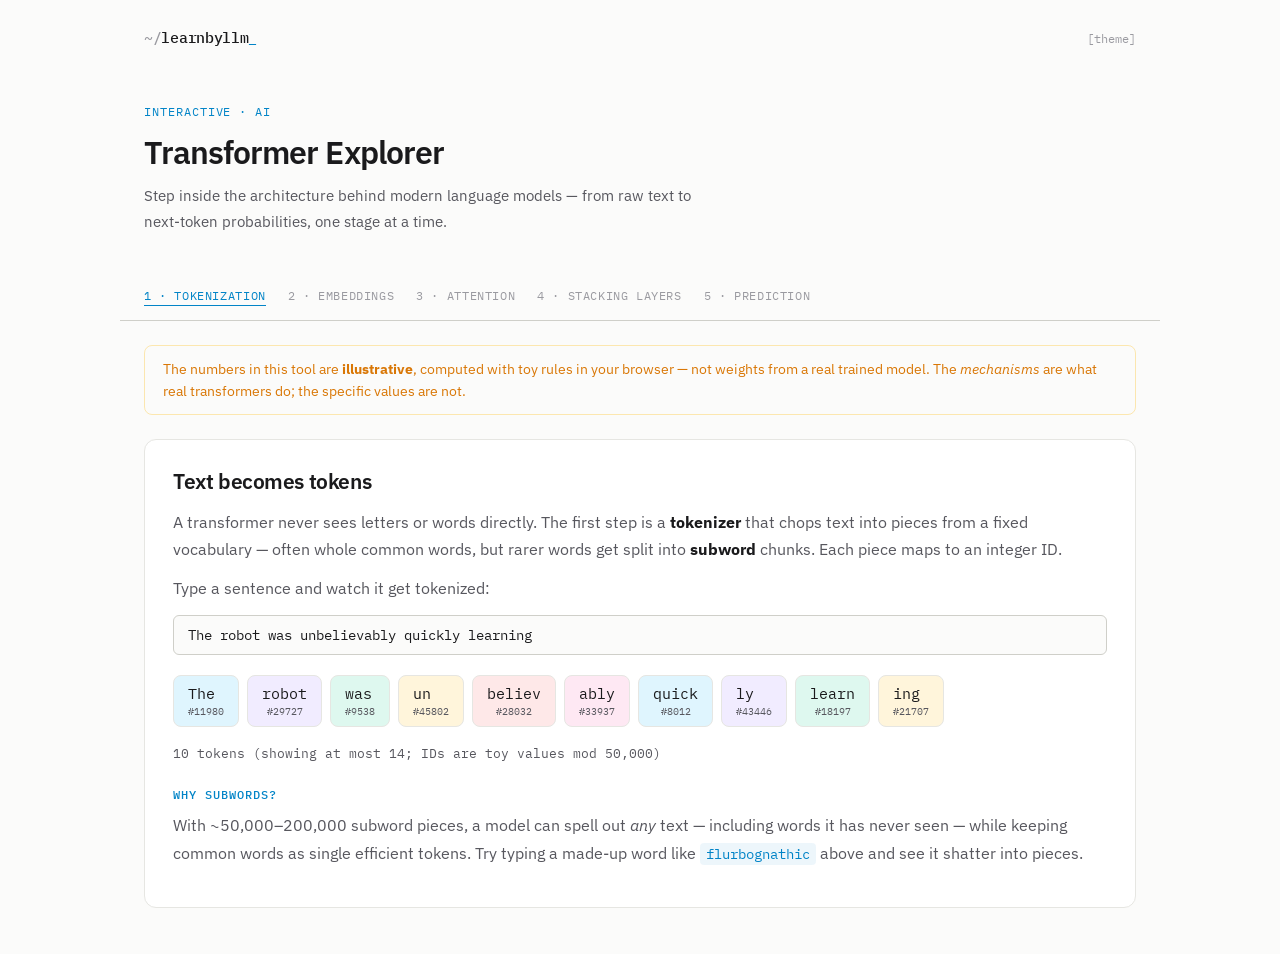
<file: tools/transformer-explorer.html>
<!DOCTYPE html>
<html lang="en">
<head>
    <meta charset="UTF-8">
    <meta name="viewport" content="width=device-width, initial-scale=1.0">
    <title>Transformer Explorer - Interactive Guide</title>
    <meta name="description" content="Step inside a transformer — tokenization, embeddings, attention, and next-token prediction, visualized interactively.">
    <meta property="og:title" content="Transformer Explorer">
    <meta property="og:description" content="Step inside a transformer — tokenization, embeddings, attention, and next-token prediction, visualized interactively.">
    <meta property="og:type" content="website">
    <meta property="og:url" content="https://learnbyllm.github.io/tools/transformer-explorer.html">
    <meta property="og:image" content="https://learnbyllm.github.io/assets/og-image.png">
    <meta name="twitter:card" content="summary_large_image">
    <link rel="icon" type="image/svg+xml" href="../assets/favicon.svg">
    <link rel="preconnect" href="https://fonts.googleapis.com">
    <link rel="preconnect" href="https://fonts.gstatic.com" crossorigin>
    <link href="https://fonts.googleapis.com/css2?family=IBM+Plex+Mono:wght@400;500&family=IBM+Plex+Sans:wght@400;500;600&display=swap" rel="stylesheet">
    <link rel="stylesheet" href="../assets/tool-theme.css">
    <script src="../assets/theme.js"></script>
    <style>
        .container {
            max-width: 1040px;
            margin: 0 auto;
            padding: 24px;
        }

        .section {
            display: none;
            animation: fadeIn 0.4s ease;
        }

        .section.active {
            display: block;
        }

        @keyframes fadeIn {
            from { opacity: 0; transform: translateY(12px); }
            to { opacity: 1; transform: translateY(0); }
        }

        .disclaimer {
            border: 1px solid rgba(251, 191, 36, 0.35);
            border-radius: 8px;
            padding: 12px 18px;
            color: var(--warn);
            font-size: 0.86rem;
            line-height: 1.6;
            margin-bottom: 24px;
        }

        .disclaimer strong, .disclaimer em {
            color: inherit;
        }

        .token-row {
            display: flex;
            flex-wrap: wrap;
            gap: 8px;
            margin-bottom: 15px;
        }

        .token-chip {
            padding: 8px 14px;
            border-radius: 8px;
            font-family: 'IBM Plex Mono', monospace;
            font-size: 0.92rem;
            color: var(--text);
            border: 1px solid var(--border);
            cursor: default;
            transition: all 0.2s ease;
        }

        .token-chip .token-id {
            display: block;
            font-size: 0.64rem;
            color: var(--text-secondary);
            margin-top: 2px;
            text-align: center;
        }

        .token-chip.clickable { cursor: pointer; }
        .token-chip.selected {
            border-color: var(--accent);
            outline: 1px solid var(--accent);
        }

        .hint {
            color: var(--text-tertiary);
            font-size: 0.84rem;
            font-family: 'IBM Plex Mono', monospace;
        }

        .embedding-grid {
            display: flex;
            flex-direction: column;
            gap: 6px;
            overflow-x: auto;
            padding-bottom: 8px;
        }

        .embedding-row {
            display: flex;
            align-items: center;
            gap: 10px;
        }

        .embedding-label {
            min-width: 90px;
            font-family: 'IBM Plex Mono', monospace;
            font-size: 0.82rem;
            color: var(--text-secondary);
            text-align: right;
        }

        .embedding-cells { display: flex; gap: 3px; }

        .embedding-cell {
            width: 22px;
            height: 22px;
            border-radius: 4px;
        }

        .scatter-box {
            position: relative;
            width: 100%;
            max-width: 560px;
            height: 380px;
            margin: 0 auto;
            background: var(--bg);
            border: 1px solid var(--border);
            border-radius: 10px;
        }

        .scatter-point {
            position: absolute;
            transform: translate(-50%, -50%);
            padding: 4px 10px;
            border-radius: 6px;
            font-family: 'IBM Plex Mono', monospace;
            font-size: 0.8rem;
            color: var(--text);
            white-space: nowrap;
        }

        .controls {
            display: flex;
            flex-wrap: wrap;
            gap: 10px;
            align-items: center;
            margin-bottom: 20px;
        }

        .head-btn {
            font-family: 'IBM Plex Mono', monospace;
            font-size: 0.76rem;
            text-transform: uppercase;
            letter-spacing: 0.03em;
            padding: 8px 16px;
            border: 1px solid var(--border-strong);
            border-radius: 6px;
            background: var(--bg-elevated);
            color: var(--text-secondary);
            cursor: pointer;
            transition: all 0.15s ease;
        }

        .head-btn:hover { color: var(--text); }

        .head-btn.active {
            background: var(--accent-soft);
            border-color: var(--accent);
            color: var(--accent);
        }

        .attn-matrix {
            border-collapse: collapse;
            margin: 0 auto;
        }

        .attn-matrix th {
            font-family: 'IBM Plex Mono', monospace;
            font-size: 0.72rem;
            color: var(--text-tertiary);
            padding: 4px 6px;
            font-weight: normal;
            max-width: 70px;
            overflow: hidden;
            text-overflow: ellipsis;
        }

        .attn-matrix th.row-label { text-align: right; }

        .attn-matrix td {
            width: 38px;
            height: 38px;
            border: 1px solid var(--border);
            text-align: center;
            font-family: 'IBM Plex Mono', monospace;
            font-size: 0.6rem;
            color: var(--text);
        }

        .matrix-scroll { overflow-x: auto; padding-bottom: 10px; }

        .slider-row {
            display: flex;
            align-items: center;
            gap: 15px;
            margin: 18px 0;
        }

        .slider-row label {
            color: var(--text-secondary);
            min-width: 130px;
            font-size: 0.9rem;
        }

        .slider-row input[type="range"] { flex: 1; }

        .slider-value {
            min-width: 50px;
            font-family: 'IBM Plex Mono', monospace;
            color: var(--accent);
            font-weight: 500;
        }

        .prob-bars { display: flex; flex-direction: column; gap: 10px; }

        .prob-bar-row {
            display: flex;
            align-items: center;
            gap: 12px;
        }

        .prob-token {
            min-width: 90px;
            text-align: right;
            font-family: 'IBM Plex Mono', monospace;
            font-size: 0.85rem;
            color: var(--text-secondary);
        }

        .prob-track {
            flex: 1;
            height: 26px;
            background: var(--bg);
            border: 1px solid var(--border);
            border-radius: 6px;
            overflow: hidden;
        }

        .prob-fill {
            height: 100%;
            background: var(--accent);
            transition: width 0.4s ease;
            display: flex;
            align-items: center;
            justify-content: flex-end;
            padding-right: 8px;
            font-family: 'IBM Plex Mono', monospace;
            font-size: 0.7rem;
            font-weight: 500;
            color: var(--bg);
            min-width: 2px;
        }

        .generated-text {
            font-family: 'IBM Plex Mono', monospace;
            font-size: 1rem;
            line-height: 1.8;
            background: var(--bg);
            border: 1px solid var(--border);
            border-radius: 10px;
            padding: 20px;
            margin-top: 15px;
            min-height: 60px;
        }

        .generated-text .new-token {
            color: var(--accent);
            background: var(--accent-soft);
            border-radius: 4px;
            padding: 1px 3px;
        }

        .pipeline {
            display: flex;
            flex-direction: column;
            align-items: center;
            gap: 0;
            margin: 25px 0;
        }

        .pipeline-stage {
            width: 100%;
            max-width: 520px;
            padding: 16px 22px;
            border-radius: 10px;
            border: 1px solid var(--border);
            background: var(--bg);
            text-align: center;
        }

        .pipeline-stage strong { display: block; margin-bottom: 4px; color: var(--text); }
        .pipeline-stage span { color: var(--text-tertiary); font-size: 0.84rem; }

        .pipeline-stage.highlight {
            border-color: var(--accent);
            background: var(--accent-soft);
        }

        .pipeline-arrow {
            color: var(--text-tertiary);
            font-size: 1.2rem;
            padding: 6px 0;
        }

        .layer-stack-note {
            font-family: 'IBM Plex Mono', monospace;
            font-size: 0.78rem;
            color: var(--accent);
            padding: 6px 0;
        }

        @media (max-width: 600px) {
            .container { padding: 16px; }
            .card { padding: 20px; }
            .embedding-label, .prob-token { min-width: 70px; font-size: 0.72rem; }
        }
    </style>
</head>
<body>
    <nav class="site-topbar">
        <a href="../index.html" class="wordmark">learnbyllm</a>
        <button class="theme-toggle" id="themeToggle" aria-label="Toggle theme">[theme]</button>
    </nav>

    <header class="tool-header">
        <p class="tool-kicker">interactive · ai</p>
        <h1>Transformer Explorer</h1>
        <p class="tool-sub">Step inside the architecture behind modern language models — from raw text
            to next-token probabilities, one stage at a time.</p>
    </header>

    <div class="nav-tabs">
        <button class="nav-tab active" data-section="tokens">1 · Tokenization</button>
        <button class="nav-tab" data-section="embeddings">2 · Embeddings</button>
        <button class="nav-tab" data-section="attention">3 · Attention</button>
        <button class="nav-tab" data-section="layers">4 · Stacking Layers</button>
        <button class="nav-tab" data-section="prediction">5 · Prediction</button>
    </div>

    <div class="container">
        <div class="disclaimer">
            The numbers in this tool are <strong>illustrative</strong>, computed with toy rules in your browser —
            not weights from a real trained model. The <em>mechanisms</em> are what real transformers do; the
            specific values are not.
        </div>

        <!-- ============ 1. TOKENIZATION ============ -->
        <div class="section active" id="section-tokens">
            <div class="card">
                <h2>Text becomes tokens</h2>
                <p>A transformer never sees letters or words directly. The first step is a <strong>tokenizer</strong>
                that chops text into pieces from a fixed vocabulary — often whole common words, but rarer words get
                split into <strong>subword</strong> chunks. Each piece maps to an integer ID.</p>
                <p>Type a sentence and watch it get tokenized:</p>
                <input type="text" class="text-input" id="tokenInput" style="width: 100%; margin-bottom: 20px;"
                       value="The robot was unbelievably quickly learning" autocomplete="off">
                <div class="token-row" id="tokenOutput"></div>
                <p id="tokenCount" class="hint"></p>
                <h3>Why subwords?</h3>
                <p>With ~50,000–200,000 subword pieces, a model can spell out <em>any</em> text — including words it
                has never seen — while keeping common words as single efficient tokens. Try typing a made-up word like
                <code>flurbognathic</code> above and see it shatter into pieces.</p>
            </div>
        </div>

        <!-- ============ 2. EMBEDDINGS ============ -->
        <div class="section" id="section-embeddings">
            <div class="card">
                <h2>Tokens become vectors</h2>
                <p>Each token ID looks up a row in a giant <strong>embedding table</strong>: a list of numbers
                (real models use 1,000–20,000 dimensions; we show 16). These numbers are <em>learned</em> during
                training so that tokens used in similar ways end up with similar vectors.</p>
                <p>Here are the (toy) embedding vectors for your sentence — each colored cell is one dimension,
                blue = negative, pink = positive:</p>
                <div class="embedding-grid" id="embeddingGrid"></div>
            </div>
            <div class="card">
                <h2>Meaning becomes geometry</h2>
                <p>Because embeddings are learned from how words are <em>used</em>, related words cluster together.
                Below is a (hand-drawn, illustrative) 2D map of what embedding space looks like — in a real model
                this structure lives in thousands of dimensions:</p>
                <div class="scatter-box" id="scatterBox"></div>
                <p style="margin-top: 15px;">Famous result: directions can carry meaning. The arrow from
                <code>man</code> to <code>woman</code> is roughly the same as from <code>king</code> to
                <code>queen</code> — the model learned a "gender direction" without anyone programming it.</p>
            </div>
        </div>

        <!-- ============ 3. ATTENTION ============ -->
        <div class="section" id="section-attention">
            <div class="card">
                <h2>Attention: tokens look at each other</h2>
                <p>This is the transformer's superpower. For every token, <strong>attention</strong> computes a set
                of weights over all <em>previous</em> tokens: "how relevant is each earlier token to understanding me?"
                The token then blends in information from the tokens it attends to.</p>
                <p>Multiple <strong>attention heads</strong> run in parallel, each learning a different pattern.
                Pick a head, then <strong>click a token</strong> to see where it looks:</p>
                <div class="controls">
                    <button class="head-btn active" data-head="0">Head A: previous token</button>
                    <button class="head-btn" data-head="1">Head B: similar tokens</button>
                    <button class="head-btn" data-head="2">Head C: sentence start</button>
                </div>
                <div class="token-row" id="attnTokens"></div>
                <h3>Full attention matrix</h3>
                <p>Each row shows one token's attention over all tokens before it (rows sum to 100%). The upper-right
                triangle is empty because a token can't look at the <em>future</em> — that's the
                <strong>causal mask</strong>.</p>
                <div class="matrix-scroll">
                    <table class="attn-matrix" id="attnMatrix"></table>
                </div>
                <p class="hint" style="margin-top: 15px;">
                    sentence comes from the tokenization tab — change it there and come back</p>
            </div>
        </div>

        <!-- ============ 4. LAYERS ============ -->
        <div class="section" id="section-layers">
            <div class="card">
                <h2>One layer is simple. Stack dozens.</h2>
                <p>A transformer <strong>layer</strong> is just two steps: attention (tokens exchange information)
                followed by a small neural network called an <strong>MLP</strong> applied to each token separately
                (each token "thinks about" what it just gathered). That block is repeated dozens of times:</p>
                <div class="pipeline">
                    <div class="pipeline-stage"><strong>Input tokens</strong><span>"The robot was learning…"</span></div>
                    <div class="pipeline-arrow">↓</div>
                    <div class="pipeline-stage"><strong>Embeddings + positions</strong><span>each token → vector, plus "where am I in the sentence"</span></div>
                    <div class="pipeline-arrow">↓</div>
                    <div class="pipeline-stage highlight"><strong>Attention</strong><span>tokens look at earlier tokens and blend information</span></div>
                    <div class="pipeline-arrow">↓</div>
                    <div class="pipeline-stage highlight"><strong>MLP</strong><span>each token processes what it gathered</span></div>
                    <div class="pipeline-arrow layer-stack-note">↻ repeat this block 30–100+ times</div>
                    <div class="pipeline-stage"><strong>Output layer</strong><span>final vector → score for every token in the vocabulary</span></div>
                    <div class="pipeline-arrow">↓</div>
                    <div class="pipeline-stage"><strong>Probabilities</strong><span>softmax turns scores into a probability for each next token</span></div>
                </div>
                <h3>Why does depth matter?</h3>
                <p>Early layers tend to capture grammar and local structure; middle layers build up facts and
                relationships; late layers shape the final prediction. Each layer refines every token's vector using
                context gathered by the layer before — so by the top of the stack, the vector for
                <code>bank</code> in "river bank" is very different from <code>bank</code> in "bank account".</p>
            </div>
        </div>

        <!-- ============ 5. PREDICTION ============ -->
        <div class="section" id="section-prediction">
            <div class="card">
                <h2>It all ends in one humble task</h2>
                <p>After all that machinery, the model outputs a <strong>probability for every token in its
                vocabulary</strong> being next. That's it. Text generation is just: predict, pick one, append, repeat.</p>
                <p>Here's a toy distribution for the prompt
                <code id="promptDisplay">The cat sat on the</code>:</p>
                <div class="slider-row">
                    <label for="tempSlider">Temperature</label>
                    <input type="range" id="tempSlider" min="0.1" max="2" step="0.1" value="1">
                    <span class="slider-value" id="tempValue">1.0</span>
                </div>
                <div class="prob-bars" id="probBars"></div>
                <h3>What temperature does</h3>
                <p><strong>Low temperature</strong> (←) sharpens the distribution — the model almost always picks the
                top choice. Predictable, sometimes repetitive. <strong>High temperature</strong> (→) flattens it —
                unlikely tokens get a real chance. Creative, sometimes incoherent.</p>
                <h3>Try sampling</h3>
                <p>Click to sample the next token from the distribution above, append it, and predict again:</p>
                <button class="action-btn" id="sampleBtn">Sample next token</button>
                <button class="btn-secondary" id="resetBtn" style="margin-left: 8px;">Reset</button>
                <div class="generated-text" id="generatedText"></div>
            </div>
        </div>
    </div>

    <script>
        // ---------- shared helpers ----------

        // Deterministic hash so the same token always gets the same "embedding"
        function hashString(str) {
            let h = 2166136261;
            for (let i = 0; i < str.length; i++) {
                h ^= str.charCodeAt(i);
                h = Math.imul(h, 16777619);
            }
            return h >>> 0;
        }

        function seededValue(seed, i) {
            const x = Math.sin(seed * 374761 + i * 668265) * 43758.5453;
            return (x - Math.floor(x)) * 2 - 1; // -1..1
        }

        function embeddingFor(token, dims = 16) {
            const seed = hashString(token.toLowerCase());
            return Array.from({ length: dims }, (_, i) => seededValue(seed, i));
        }

        // Transparent tints readable on both light and dark backgrounds
        const TOKEN_COLORS = [
            'rgba(56, 189, 248, 0.16)', 'rgba(167, 139, 250, 0.16)', 'rgba(52, 211, 153, 0.16)',
            'rgba(251, 191, 36, 0.16)', 'rgba(248, 113, 113, 0.16)', 'rgba(244, 114, 182, 0.16)'
        ];

        // Toy subword tokenizer: common short words stay whole, longer words
        // split on a small set of prefixes/suffixes, remainder chunked.
        const PREFIXES = ['un', 'in', 're', 'pre', 'dis', 'over', 'under', 'mis', 'sub', 'inter'];
        const SUFFIXES = ['ingly', 'ably', 'ation', 'ness', 'ment', 'able', 'ible', 'ing', 'ion', 'ed', 'ly', 'er', 'est', 's'];

        function splitWord(word) {
            if (word.length <= 5) return [word];
            const parts = [];
            let core = word;
            for (const p of PREFIXES) {
                if (core.toLowerCase().startsWith(p) && core.length - p.length >= 3) {
                    parts.push(core.slice(0, p.length));
                    core = core.slice(p.length);
                    break;
                }
            }
            let suffix = null;
            for (const s of SUFFIXES) {
                if (core.toLowerCase().endsWith(s) && core.length - s.length >= 3) {
                    suffix = core.slice(core.length - s.length);
                    core = core.slice(0, core.length - s.length);
                    break;
                }
            }
            while (core.length > 6) {
                parts.push(core.slice(0, 4));
                core = core.slice(4);
            }
            if (core) parts.push(core);
            if (suffix) parts.push(suffix);
            return parts;
        }

        function tokenize(text) {
            const tokens = [];
            const words = text.match(/[A-Za-z]+|[0-9]+|[^\sA-Za-z0-9]/g) || [];
            for (const w of words) {
                if (/^[A-Za-z]+$/.test(w)) tokens.push(...splitWord(w));
                else tokens.push(w);
            }
            return tokens;
        }

        // ---------- tab navigation ----------
        document.querySelectorAll('.nav-tab').forEach(tab => {
            tab.addEventListener('click', () => {
                document.querySelectorAll('.nav-tab').forEach(t => t.classList.remove('active'));
                document.querySelectorAll('.section').forEach(s => s.classList.remove('active'));
                tab.classList.add('active');
                document.getElementById('section-' + tab.dataset.section).classList.add('active');
            });
        });

        // ---------- 1. tokenization ----------
        let currentTokens = [];

        function renderTokens() {
            const text = document.getElementById('tokenInput').value;
            currentTokens = tokenize(text).slice(0, 14); // keep attention matrix readable
            const out = document.getElementById('tokenOutput');
            out.innerHTML = currentTokens.map((t, i) => `
                <span class="token-chip" style="background: ${TOKEN_COLORS[i % TOKEN_COLORS.length]};">
                    ${t}<span class="token-id">#${hashString(t.toLowerCase()) % 50000}</span>
                </span>`).join('');
            document.getElementById('tokenCount').textContent =
                `${currentTokens.length} tokens (showing at most 14; IDs are toy values mod 50,000)`;
            renderEmbeddings();
            renderAttention();
        }

        document.getElementById('tokenInput').addEventListener('input', renderTokens);

        // ---------- 2. embeddings ----------
        function cellColor(v) {
            // blue (negative) -> pink (positive), mid-tones readable on both themes
            const t = (v + 1) / 2;
            const r = Math.round(56 + t * 188);
            const g = Math.round(140 - t * 40);
            const b = Math.round(248 - t * 70);
            return `rgb(${r}, ${g}, ${b})`;
        }

        function renderEmbeddings() {
            const grid = document.getElementById('embeddingGrid');
            grid.innerHTML = currentTokens.slice(0, 8).map(t => {
                const vec = embeddingFor(t);
                return `<div class="embedding-row">
                    <div class="embedding-label">${t}</div>
                    <div class="embedding-cells">
                        ${vec.map(v => `<div class="embedding-cell" title="${v.toFixed(2)}"
                            style="background: ${cellColor(v)};"></div>`).join('')}
                    </div>
                </div>`;
            }).join('');
        }

        // Hand-placed 2D "embedding space" map (illustrative).
        // Hues mark clusters; text/border colors come from the theme.
        const SCATTER = [
            { word: 'cat', x: 18, y: 22, c: '56, 189, 248' }, { word: 'dog', x: 28, y: 18, c: '56, 189, 248' },
            { word: 'puppy', x: 33, y: 26, c: '56, 189, 248' }, { word: 'kitten', x: 14, y: 30, c: '56, 189, 248' },
            { word: 'run', x: 70, y: 15, c: '244, 114, 182' }, { word: 'walk', x: 78, y: 20, c: '244, 114, 182' },
            { word: 'sprint', x: 66, y: 23, c: '244, 114, 182' },
            { word: 'man', x: 22, y: 68, c: '251, 191, 36' }, { word: 'woman', x: 38, y: 60, c: '251, 191, 36' },
            { word: 'king', x: 24, y: 86, c: '251, 191, 36' }, { word: 'queen', x: 40, y: 78, c: '251, 191, 36' },
            { word: 'paris', x: 76, y: 64, c: '52, 211, 153' }, { word: 'london', x: 84, y: 70, c: '52, 211, 153' },
            { word: 'tokyo', x: 70, y: 74, c: '52, 211, 153' }, { word: 'france', x: 80, y: 84, c: '52, 211, 153' },
        ];

        function renderScatter() {
            const box = document.getElementById('scatterBox');
            box.innerHTML = SCATTER.map(p => `
                <span class="scatter-point" style="left: ${p.x}%; top: ${p.y}%;
                    background: rgba(${p.c}, 0.14); border: 1px solid rgba(${p.c}, 0.55);">${p.word}</span>`).join('');
        }

        // ---------- 3. attention ----------
        let activeHead = 0;
        let selectedToken = null;

        function dot(a, b) { return a.reduce((s, v, i) => s + v * b[i], 0); }

        // Toy attention scores per head (causal: j <= i)
        function attentionScore(head, i, j, tokens) {
            if (head === 0) return j === i - 1 ? 4 : (j === i ? 1.5 : 0); // previous-token head
            if (head === 1) { // similarity head
                if (i === j) return 1.5;
                return Math.max(0, dot(embeddingFor(tokens[i]), embeddingFor(tokens[j]))) * 1.2 + 0.1;
            }
            return j === 0 ? 3 : (j === i ? 1 : 0.2); // start-of-sentence head
        }

        function attentionRow(head, i, tokens) {
            const scores = [];
            for (let j = 0; j <= i; j++) scores.push(attentionScore(head, i, j, tokens));
            const max = Math.max(...scores);
            const exps = scores.map(s => Math.exp(s - max));
            const sum = exps.reduce((a, b) => a + b, 0);
            return exps.map(e => e / sum);
        }

        function renderAttention() {
            const tokens = currentTokens;
            if (selectedToken === null || selectedToken >= tokens.length) {
                selectedToken = tokens.length - 1;
            }

            // token chips, highlighted by attention from the selected token
            const weights = tokens.length ? attentionRow(activeHead, selectedToken, tokens) : [];
            const chipRow = document.getElementById('attnTokens');
            chipRow.innerHTML = tokens.map((t, i) => {
                const w = i <= selectedToken ? weights[i] : 0;
                const tint = Math.min(0.5, w * 1.1);
                return `<span class="token-chip clickable${i === selectedToken ? ' selected' : ''}"
                    data-idx="${i}"
                    style="background: rgba(56, 189, 248, ${(0.04 + tint).toFixed(3)});
                           opacity: ${i > selectedToken ? 0.35 : 1};">
                    ${t}<span class="token-id">${i <= selectedToken ? (w * 100).toFixed(0) + '%' : '—'}</span>
                </span>`;
            }).join('');
            chipRow.querySelectorAll('.token-chip').forEach(chip => {
                chip.addEventListener('click', () => {
                    selectedToken = parseInt(chip.dataset.idx, 10);
                    renderAttention();
                });
            });

            // full matrix
            const table = document.getElementById('attnMatrix');
            let html = '<tr><th></th>' + tokens.map(t => `<th>${t}</th>`).join('') + '</tr>';
            for (let i = 0; i < tokens.length; i++) {
                const row = attentionRow(activeHead, i, tokens);
                html += `<tr><th class="row-label">${tokens[i]}</th>`;
                for (let j = 0; j < tokens.length; j++) {
                    if (j > i) { html += '<td style="background: transparent; border-color: transparent;"></td>'; continue; }
                    const w = row[j];
                    html += `<td style="background: rgba(56, 189, 248, ${(w * 0.75).toFixed(3)});"
                        title="${tokens[i]} → ${tokens[j]}: ${(w * 100).toFixed(1)}%">${(w * 100).toFixed(0)}</td>`;
                }
                html += '</tr>';
            }
            table.innerHTML = html;
        }

        document.querySelectorAll('.head-btn').forEach(btn => {
            btn.addEventListener('click', () => {
                document.querySelectorAll('.head-btn').forEach(b => b.classList.remove('active'));
                btn.classList.add('active');
                activeHead = parseInt(btn.dataset.head, 10);
                renderAttention();
            });
        });

        // ---------- 5. next-token prediction ----------
        // Toy language model: tiny lookup of context -> next-token logits
        const TOY_LM = {
            'the': [['cat', 3.2], ['mat', 2.1], ['sofa', 1.8], ['floor', 1.6], ['moon', 0.4]],
            'cat': [['sat', 3.0], ['slept', 2.4], ['jumped', 1.9], ['purred', 1.5], ['vanished', 0.3]],
            'sat': [['on', 3.5], ['down', 2.0], ['quietly', 1.2], ['there', 1.0], ['majestically', 0.4]],
            'on': [['the', 3.8], ['a', 2.2], ['top', 1.0], ['its', 0.8], ['nothing', 0.2]],
            'mat': [['.', 3.0], ['and', 2.0], ['again', 1.4], ['happily', 1.0], ['forever', 0.4]],
            'sofa': [['.', 3.0], ['and', 2.0], ['again', 1.3], ['contentedly', 0.9], ['upside-down', 0.3]],
            'floor': [['.', 3.0], ['and', 1.9], ['nearby', 1.2], ['silently', 0.8], ['dramatically', 0.4]],
            'moon': [['.', 2.8], ['somehow', 1.8], ['and', 1.4], ['gracefully', 0.8], ['allegedly', 0.5]],
            '_default': [['the', 2.5], ['and', 2.0], ['.', 1.8], ['it', 1.2], ['quietly', 0.6]],
        };

        let genTokens = ['The', 'cat', 'sat', 'on', 'the'];

        function currentDistribution() {
            const last = genTokens[genTokens.length - 1].toLowerCase().replace(/[^a-z.-]/g, '');
            const entry = TOY_LM[last] || TOY_LM['_default'];
            const temp = parseFloat(document.getElementById('tempSlider').value);
            const exps = entry.map(([, logit]) => Math.exp(logit / temp));
            const sum = exps.reduce((a, b) => a + b, 0);
            return entry.map(([tok], i) => [tok, exps[i] / sum]);
        }

        function renderPrediction() {
            document.getElementById('tempValue').textContent =
                parseFloat(document.getElementById('tempSlider').value).toFixed(1);
            document.getElementById('promptDisplay').textContent = genTokens.join(' ');
            const dist = currentDistribution();
            document.getElementById('probBars').innerHTML = dist.map(([tok, p]) => `
                <div class="prob-bar-row">
                    <div class="prob-token">${tok}</div>
                    <div class="prob-track">
                        <div class="prob-fill" style="width: ${(p * 100).toFixed(1)}%;">${(p * 100).toFixed(1)}%</div>
                    </div>
                </div>`).join('');
        }

        function renderGenerated(newCount) {
            const el = document.getElementById('generatedText');
            el.innerHTML = genTokens.map((t, i) =>
                i >= genTokens.length - newCount
                    ? `<span class="new-token">${t}</span>` : t
            ).join(' ');
        }

        let sampledCount = 0;

        document.getElementById('sampleBtn').addEventListener('click', () => {
            const dist = currentDistribution();
            let r = Math.random();
            let pick = dist[dist.length - 1][0];
            for (const [tok, p] of dist) {
                if (r < p) { pick = tok; break; }
                r -= p;
            }
            genTokens.push(pick);
            sampledCount++;
            renderGenerated(sampledCount);
            renderPrediction();
        });

        document.getElementById('resetBtn').addEventListener('click', () => {
            genTokens = ['The', 'cat', 'sat', 'on', 'the'];
            sampledCount = 0;
            renderGenerated(0);
            renderPrediction();
        });

        document.getElementById('tempSlider').addEventListener('input', renderPrediction);

        // ---------- init ----------
        renderTokens();
        renderScatter();
        renderPrediction();
        renderGenerated(0);
    </script>
</body>
</html>
</file>
<file: assets/tool-theme.css>
/* LearnbyLLM shared design system for tool pages.
   Pages keep their own component styles but must use these variables
   for all colors and the shared topbar/header patterns below. */

:root,
[data-theme="dark"] {
  --bg: #0a0a0c;
  --bg-elevated: #121216;
  --bg-hover: #18181c;
  --border: #232329;
  --border-strong: #3a3a42;
  --text: #ededf0;
  --text-secondary: #9b9ba4;
  --text-tertiary: #62626c;
  --accent: #38bdf8;
  --accent-soft: rgba(56, 189, 248, 0.09);
  --ok: #34d399;
  --warn: #fbbf24;
  --bad: #f87171;
}

[data-theme="light"] {
  --bg: #fbfbfa;
  --bg-elevated: #ffffff;
  --bg-hover: #f3f3f1;
  --border: #e6e6e2;
  --border-strong: #cfcfc9;
  --text: #1a1a1c;
  --text-secondary: #57575e;
  --text-tertiary: #9a9aa0;
  --accent: #0284c7;
  --accent-soft: rgba(2, 132, 199, 0.07);
  --ok: #059669;
  --warn: #d97706;
  --bad: #dc2626;
}

* {
  margin: 0;
  padding: 0;
  box-sizing: border-box;
}

::selection {
  background: var(--accent);
  color: var(--bg);
}

body {
  font-family: 'IBM Plex Sans', -apple-system, BlinkMacSystemFont, 'Segoe UI', sans-serif;
  background: var(--bg);
  color: var(--text);
  min-height: 100vh;
  transition: background 0.25s ease, color 0.25s ease;
  -webkit-font-smoothing: antialiased;
}

.mono {
  font-family: 'IBM Plex Mono', 'Consolas', monospace;
}

/* ---------- shared topbar ---------- */
.site-topbar {
  display: flex;
  align-items: baseline;
  justify-content: space-between;
  padding: 26px 24px;
  max-width: 1040px;
  margin: 0 auto;
}

.wordmark {
  font-family: 'IBM Plex Mono', monospace;
  font-size: 0.92rem;
  font-weight: 500;
  color: var(--text);
  text-decoration: none;
  letter-spacing: -0.02em;
}

.wordmark::before {
  content: '~/';
  color: var(--text-tertiary);
}

.wordmark::after {
  content: '_';
  color: var(--accent);
  animation: wordmark-blink 1.2s steps(1) infinite;
}

@keyframes wordmark-blink {
  50% { opacity: 0; }
}

.theme-toggle {
  font-family: 'IBM Plex Mono', monospace;
  font-size: 0.78rem;
  border: none;
  background: none;
  color: var(--text-tertiary);
  cursor: pointer;
  padding: 4px 0;
  transition: color 0.15s ease;
}

.theme-toggle:hover {
  color: var(--accent);
}

/* ---------- shared tool header ---------- */
.tool-header {
  max-width: 1040px;
  margin: 0 auto;
  padding: 28px 24px 40px;
}

.tool-kicker {
  font-family: 'IBM Plex Mono', monospace;
  font-size: 0.74rem;
  text-transform: uppercase;
  letter-spacing: 0.08em;
  color: var(--accent);
  margin-bottom: 14px;
}

.tool-header h1 {
  font-size: 2rem;
  font-weight: 600;
  letter-spacing: -0.03em;
  line-height: 1.2;
  margin-bottom: 12px;
  max-width: 640px;
}

.tool-header .tool-sub {
  color: var(--text-secondary);
  font-size: 0.96rem;
  line-height: 1.65;
  max-width: 560px;
}

/* ---------- shared tab navigation ---------- */
.nav-tabs {
  display: flex;
  flex-wrap: wrap;
  gap: 22px;
  padding: 0 24px 14px;
  max-width: 1040px;
  margin: 0 auto;
  border-bottom: 1px solid var(--border-strong);
  position: sticky;
  top: 0;
  z-index: 100;
  background: var(--bg);
  padding-top: 12px;
}

.nav-tab {
  font-family: 'IBM Plex Mono', monospace;
  font-size: 0.76rem;
  text-transform: uppercase;
  letter-spacing: 0.05em;
  border: none;
  background: none;
  color: var(--text-tertiary);
  cursor: pointer;
  padding: 2px 0;
  border-bottom: 1px solid transparent;
  transition: color 0.15s ease;
}

.nav-tab:hover {
  color: var(--text);
}

.nav-tab.active {
  color: var(--accent);
  border-bottom-color: var(--accent);
}

/* ---------- shared card ---------- */
.card {
  background: var(--bg-elevated);
  border: 1px solid var(--border);
  border-radius: 12px;
  padding: 28px;
  margin-bottom: 22px;
}

.card h2 {
  font-size: 1.3rem;
  font-weight: 600;
  letter-spacing: -0.02em;
  margin-bottom: 14px;
}

.card h3 {
  font-family: 'IBM Plex Mono', monospace;
  font-size: 0.78rem;
  font-weight: 500;
  text-transform: uppercase;
  letter-spacing: 0.08em;
  color: var(--accent);
  margin: 22px 0 10px;
}

.card p {
  color: var(--text-secondary);
  line-height: 1.7;
  margin-bottom: 12px;
}

.card strong {
  color: var(--text);
}

.card code {
  font-family: 'IBM Plex Mono', monospace;
  background: var(--accent-soft);
  border-radius: 4px;
  padding: 2px 6px;
  font-size: 0.88em;
  color: var(--accent);
}

/* ---------- shared buttons ---------- */
.btn,
.btn-primary,
.btn-secondary,
.btn-danger,
.action-btn {
  font-family: 'IBM Plex Mono', monospace;
  font-size: 0.78rem;
  text-transform: uppercase;
  letter-spacing: 0.04em;
  padding: 9px 18px;
  border-radius: 6px;
  border: 1px solid var(--border-strong);
  background: var(--bg-elevated);
  color: var(--text-secondary);
  cursor: pointer;
  transition: all 0.15s ease;
}

.btn:hover,
.btn-secondary:hover {
  color: var(--text);
  border-color: var(--text-tertiary);
}

.btn-primary,
.action-btn {
  background: var(--accent-soft);
  border-color: var(--accent);
  color: var(--accent);
}

.btn-primary:hover,
.action-btn:hover {
  background: var(--accent);
  color: var(--bg);
}

.btn-danger {
  border-color: var(--bad);
  color: var(--bad);
  background: transparent;
}

.btn-danger:hover {
  background: var(--bad);
  color: var(--bg);
}

/* ---------- shared inputs ---------- */
.text-input,
input[type="text"].themed,
select.themed {
  font-family: 'IBM Plex Mono', monospace;
  font-size: 0.88rem;
  padding: 10px 14px;
  border: 1px solid var(--border-strong);
  border-radius: 6px;
  background: var(--bg);
  color: var(--text);
  outline: none;
  transition: border-color 0.15s ease;
}

.text-input:focus,
input[type="text"].themed:focus {
  border-color: var(--accent);
}

input[type="range"] {
  accent-color: var(--accent);
}
</file>
